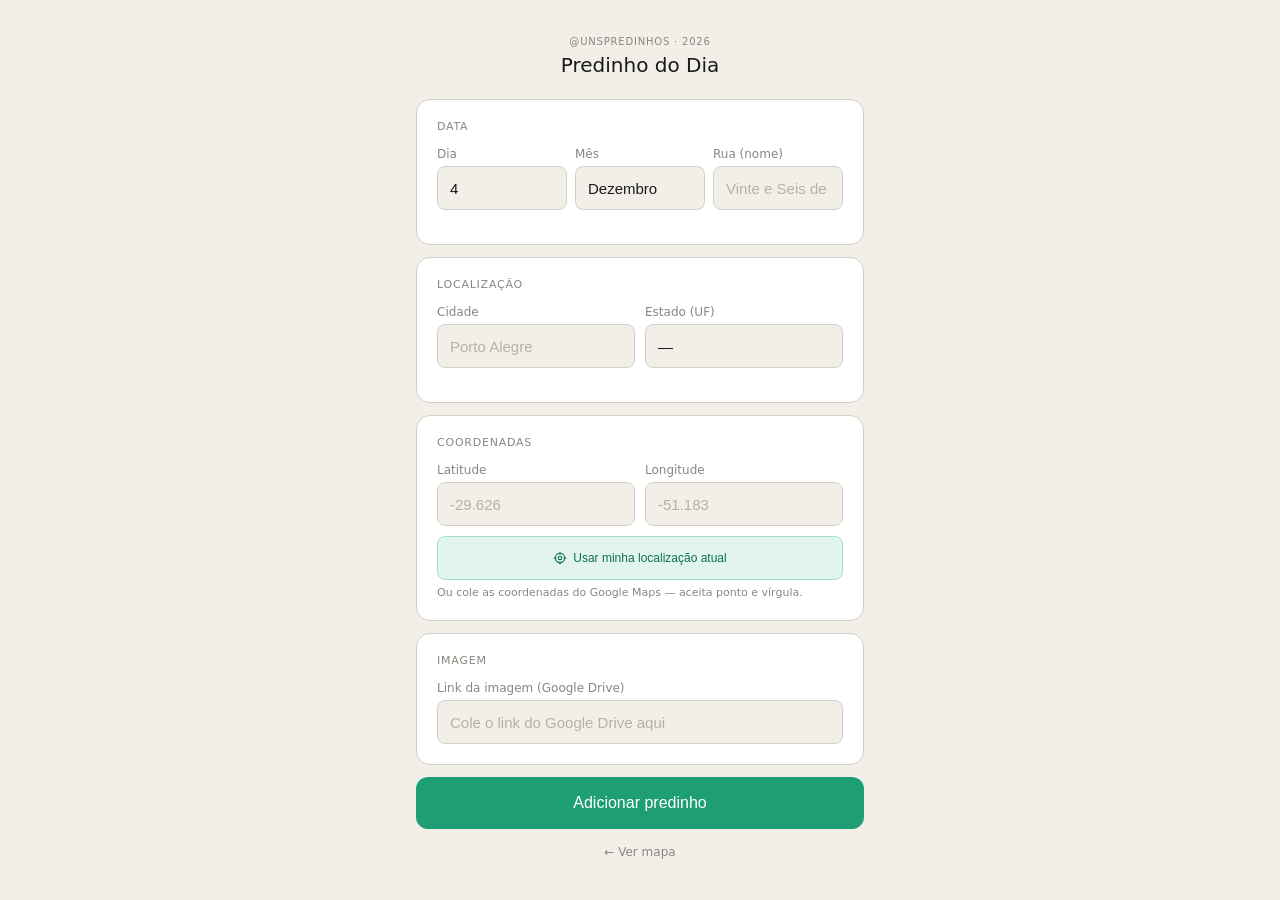
<file: adicionar/index.html>
<!DOCTYPE html>
<html lang="pt-BR">
<head>
<meta charset="UTF-8">
<meta name="viewport" content="width=device-width, initial-scale=1.0, maximum-scale=1.0">
<title>Adicionar Predinho</title>
<style>
*{box-sizing:border-box;margin:0;padding:0}
body{font-family:system-ui,sans-serif;background:#f1efe8;color:#1a1a18;min-height:100vh}
@media(prefers-color-scheme:dark){body{background:#1a1a18;color:#e8e6df}}

#wrap{max-width:480px;margin:0 auto;padding:16px}

#header{text-align:center;padding:20px 0 18px;margin-bottom:4px}
#header .tag{font-size:10px;letter-spacing:0.08em;color:#888780;text-transform:uppercase;margin-bottom:6px}
#header h1{font-size:20px;font-weight:500;color:#1a1a18}
@media(prefers-color-scheme:dark){#header h1{color:#e8e6df}}

.card{background:#fff;border-radius:14px;padding:20px;margin-bottom:12px;border:0.5px solid #d3d1c7}
@media(prefers-color-scheme:dark){.card{background:#2c2c2a;border-color:#3d3d3a}}

.card-title{font-size:11px;font-weight:500;color:#888780;letter-spacing:0.07em;text-transform:uppercase;margin-bottom:14px}

.field{margin-bottom:14px}
.field:last-child{margin-bottom:0}
label{display:block;font-size:12px;color:#888780;margin-bottom:5px}
input,select{
  width:100%;
  height:44px;
  padding:0 12px;
  font-size:15px;
  color:#1a1a18;
  background:#f1efe8;
  border:0.5px solid #d3d1c7;
  border-radius:8px;
  outline:none;
  transition:border-color .15s,background .15s;
  -webkit-appearance:none;
}
@media(prefers-color-scheme:dark){
  input,select{background:#1a1a18;color:#e8e6df;border-color:#3d3d3a}
}
input:focus,select:focus{border-color:#5DCAA5;background:#fff}
@media(prefers-color-scheme:dark){input:focus,select:focus{background:#2c2c2a}}
input::placeholder{color:#b4b2a9}

.row{display:grid;grid-template-columns:1fr 1fr;gap:10px}
.row3{display:grid;grid-template-columns:1fr 1fr 1fr;gap:8px}

.coords-wrap{display:grid;grid-template-columns:1fr 1fr;gap:10px;align-items:end}
.coords-btn{
  height:44px;
  background:#E1F5EE;
  color:#0F6E56;
  border:0.5px solid #9FE1CB;
  border-radius:8px;
  font-size:12px;
  font-weight:500;
  cursor:pointer;
  display:flex;
  align-items:center;
  justify-content:center;
  gap:6px;
  white-space:nowrap;
  transition:opacity .15s;
}
.coords-btn:active{opacity:.8}
.coords-hint{font-size:11px;color:#888780;margin-top:5px;line-height:1.4}

.region-badge{display:inline-flex;align-items:center;gap:5px;font-size:12px;font-weight:500;padding:5px 10px;border-radius:12px;margin-top:8px;transition:all .2s}

#submit-btn{
  width:100%;
  height:52px;
  background:#1D9E75;
  color:#fff;
  border:none;
  border-radius:12px;
  font-size:16px;
  font-weight:500;
  cursor:pointer;
  transition:opacity .15s,transform .1s;
  margin-top:4px;
  display:flex;
  align-items:center;
  justify-content:center;
  gap:8px;
}
#submit-btn:active{opacity:.85;transform:scale(.98)}
#submit-btn:disabled{background:#d3d1c7;cursor:default;transform:none}

#feedback{
  margin-top:12px;
  padding:14px 16px;
  border-radius:10px;
  font-size:13px;
  line-height:1.5;
  display:none;
  text-align:center;
}
#feedback.ok{background:#F0FBF6;color:#0F6E56}
#feedback.err{background:#FEF2F2;color:#A32D2D}

.back-link{display:block;text-align:center;margin-top:16px;font-size:12px;color:#888780;text-decoration:none}
.back-link:hover{color:#1a1a18}
@media(prefers-color-scheme:dark){.back-link:hover{color:#e8e6df}}

@keyframes spin{to{transform:rotate(360deg)}}
.spinner{width:18px;height:18px;border:2.5px solid rgba(255,255,255,.4);border-top-color:#fff;border-radius:50%;animation:spin .7s linear infinite;flex-shrink:0;display:none}
</style>
</head>
<body>
<div id="wrap">

<script>
const SHEET_URL='https://script.google.com/macros/s/AKfycbzTnhTf2CH2Q6nVnla3YgJC-1mx7I804AsKIhASMYsCZrgWZwfyjAnZS-oIKu4xQnbXSg/exec';
const REGIOES={
  RS:'Sul',SC:'Sul',PR:'Sul',
  SP:'Sudeste',RJ:'Sudeste',MG:'Sudeste',ES:'Sudeste',
  BA:'Nordeste',PE:'Nordeste',CE:'Nordeste',MA:'Nordeste',
  RN:'Nordeste',PB:'Nordeste',AL:'Nordeste',SE:'Nordeste',PI:'Nordeste',
  MS:'Centro Oeste',MT:'Centro Oeste',GO:'Centro Oeste',DF:'Centro Oeste',
  PA:'Norte',AM:'Norte',AC:'Norte',RO:'Norte',RR:'Norte',AP:'Norte',TO:'Norte'
};
const RC_BG  ={Sul:'#E1F5EE',Sudeste:'#E6F1FB',Nordeste:'#FAECE7','Centro Oeste':'#FAEEDA',Norte:'#EEEDFE'};
const RC_TEXT={Sul:'#0F6E56',Sudeste:'#185FA5',Nordeste:'#993C1D','Centro Oeste':'#854F0B',Norte:'#534AB7'};
const RC_BOR ={Sul:'#9FE1CB',Sudeste:'#B5D4F4',Nordeste:'#F5C4B3','Centro Oeste':'#FAC775',Norte:'#CECBF6'};
</script>

<div id="header">
  <div class="tag">@unspredinhos · 2026</div>
  <h1>Predinho do Dia</h1>
</div>

<div class="card">
  <div class="card-title">Data</div>
  <div class="row3">
    <div class="field">
      <label>Dia</label>
      <input type="number" id="f-dia" min="1" max="31" placeholder="26">
    </div>
    <div class="field">
      <label>Mês</label>
      <select id="f-mes">
        <option value="">—</option>
        <option value="1">Janeiro</option>
        <option value="2">Fevereiro</option>
        <option value="3">Março</option>
        <option value="4">Abril</option>
        <option value="5">Maio</option>
        <option value="6">Junho</option>
        <option value="7">Julho</option>
        <option value="8">Agosto</option>
        <option value="9">Setembro</option>
        <option value="10">Outubro</option>
        <option value="11">Novembro</option>
        <option value="12">Dezembro</option>
      </select>
    </div>
    <div class="field">
      <label>Rua (nome)</label>
      <input type="text" id="f-rua" placeholder="Vinte e Seis de Março">
    </div>
  </div>
</div>

<div class="card">
  <div class="card-title">Localização</div>
  <div class="row">
    <div class="field">
      <label>Cidade</label>
      <input type="text" id="f-cidade" placeholder="Porto Alegre" oninput="updateRegiao()">
    </div>
    <div class="field">
      <label>Estado (UF)</label>
      <select id="f-uf" onchange="updateRegiao()">
        <option value="">—</option>
        <option>AC</option><option>AL</option><option>AM</option><option>AP</option>
        <option>BA</option><option>CE</option><option>DF</option><option>ES</option>
        <option>GO</option><option>MA</option><option>MG</option><option>MS</option>
        <option>MT</option><option>PA</option><option>PB</option><option>PE</option>
        <option>PI</option><option>PR</option><option>RJ</option><option>RN</option>
        <option>RO</option><option>RR</option><option>RS</option><option>SC</option>
        <option>SE</option><option>SP</option><option>TO</option>
      </select>
    </div>
  </div>
  <div id="regiao-badge" style="display:none"></div>
</div>

<div class="card">
  <div class="card-title">Coordenadas</div>
  <div class="coords-wrap">
    <div>
      <div class="field" style="margin-bottom:0">
        <label>Latitude</label>
        <input type="text" id="f-lat" placeholder="-29.626" inputmode="decimal">
      </div>
    </div>
    <div>
      <div class="field" style="margin-bottom:0">
        <label>Longitude</label>
        <input type="text" id="f-lng" placeholder="-51.183" inputmode="decimal">
      </div>
    </div>
  </div>
  <button class="coords-btn" style="width:100%;margin-top:10px" onclick="pegarLocalizacao()">
    <svg width="14" height="14" viewBox="0 0 24 24" fill="none" stroke="currentColor" stroke-width="2" stroke-linecap="round" stroke-linejoin="round"><circle cx="12" cy="12" r="3"/><path d="M12 2v3M12 19v3M2 12h3M19 12h3"/><circle cx="12" cy="12" r="8"/></svg>
    Usar minha localização atual
  </button>
  <div class="coords-hint">Ou cole as coordenadas do Google Maps — aceita ponto e vírgula.</div>
</div>

<div class="card">
  <div class="card-title">Imagem</div>
  <div class="field" style="margin-bottom:0">
    <label>Link da imagem (Google Drive)</label>
    <input type="url" id="f-img" placeholder="Cole o link do Google Drive aqui" inputmode="url" oninput="previewImg(this.value)">
  </div>
</div>

<button id="submit-btn" onclick="enviar()">
  <span class="spinner" id="spinner"></span>
  <span id="submit-txt">Adicionar predinho</span>
</button>

<div id="feedback"></div>

<a class="back-link" href="/">← Ver mapa</a>

</div>

<script>
function updateRegiao(){
  const uf=document.getElementById('f-uf').value.toUpperCase();
  const reg=REGIOES[uf];
  const badge=document.getElementById('regiao-badge');
  if(reg){
    badge.style.display='block';
    badge.innerHTML=`<span class="region-badge" style="background:${RC_BG[reg]};color:${RC_TEXT[reg]};border:0.5px solid ${RC_BOR[reg]}">${reg}</span>`;
  } else {
    badge.style.display='none';
  }
}

function pegarLocalizacao(){
  if(!navigator.geolocation){alert('Geolocalização não disponível neste dispositivo.');return;}
  navigator.geolocation.getCurrentPosition(
    pos=>{
      document.getElementById('f-lat').value=pos.coords.latitude.toFixed(6);
      document.getElementById('f-lng').value=pos.coords.longitude.toFixed(6);
    },
    err=>alert('Não foi possível obter a localização: '+err.message)
  );
}

function normalizar(v){ return parseFloat(String(v).replace(',','.')); }

function normalizarImg(url){
  if(!url) return '';
  const m = url.match(/\/d\/([a-zA-Z0-9_-]{10,})/);
  if(m) return 'https://lh3.googleusercontent.com/d/' + m[1];
  return url;
}

function previewImg(url){
  const clean = normalizarImg(url.trim());
  const wrap = document.getElementById('img-preview');
  const el = document.getElementById('img-preview-el');
  if(clean){
    el.src = clean;
    wrap.style.display = 'block';
    el.onerror = () => { wrap.style.display = 'none'; };
  } else {
    wrap.style.display = 'none';
  }
}

function hoje(){
  const d=new Date();
  return {dia:d.getDate(),mes:d.getMonth()+1};
}

// Preenche data de hoje ao carregar
window.addEventListener('DOMContentLoaded',()=>{
  const h=hoje();
  document.getElementById('f-dia').value=h.dia;
  document.getElementById('f-mes').value=h.mes;
});

async function enviar(){
  const dia=parseInt(document.getElementById('f-dia').value);
  const mes=parseInt(document.getElementById('f-mes').value);
  const rua=document.getElementById('f-rua').value.trim();
  const cidade=document.getElementById('f-cidade').value.trim();
  const uf=document.getElementById('f-uf').value.toUpperCase().trim();
  const lat=normalizar(document.getElementById('f-lat').value);
  const lng=normalizar(document.getElementById('f-lng').value);
  const img=normalizarImg(document.getElementById('f-img').value.trim());

  if(!dia||!mes||!cidade||!uf||isNaN(lat)||isNaN(lng)){
    mostrar('err','Preenche pelo menos: dia, mês, cidade, estado e coordenadas.');
    return;
  }

  const btn=document.getElementById('submit-btn');
  const spinner=document.getElementById('spinner');
  const txt=document.getElementById('submit-txt');
  btn.disabled=true;
  spinner.style.display='block';
  txt.textContent='Enviando...';

  try{
    const res=await fetch(SHEET_URL,{
      method:'POST',
      body:JSON.stringify({dia,mes,rua,cidade,uf,latitude:lat,longitude:lng,img}),
    });
    const json=await res.json();
    if(json.ok){
      mostrar('ok',`Predinho de ${cidade} adicionado! O mapa atualiza na próxima vez que for aberto.`);
      limpar();
    } else {
      mostrar('err','Erro ao salvar: '+(json.error||'tente de novo'));
    }
  }catch(e){
    mostrar('err','Erro de conexão: '+e.message);
  }finally{
    btn.disabled=false;
    spinner.style.display='none';
    txt.textContent='Adicionar predinho';
  }
}

function mostrar(tipo,msg){
  const fb=document.getElementById('feedback');
  fb.className=tipo;
  fb.textContent=msg;
  fb.style.display='block';
  fb.scrollIntoView({behavior:'smooth',block:'nearest'});
}

function limpar(){
  const h=hoje();
  document.getElementById('f-dia').value=h.dia;
  document.getElementById('f-mes').value=h.mes;
  ['f-rua','f-cidade','f-lat','f-lng','f-img'].forEach(id=>document.getElementById(id).value='');
  document.getElementById('f-uf').value='';
  document.getElementById('regiao-badge').style.display='none';
}
</script>
</body>
</html>
</file>
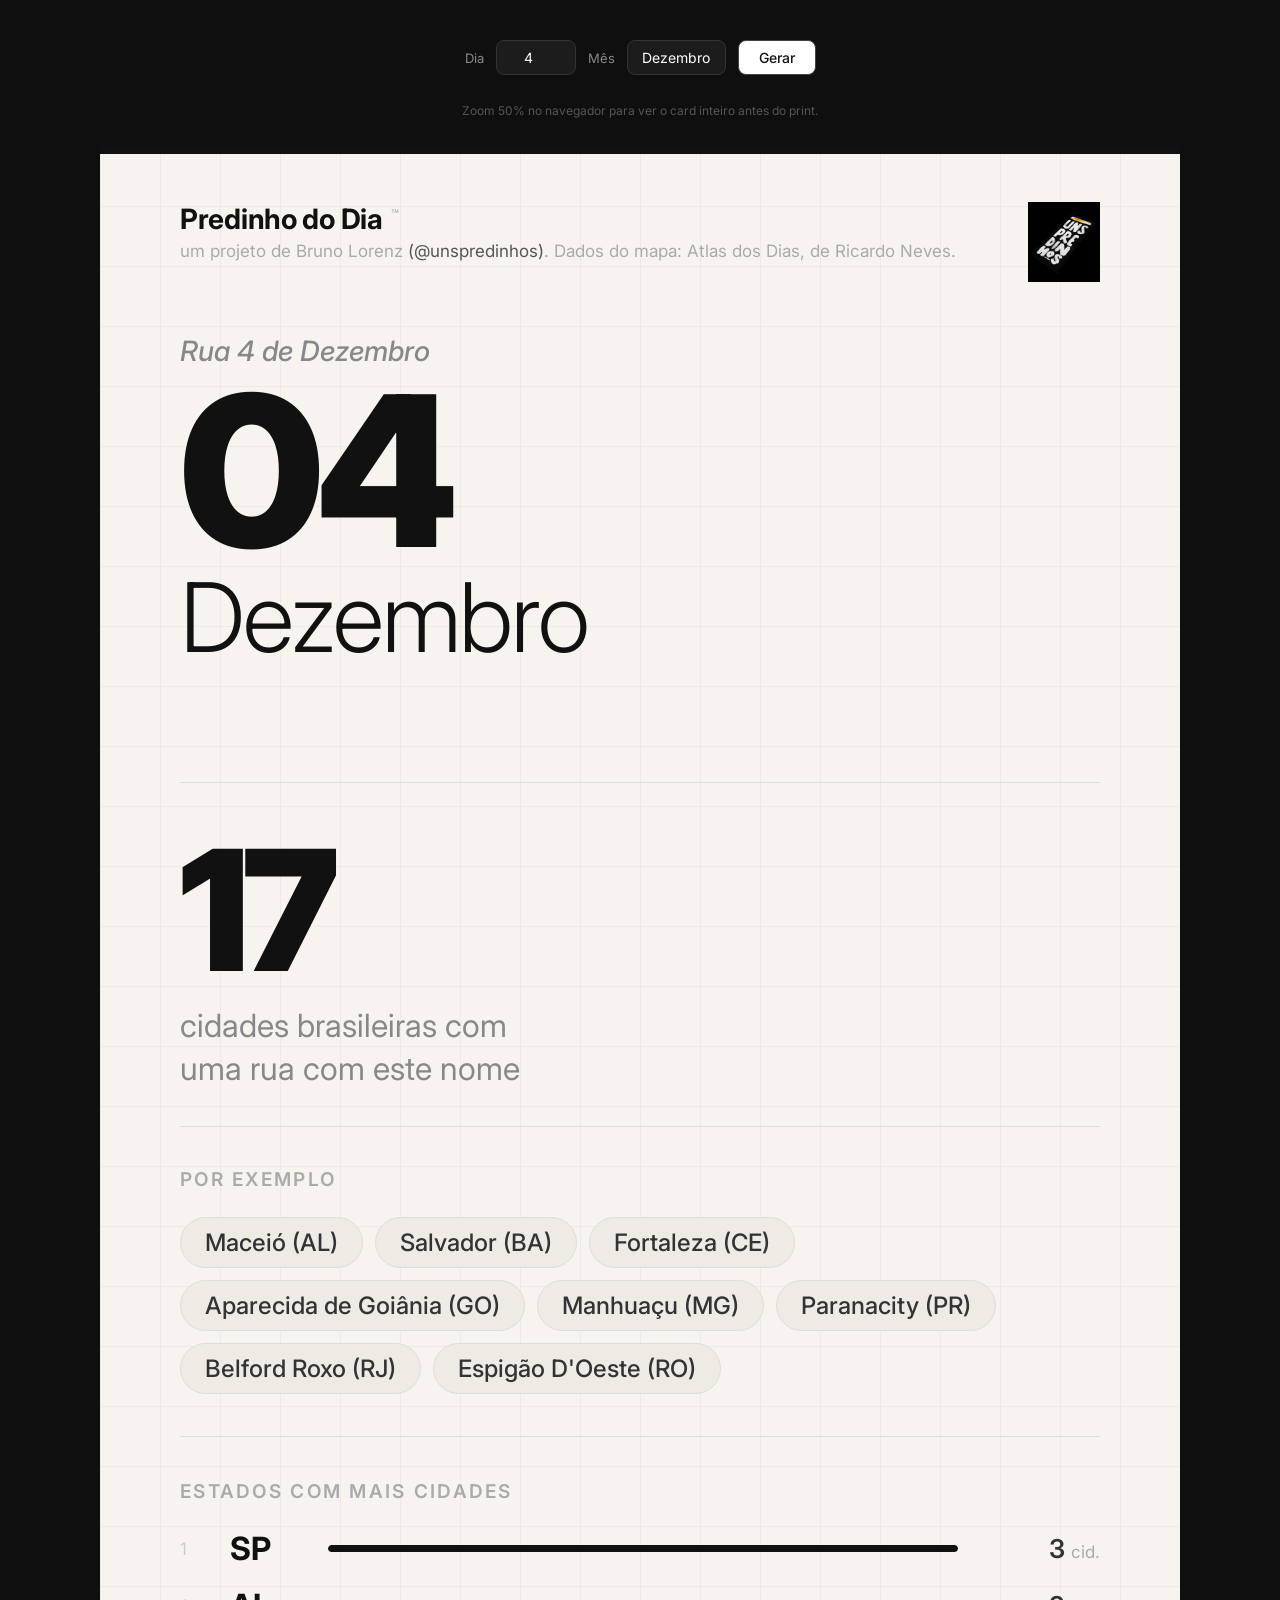
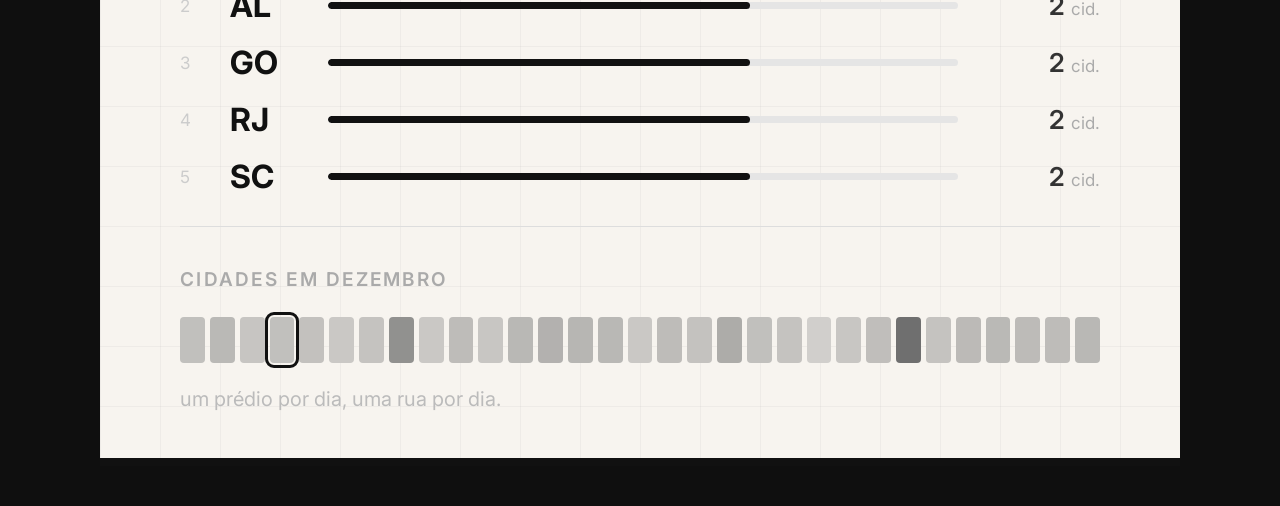
<file: card/index.html>
<!DOCTYPE html>
<html lang="pt-BR">
<head>
<meta charset="UTF-8">
<meta name="viewport" content="width=device-width, initial-scale=1.0">
<title>Predinho do Dia — Card</title>
<link href="https://fonts.googleapis.com/css2?family=Inter:wght@300;400;500;600;700;900&display=swap" rel="stylesheet">
<style>
* { margin:0; padding:0; box-sizing:border-box; }
body {
  font-family: 'Inter', sans-serif;
  background: #0f0f0f;
  display: flex; flex-direction: column; align-items: center;
  padding: 40px 20px; min-height: 100vh; gap: 28px;
}
.controls {
  display: flex; gap: 12px; align-items: center; flex-wrap: wrap; justify-content: center;
}
.controls label { color: #888; font-size: 13px; }
.controls select, .controls input[type=number] {
  background: #1c1c1c; border: 1px solid #333; color: #fff;
  padding: 8px 14px; border-radius: 8px; font-size: 14px;
  font-family: 'Inter', sans-serif; cursor: pointer; appearance: none;
}
.controls input[type=number] { width: 80px; text-align: center; }
.hint { color: #555; font-size: 12px; text-align: center; }

#card {
  width: 1080px; height: 1920px;
  background: #f7f4ef;
  position: relative; overflow: hidden;
  transform-origin: top center; flex-shrink: 0;
}
#card::before {
  content: ''; position: absolute; inset: 0;
  background-image:
    linear-gradient(rgba(0,0,0,0.035) 1px, transparent 1px),
    linear-gradient(90deg, rgba(0,0,0,0.035) 1px, transparent 1px);
  background-size: 60px 60px; pointer-events: none;
}
.accent { position: absolute; left:0; right:0; height:8px; background:#111; }
.divider { position: absolute; left:80px; right:80px; height:1px; background:#ddd; }

.card-header { position: absolute; top:56px; left:80px; right:80px; }
.card-brand {
  display: flex; align-items: flex-start;
  justify-content: space-between; margin-bottom: 52px;
}
.card-brand-title { font-size:28px; font-weight:700; color:#111; letter-spacing:-0.01em; }
.card-brand-title sup { font-size:13px; font-weight:400; color:#aaa; vertical-align:super; margin-left:2px; }
.card-brand-sub { font-size:17px; font-weight:400; color:#aaa; margin-top:5px; }
.card-brand-sub span { color:#555; }
.card-logo { width:72px; height:80px; object-fit:contain; }

.card-street-name { font-size:28px; font-weight:500; font-style:italic; color:#888; margin-bottom:14px; }
.card-date-number { font-size:210px; font-weight:900; color:#111; line-height:0.85; letter-spacing:-0.04em; }
.card-date-month { font-size:96px; font-weight:300; color:#111; letter-spacing:-0.02em; line-height:1; margin-top:8px; }

.card-hero { position:absolute; left:80px; right:80px; }
.card-hero-number { font-size:168px; font-weight:900; color:#111; line-height:1; letter-spacing:-0.04em; }
.card-hero-label { font-size:32px; font-weight:400; color:#888; margin-top:10px; line-height:1.35; }

.st { font-size:19px; font-weight:600; color:#aaa; letter-spacing:0.12em; text-transform:uppercase; margin-bottom:26px; }

.card-cities { position:absolute; left:80px; right:80px; }
.card-city-tags { display:flex; flex-wrap:wrap; gap:12px; }
.card-city-tag {
  background:#eeebe4; border:1px solid #ddd; border-radius:40px;
  padding:10px 24px; font-size:24px; font-weight:500; color:#333; white-space:nowrap;
}

.card-bars { position:absolute; left:80px; right:80px; }
.card-uf-row { display:flex; align-items:center; margin-bottom:18px; gap:22px; }
.card-uf-rank { font-size:17px; font-weight:400; color:#ccc; width:28px; flex-shrink:0; }
.card-uf-name { font-size:32px; font-weight:700; color:#111; width:76px; flex-shrink:0; }
.card-uf-bar-wrap { flex:1; height:7px; background:#e5e5e5; border-radius:4px; overflow:hidden; }
.card-uf-bar { height:100%; background:#111; border-radius:4px; }
.card-uf-count { font-size:26px; font-weight:600; color:#333; width:120px; text-align:right; flex-shrink:0; }
.card-uf-unit { font-size:17px; font-weight:400; color:#aaa; }

.card-heat { position:absolute; left:80px; right:80px; }
.card-heat-grid { display:grid; gap:5px; }
.card-heat-cell { border-radius:4px; }
.card-heat-cell.today { outline:3px solid #111; outline-offset:2px; }

.card-footer {
  position:absolute; bottom:52px; left:80px; right:80px;
  display:flex; align-items:center; justify-content:space-between;
}
.card-footer-text { font-size:20px; color:#bbb; font-weight:400; line-height:1.5; }
</style>
</head>
<body>

<div class="controls">
  <label>Dia</label>
  <input type="number" id="inputDay" min="1" max="31">
  <label>Mês</label>
  <select id="inputMonth">
    <option value="1">Janeiro</option><option value="2">Fevereiro</option>
    <option value="3">Março</option><option value="4">Abril</option>
    <option value="5">Maio</option><option value="6">Junho</option>
    <option value="7">Julho</option><option value="8">Agosto</option>
    <option value="9">Setembro</option><option value="10">Outubro</option>
    <option value="11">Novembro</option><option value="12">Dezembro</option>
  </select>
  <button onclick="updateCard()" style="background:#fff;border:1px solid #444;color:#111;padding:8px 20px;border-radius:8px;font-size:14px;font-family:Inter,sans-serif;cursor:pointer;font-weight:500;">Gerar</button>
</div>
<p class="hint">Zoom 50% no navegador para ver o card inteiro antes do print.</p>

<div id="card">
  <div class="accent" style="top:0;"></div>

  <div class="card-header">
    <div class="card-brand">
      <div>
        <div class="card-brand-title">Predinho do Dia <sup>™</sup></div>
        <div class="card-brand-sub">um projeto de Bruno Lorenz <span>(@unspredinhos)</span>. Dados do mapa: Atlas dos Dias, de Ricardo Neves.</div>
      </div>
      <img class="card-logo" src="[data-uri]" alt="logo">
    </div>
    <div class="card-street-name" id="cardStreetName"></div>
    <div class="card-date-number" id="cardDateNum">07</div>
    <div class="card-date-month" id="cardDateMonth">Setembro</div>
  </div>

  <div class="divider" style="top:636px;"></div>

  <div class="card-hero" style="top:680px;">
    <div class="card-hero-number" id="cardCities">0</div>
    <div class="card-hero-label">cidades brasileiras com<br>uma rua com este nome</div>
  </div>

  <div class="divider" style="top:980px;"></div>

  <div class="card-cities" style="top:1022px;">
    <div class="st">por exemplo</div>
    <div class="card-city-tags" id="cardCityTags"></div>
  </div>

  <div class="divider" style="top:1290px;"></div>

  <div class="card-bars" style="top:1334px;">
    <div class="st">estados com mais cidades</div>
    <div id="cardTop5"></div>
  </div>

  <div class="divider" style="top:1680px;"></div>

  <div class="card-heat" style="top:1722px;">
    <div class="st" id="cardHeatTitle"></div>
    <div class="card-heat-grid" id="cardHeat" style="grid-template-columns:repeat(31,1fr);"></div>
  </div>

  <div class="card-footer">
    <div class="card-footer-text">um prédio por dia, uma rua por dia.</div>
  </div>

  <div class="accent" style="bottom:0;"></div>
</div>

<script>
const CARD_DATA = {"days":{"01-01":{"c":162,"u":[["MG",27],["SP",17],["PA",14],["BA",12],["GO",10]],"s":["Feijó (AC)","Girau do Ponciano (AL)","Itacoatiara (AM)","Macapá (AP)","Belo Campo (BA)","Caucaia (CE)","Guarapari (ES)","Aparecida de Goiânia (GO)"]},"02-01":{"c":19,"u":[["PA",3],["PE",3],["RJ",3],["BA",2],["AL",1]],"s":["Porto de Pedras (AL)","Salvador (BA)","Serra (ES)","Aparecida de Goiânia (GO)","Aparecida do Taboado (MS)","Cuiabá (MT)","Ananindeua (PA)","Arcoverde (PE)"]},"03-01":{"c":13,"u":[["SC",3],["SP",2],["CE",1],["GO",1],["MA",1]],"s":["Jardim (CE)","Aparecida de Goiânia (GO)","São Luís (MA)","Cuiabá (MT)","Parnaíba (PI)","Santo Antônio da Platina (PR)","Rio de Janeiro (RJ)","Brusque (SC)"]},"04-01":{"c":7,"u":[["CE",1],["ES",1],["MA",1],["MT",1],["RJ",1]],"s":["Fortaleza (CE)","Vitória (ES)","São Luís (MA)","Cuiabá (MT)","Quissamã (RJ)","Santiago (RS)","Nossa Senhora do Socorro (SE)"]},"05-01":{"c":15,"u":[["RJ",3],["RS",2],["SP",2],["AM",1],["BA",1]],"s":["Manaus (AM)","Salvador (BA)","Sanclerlândia (GO)","São Luís (MA)","Belo Horizonte (MG)","Cuiabá (MT)","Arcoverde (PE)","Campos dos Goytacazes (RJ)"]},"06-01":{"c":39,"u":[["PE",5],["SC",5],["SP",5],["MG",4],["RN",4]],"s":["Arapiraca (AL)","Rio Preto da Eva (AM)","Salvador (BA)","Fortaleza (CE)","Vila Velha (ES)","Jussara (GO)","Benedito Leite (MA)","Ipatinga (MG)"]},"07-01":{"c":18,"u":[["PA",4],["SC",3],["SP",2],["BA",1],["CE",1]],"s":["Salvador (BA)","Fortaleza (CE)","Goiânia (GO)","Araxá (MG)","Barcarena (PA)","Prata (PB)","Recife (PE)","Picos (PI)"]},"08-01":{"c":11,"u":[["BA",3],["PR",2],["SC",2],["CE",1],["MT",1]],"s":["Coribe (BA)","Cruz (CE)","Cuiabá (MT)","Manoel Ribas (PR)","São Francisco de Itabapoana (RJ)","Blumenau (SC)","São Paulo (SP)"]},"09-01":{"c":21,"u":[["RJ",4],["PE",3],["BA",2],["MG",2],["PA",2]],"s":["Salvador (BA)","Guaraciaba do Norte (CE)","Vitória (ES)","São Miguel do Passa Quatro (GO)","Centralina (MG)","Cuiabá (MT)","Belém (PA)","Bezerros (PE)"]},"10-01":{"c":20,"u":[["PA",4],["BA",3],["PE",3],["SC",2],["AC",1]],"s":["Rio Branco (AC)","Buritirama (BA)","Fortaleza (CE)","Benedito Leite (MA)","São Pedro da União (MG)","Ananindeua (PA)","Conde (PB)","Jaboatão dos Guararapes (PE)"]},"11-01":{"c":7,"u":[["AM",1],["BA",1],["CE",1],["ES",1],["GO",1]],"s":["Manaus (AM)","Salvador (BA)","Santana do Cariri (CE)","Vitória (ES)","Goiânia (GO)","Várzea (PB)","São Gonçalo (RJ)"]},"12-01":{"c":17,"u":[["GO",3],["PA",2],["RJ",2],["RS",2],["SC",2]],"s":["Salvador (BA)","Aloândia (GO)","Barcarena (PA)","Recife (PE)","Japeri (RJ)","Natal (RN)","Lagoa Vermelha (RS)","Joinville (SC)"]},"13-01":{"c":9,"u":[["RS",3],["MG",2],["SP",2],["PA",1],["TO",1]],"s":["Almenara (MG)","Castanhal (PA)","Parobé (RS)","Osasco (SP)","Araguaína (TO)"]},"14-01":{"c":10,"u":[["CE",2],["AM",1],["AP",1],["BA",1],["GO",1]],"s":["Manaus (AM)","Santana (AP)","Alagoinhas (BA)","Cruz (CE)","Aparecida de Goiânia (GO)","São José da Lapa (MG)","Ananindeua (PA)","Bom Retiro (SC)"]},"15-01":{"c":22,"u":[["PE",4],["BA",3],["MG",2],["PA",2],["PB",2]],"s":["Manaus (AM)","Palmeiras (BA)","Anápolis (GO)","Lima Campos (MA)","Governador Valadares (MG)","Nova Xavantina (MT)","Belém (PA)","João Pessoa (PB)"]},"16-01":{"c":4,"u":[["BA",1],["CE",1],["GO",1],["MA",1]],"s":["Salvador (BA)","Fortaleza (CE)","Cristalina (GO)","Caxias (MA)"]},"17-01":{"c":9,"u":[["PI",2],["SC",2],["AL",1],["GO",1],["MT",1]],"s":["Maceió (AL)","Aparecida de Goiânia (GO)","Várzea Grande (MT)","Recife (PE)","Ipiranga do Piauí (PI)","Blumenau (SC)","Araguaína (TO)"]},"18-01":{"c":9,"u":[["RJ",2],["SC",2],["AM",1],["BA",1],["MA",1]],"s":["Iranduba (AM)","Salvador (BA)","São Luís (MA)","Itaguaí (RJ)","Porto Velho (RO)","Herval (RS)","Florianópolis (SC)"]},"19-01":{"c":8,"u":[["SP",2],["AM",1],["BA",1],["CE",1],["RS",1]],"s":["Manaus (AM)","Canudos (BA)","Fortaleza (CE)","Nova Roma do Sul (RS)","Criciúma (SC)","Aracaju (SE)","Praia Grande (SP)"]},"20-01":{"c":45,"u":[["SP",9],["MG",5],["PE",4],["RJ",4],["SC",4]],"s":["Rio Branco (AC)","Pindaí (BA)","Fortaleza (CE)","Vitória (ES)","Americano do Brasil (GO)","Codó (MA)","Ipatinga (MG)","Mãe do Rio (PA)"]},"21-01":{"c":7,"u":[["BA",1],["CE",1],["PE",1],["PI",1],["RN",1]],"s":["Salvador (BA)","Fortaleza (CE)","Arcoverde (PE)","Floriano (PI)","Natal (RN)","Ijuí (RS)","Pomerode (SC)"]},"22-01":{"c":7,"u":[["SP",2],["CE",1],["GO",1],["MA",1],["PA",1]],"s":["Icapuí (CE)","Quirinópolis (GO)","São Luís (MA)","Marituba (PA)","Paulo Frontin (PR)","São Paulo (SP)"]},"23-01":{"c":9,"u":[["BA",2],["AM",1],["CE",1],["GO",1],["PA",1]],"s":["Silves (AM)","Brumado (BA)","Fortaleza (CE)","Goiânia (GO)","Paragominas (PA)","Magé (RJ)","Formigueiro (RS)","Guaratinguetá (SP)"]},"24-01":{"c":18,"u":[["PI",3],["AC",2],["AM",2],["CE",2],["PA",2]],"s":["Rio Branco (AC)","Parintins (AM)","Salvador (BA)","Caucaia (CE)","Pacajá (PA)","Altos (PI)","Campos dos Goytacazes (RJ)","Porto Velho (RO)"]},"25-01":{"c":44,"u":[["SP",23],["CE",3],["SC",3],["PR",2],["RJ",2]],"s":["Rio Branco (AC)","Apuiarés (CE)","Colatina (ES)","Goiânia (GO)","Paraisópolis (MG)","Campo Grande (MS)","Belém (PA)","Cuité (PB)"]},"26-01":{"c":16,"u":[["PI",4],["PE",3],["RJ",3],["CE",1],["GO",1]],"s":["Santana do Acaraú (CE)","Aparecida de Goiânia (GO)","Altamira (PA)","Cabo de Santo Agostinho (PE)","Barra D'Alcântara (PI)","Campos dos Goytacazes (RJ)","Lajeado (RS)","Faxinal dos Guedes (SC)"]},"27-01":{"c":13,"u":[["PE",3],["RS",3],["BA",1],["CE",1],["GO",1]],"s":["Salvador (BA)","Fortaleza (CE)","Goiânia (GO)","Pedro Leopoldo (MG)","Caruaru (PE)","Valença (RJ)","Jaguarão (RS)","Blumenau (SC)"]},"28-01":{"c":10,"u":[["RS",2],["BA",1],["MG",1],["PA",1],["PB",1]],"s":["Salvador (BA)","Divinópolis (MG)","Castanhal (PA)","Puxinanã (PB)","Recife (PE)","Apucarana (PR)","São Gonçalo (RJ)","Giruá (RS)"]},"29-01":{"c":10,"u":[["SP",4],["PE",2],["BA",1],["ES",1],["PR",1]],"s":["Feira de Santana (BA)","Apiacá (ES)","Arcoverde (PE)","Piraquara (PR)","Rio de Janeiro (RJ)","Campinas (SP)"]},"30-01":{"c":2,"u":[["MG",1],["PR",1]],"s":["Governador Valadares (MG)","União da Vitória (PR)"]},"31-01":{"c":15,"u":[["RS",3],["PA",2],["PI",2],["RJ",2],["CE",1]],"s":["Fortaleza (CE)","Ivolândia (GO)","São Domingos do Maranhão (MA)","Santa Luzia (MG)","Belém (PA)","Sirinhaém (PE)","Arraial (PI)","Nova Iguaçu (RJ)"]},"01-02":{"c":9,"u":[["SE",2],["AM",1],["GO",1],["MG",1],["PE",1]],"s":["Tabatinga (AM)","Goiﾃ｢nia (GO)","Sﾃ｣o Francisco do Glﾃｳria (MG)","Arcoverde (PE)","Nova Santa Rosa (PR)","Maricﾃ｡ (RJ)","Gracho Cardoso (SE)","Assis (SP)"]},"02-02":{"c":36,"u":[["BA",5],["PA",4],["PI",4],["RJ",4],["SP",4]],"s":["Arapiraca (AL)","Candeias (BA)","Itapajﾃｩ (CE)","Vila Velha (ES)","Goiﾃ｢nia (GO)","Caxias (MA)","Governador Valadares (MG)","Ananindeua (PA)"]},"03-02":{"c":4,"u":[["AM",1],["MG",1],["PA",1],["RJ",1]],"s":["Iranduba (AM)","Guapﾃｩ (MG)","Benevides (PA)","Sﾃ｣o Pedro da Aldeia (RJ)"]},"04-02":{"c":16,"u":[["PE",5],["RJ",3],["SC",3],["SP",2],["ES",1]],"s":["Serra (ES)","Aparecida de Goiania (GO)","Arcoverde (PE)","Itaborai (RJ)","Natal (RN)","Blumenau (SC)","Dois Corregos (SP)"]},"05-02":{"c":11,"u":[["CE",2],["PE",2],["PR",2],["AM",1],["BA",1]],"s":["Manaus (AM)","Salvador (BA)","Forquilha (CE)","Alvinﾃｳpolis (MG)","Arcoverde (PE)","Clevelﾃ｢ndia (PR)","Belford Roxo (RJ)","Campinas (SP)"]},"06-02":{"c":10,"u":[["ES",2],["PE",2],["RJ",2],["RS",2],["AL",1]],"s":["Olho d'ﾃ“ua das Flores (AL)","Cariacica (ES)","Aparecida de Goiania (GO)","Arcoverde (PE)","Japeri (RJ)","Sapiranga (RS)"]},"07-02":{"c":8,"u":[["SP",4],["ES",1],["GO",1],["PE",1],["SC",1]],"s":["Cariacica (ES)","Aparecida de Goiania (GO)","Rio Formoso (PE)","Rio do Campo (SC)","Assis (SP)"]},"08-02":{"c":4,"u":[["BA",1],["MS",1],["PE",1],["SP",1]],"s":["Salvador (BA)","ﾃ“ua Clara (MS)","Recife (PE)","Santo Andrﾃｩ (SP)"]},"09-02":{"c":9,"u":[["PA",2],["RS",2],["GO",1],["PB",1],["PR",1]],"s":["Ipora (GO)","Rondon do Parﾃ｡ (PA)","Piancﾃｳ (PB)","Clevelandia (PR)","Natal (RN)","Igrejinha (RS)","Hortolandia (SP)"]},"10-02":{"c":11,"u":[["RJ",3],["SC",2],["CE",1],["GO",1],["PA",1]],"s":["Fortaleza (CE)","Niquelandia (GO)","Belem (PA)","Rio de Janeiro (RJ)","Viamao (RS)","Jose Boiteux (SC)","Cubatﾃ｣o (SP)","Sﾃ｣o Bento do Tocantins (TO)"]},"11-02":{"c":17,"u":[["PA",3],["SC",3],["PR",2],["RJ",2],["AC",1]],"s":["Rio Branco (AC)","Salvador (BA)","Campo Grande (MS)","Belem (PA)","Recife (PE)","Amarante (PI)","Araucﾃ｡ria (PR)","Rio de Janeiro (RJ)"]},"12-02":{"c":10,"u":[["PA",2],["SP",2],["AL",1],["BA",1],["RJ",1]],"s":["Olho dagua das Flores (AL)","Salvador (BA)","Belem (PA)","Rio de Janeiro (RJ)","Chapada (RS)","Taiﾃｳ (SC)","Nossa Senhora do Socorro (SE)","Campinas (SP)"]},"13-02":{"c":14,"u":[["SP",3],["BA",2],["MG",2],["RO",2],["AM",1]],"s":["Manaus (AM)","Irecﾃｪ (BA)","Vitoria (ES)","Betim (MG)","Naviraﾃｭ (MS)","Candeias do Jamari (RO)","Nossa Senhora do Socorro (SE)","Guaratingueta (SP)"]},"14-02":{"c":8,"u":[["SC",2],["AL",1],["PA",1],["RJ",1],["SE",1]],"s":["Delmiro Gouveia (AL)","Ananindeua (PA)","Niteroi (RJ)","Itapiranga (SC)","Nossa Senhora do Socorro (SE)","Torre de Pedra (SP)","Paraiso do Tocantins (TO)"]},"15-02":{"c":10,"u":[["PE",3],["SC",2],["AM",1],["BA",1],["MG",1]],"s":["Itamarati (AM)","Salvador (BA)","Santos Dumont (MG)","Alianca (PE)","Cornelio Procopio (PR)","Porto Alegre (RS)","Criciuma (SC)"]},"16-02":{"c":3,"u":[["BA",1],["MA",1],["RS",1]],"s":["Salvador (BA)","Caxias (MA)","Cachoeirinha (RS)"]},"17-02":{"c":10,"u":[["RJ",3],["SC",3],["BA",1],["ES",1],["RS",1]],"s":["Salvador (BA)","Itaguacu (ES)","Duque de Caxias (RJ)","Viamao (RS)","Iﾃｧara (SC)","Sao Bernardo do Campo (SP)"]},"18-02":{"c":13,"u":[["SP",5],["BA",2],["AC",1],["AM",1],["MA",1]],"s":["Rio Branco (AC)","Ipixuna (AM)","Boa Vista do Tupim (BA)","Codﾃｳ (MA)","Olinda (PE)","Rio de Janeiro (RJ)","Piratuba (SC)","Guarulhos (SP)"]},"19-02":{"c":13,"u":[["SP",4],["RJ",3],["RS",3],["PA",2],["BA",1]],"s":["Salvador (BA)","Belem (PA)","Belford Roxo (RJ)","Chapada (RS)","Osasco (SP)"]},"20-02":{"c":12,"u":[["PA",4],["BA",1],["GO",1],["MA",1],["PE",1]],"s":["Salvador (BA)","Itumbiara (GO)","Barreirinhas (MA)","Barcarena (PA)","Recife (PE)","Fenix (PR)","Duque de Caxias (RJ)","Dom Pedrito (RS)"]},"21-02":{"c":12,"u":[["SP",3],["PE",2],["RJ",2],["SC",2],["BA",1]],"s":["Salvador (BA)","Betim (MG)","Campina Grande (PB)","Jaboatao dos Guararapes (PE)","Nova Iguaﾃｧu (RJ)","Blumenau (SC)","Hortolﾃ｢ndia (SP)"]},"22-02":{"c":9,"u":[["SP",3],["CE",2],["AM",1],["BA",1],["MG",1]],"s":["Manaus (AM)","Salvador (BA)","Campos Sales (CE)","Andradas (MG)","Japeri (RJ)","Santa Maria da Serra (SP)"]},"23-02":{"c":2,"u":[["AM",1],["BA",1]],"s":["Manaus (AM)","Salvador (BA)"]},"24-02":{"c":31,"u":[["SP",12],["RS",6],["BA",4],["RJ",3],["MG",2]],"s":["Caraibas (BA)","Cassia (MG)","Bonito (MS)","Jaboatao dos Guararapes (PE)","Campos dos Goytacazes (RJ)","Arroio do Sal (RS)","Barretos (SP)"]},"25-02":{"c":13,"u":[["BA",4],["RS",3],["MA",2],["AC",1],["RJ",1]],"s":["Rio Branco (AC)","Dias d'avila (BA)","Pindare-Mirim (MA)","Campos dos Goytacazes (RJ)","Gravataﾃｭ (RS)","Ascurra (SC)","Sﾃ｣o Paulo (SP)"]},"26-02":{"c":4,"u":[["BA",1],["MG",1],["RJ",1],["RN",1]],"s":["Salvador (BA)","Piedade do Rio Grande (MG)","Rio de Janeiro (RJ)","Natal (RN)"]},"27-02":{"c":2,"u":[["PI",1],["SC",1]],"s":["Aroazes (PI)","Xanxerﾃｪ (SC)"]},"28-02":{"c":17,"u":[["RS",7],["SP",6],["MG",1],["PE",1],["PI",1]],"s":["Dionisio (MG)","Arcoverde (PE)","Elesbﾃ｣o Veloso (PI)","Rio de Janeiro (RJ)","Cerro Largo (RS)","Campinas (SP)"]},"29-02":{"c":3,"u":[["PI",1],["RN",1],["SC",1]],"s":["Teresina (PI)","Macaiba (RN)","Icara (SC)"]},"01-03":{"c":91,"u":[["MG",35],["RS",9],["PE",7],["RJ",7],["SP",6]],"s":["Rio Branco (AC)","Coruripe (AL)","Anori (AM)","Itabuna (BA)","Fortaleza (CE)","Vitória (ES)","Goiânia (GO)","Santa Inês (MA)"]},"02-03":{"c":14,"u":[["BA",2],["MG",2],["SC",2],["SP",2],["MA",1]],"s":["Cairu (BA)","Boa Vista do Gurupi (MA)","Betim (MG)","Campo Grande (MS)","Ananindeua (PA)","Olinda (PE)","Miguel Alves (PI)","Rio de Janeiro (RJ)"]},"03-03":{"c":17,"u":[["SP",3],["CE",2],["MG",2],["PA",2],["PE",2]],"s":["Autazes (AM)","Campos Sales (CE)","São Mateus (ES)","Carbonita (MG)","Campo Grande (MS)","Canaã dos Carajás (PA)","Goiana (PE)","Magé (RJ)"]},"04-03":{"c":11,"u":[["SP",4],["RS",2],["AC",1],["BA",1],["MG",1]],"s":["Brasiléia (AC)","Salvador (BA)","Santa Luzia (MG)","Recife (PE)","Nova Iguaçu (RJ)","Nova Hartz (RS)","Guarulhos (SP)"]},"05-03":{"c":22,"u":[["GO",5],["RJ",4],["ES",3],["RS",2],["SP",2]],"s":["Rio do Pires (BA)","Anchieta (ES)","Caiapônia (GO)","Timóteo (MG)","Canaã dos Carajás (PA)","Água Branca (PI)","Piraí do Sul (PR)","Bom Jardim (RJ)"]},"06-03":{"c":17,"u":[["CE",3],["PE",3],["MG",2],["PA",2],["SP",2]],"s":["Horizonte (CE)","Guarapari (ES)","Aparecida de Goiânia (GO)","Cruzília (MG)","Igarapé-Miri (PA)","Gameleira (PE)","Missal (PR)","Piratini (RS)"]},"07-03":{"c":14,"u":[["RS",3],["AM",2],["MG",2],["SP",2],["BA",1]],"s":["Manaus (AM)","Salvador (BA)","Caucaia (CE)","Ouro Fino (MG)","Morretes (PR)","Rio de Janeiro (RJ)","Arroio do Sal (RS)","Nossa Senhora do Socorro (SE)"]},"08-03":{"c":71,"u":[["RS",15],["SP",14],["MG",10],["SC",9],["PA",4]],"s":["Rio Branco (AC)","Arapiraca (AL)","Pintadas (BA)","Fortaleza (CE)","Cariacica (ES)","Goiânia (GO)","Bandeira do Sul (MG)","Naviraí (MS)"]},"09-03":{"c":16,"u":[["MG",3],["MA",2],["RJ",2],["RS",2],["SP",2]],"s":["Salvador (BA)","Paulino Neves (MA)","Campanha (MG)","Barcarena (PA)","Recife (PE)","Duque de Caxias (RJ)","Morro Reuter (RS)","Joinville (SC)"]},"10-03":{"c":15,"u":[["SP",4],["RJ",2],["CE",1],["GO",1],["MA",1]],"s":["Fortaleza (CE)","Anápolis (GO)","São Luís (MA)","Ouro Preto (MG)","Cuiabá (MT)","Cortês (PE)","Capitão de Campos (PI)","Morretes (PR)"]},"11-03":{"c":8,"u":[["AC",1],["MG",1],["PA",1],["PE",1],["PR",1]],"s":["Rio Branco (AC)","Januária (MG)","Canaã dos Carajás (PA)","Jupi (PE)","Maringá (PR)","Goianinha (RN)","Ibirama (SC)","Bebedouro (SP)"]},"12-03":{"c":15,"u":[["SP",4],["MG",2],["PE",2],["AM",1],["BA",1]],"s":["Manaus (AM)","Salvador (BA)","Fortaleza (CE)","Fortaleza de Minas (MG)","Olinda (PE)","Parnaíba (PI)","Natal (RN)","Rosário do Catete (SE)"]},"13-03":{"c":32,"u":[["PI",4],["SP",4],["BA",2],["MA",2],["MG",2]],"s":["Nova Olinda do Norte (AM)","Cachoeira (BA)","Vitória (ES)","Iporá (GO)","Imperatriz (MA)","Betim (MG)","Ananindeua (PA)","Recife (PE)"]},"14-03":{"c":20,"u":[["PA",9],["MA",2],["SP",2],["BA",1],["GO",1]],"s":["Salvador (BA)","Niquelândia (GO)","Santa Inês (MA)","Ladário (MS)","Primavera do Leste (MT)","Ananindeua (PA)","Recife (PE)","Foz do Iguaçu (PR)"]},"15-03":{"c":26,"u":[["PA",4],["RJ",4],["AM",2],["BA",2],["MG",2]],"s":["Coari (AM)","Paulo Afonso (BA)","Aparecida de Goiânia (GO)","São Luís (MA)","Betim (MG)","Belém (PA)","Recife (PE)","Cristalândia do Piauí (PI)"]},"16-03":{"c":14,"u":[["GO",3],["MG",3],["BA",1],["PA",1],["PE",1]],"s":["Salvador (BA)","Iporá (GO)","Betim (MG)","Bragança (PA)","Jaboatão dos Guararapes (PE)","Betânia do Piauí (PI)","Campo Mourão (PR)","Petrópolis (RJ)"]},"17-03":{"c":12,"u":[["SP",2],["AC",1],["AM",1],["GO",1],["MG",1]],"s":["Rio Branco (AC)","Manaus (AM)","Goiânia (GO)","Timóteo (MG)","Ladário (MS)","Almeirim (PA)","Arcoverde (PE)","Natal (RN)"]},"18-03":{"c":14,"u":[["PA",3],["SC",2],["SP",2],["AM",1],["BA",1]],"s":["Manaus (AM)","Salvador (BA)","Várzea Grande (MT)","Barcarena (PA)","Picuí (PB)","Recife (PE)","Tibagi (PR)","Campo Alegre (SC)"]},"19-03":{"c":49,"u":[["SP",8],["MG",7],["PA",4],["RS",4],["CE",3]],"s":["Macapá (AP)","Capela do Alto Alegre (BA)","Crateús (CE)","Alto Parnaíba (MA)","Alto Rio Doce (MG)","Confresa (MT)","Acará (PA)","Camalaú (PB)"]},"20-03":{"c":49,"u":[["RS",32],["RJ",3],["SC",3],["PA",2],["PI",2]],"s":["Rio Branco (AC)","Salvador (BA)","Goiânia (GO)","Sorriso (MT)","Belém (PA)","Miguel Alves (PI)","Congonhinhas (PR)","Campos dos Goytacazes (RJ)"]},"21-03":{"c":30,"u":[["SP",20],["BA",2],["GO",1],["MA",1],["MS",1]],"s":["Lapão (BA)","Goiânia (GO)","Alto Alegre do Pindaré (MA)","Campo Grande (MS)","Telêmaco Borba (PR)","Japeri (RJ)","Ipueira (RN)","Canoas (RS)"]},"22-03":{"c":17,"u":[["SP",4],["PA",3],["BA",2],["PE",2],["RS",2]],"s":["Manaus (AM)","Botuporã (BA)","Sooretama (ES)","Belém (PA)","Arcoverde (PE)","Campina Grande do Sul (PR)","Duque de Caxias (RJ)","Paraí (RS)"]},"23-03":{"c":10,"u":[["SC",3],["BA",1],["CE",1],["GO",1],["MA",1]],"s":["Salvador (BA)","Fortaleza (CE)","Aparecida de Goiânia (GO)","São Luís (MA)","Recife (PE)","Natal (RN)","Florianópolis (SC)","Araçatuba (SP)"]},"24-03":{"c":17,"u":[["RS",5],["CE",3],["BA",2],["SP",2],["GO",1]],"s":["Paratinga (BA)","Caucaia (CE)","Goiânia (GO)","Caxias (MA)","Além Paraíba (MG)","Parauapebas (PA)","Duque de Caxias (RJ)","Arroio Grande (RS)"]},"25-03":{"c":65,"u":[["SP",14],["CE",7],["PA",7],["RS",7],["GO",4]],"s":["Rio Branco (AC)","Campo Alegre (AL)","Manaus (AM)","Alagoinhas (BA)","Fortaleza (CE)","Cachoeiro de Itapemirim (ES)","Aparecida de Goiânia (GO)","Iturama (MG)"]},"26-03":{"c":18,"u":[["SP",7],["PE",2],["RJ",2],["RS",2],["AM",1]],"s":["Manaus (AM)","Salvador (BA)","Fortaleza (CE)","Canaã dos Carajás (PA)","Arcoverde (PE)","Nova Santa Rosa (PR)","Nova Friburgo (RJ)","Lindolfo Collor (RS)"]},"27-03":{"c":15,"u":[["SP",5],["PA",2],["CE",1],["MA",1],["MG",1]],"s":["Fortaleza (CE)","Poção de Pedras (MA)","Estrela do Indaiá (MG)","Ananindeua (PA)","Olinda (PE)","Rio de Janeiro (RJ)","Touros (RN)","Canoas (RS)"]},"28-03":{"c":14,"u":[["RS",3],["SP",3],["PA",2],["RJ",2],["BA",1]],"s":["Salvador (BA)","Fortaleza (CE)","Tangará da Serra (MT)","Belém (PA)","Barras (PI)","Campos dos Goytacazes (RJ)","Canoas (RS)","Dobrada (SP)"]},"29-03":{"c":15,"u":[["SP",3],["GO",2],["SC",2],["AL",1],["AM",1]],"s":["Maceió (AL)","Manaus (AM)","Salvador (BA)","Fortaleza (CE)","Aparecida de Goiânia (GO)","Monte Sião (MG)","Curitiba (PR)","São João de Meriti (RJ)"]},"30-03":{"c":18,"u":[["BA",3],["GO",2],["MG",2],["SC",2],["SP",2]],"s":["Luís Eduardo Magalhães (BA)","Fortaleza (CE)","Aparecida de Goiânia (GO)","Pinheiro (MA)","Januária (MG)","Benevides (PA)","Catende (PE)","Marechal Cândido Rondon (PR)"]},"31-03":{"c":256,"u":[["SP",43],["MG",25],["SC",19],["BA",18],["PA",18]],"s":["Rio Branco (AC)","Arapiraca (AL)","Barreirinha (AM)","Macapá (AP)","Alcobaça (BA)","Alto Santo (CE)","Cariacica (ES)","Bela Vista de Goiás (GO)"]},"01-04":{"c":57,"u":[["MG",6],["PA",6],["RJ",5],["RS",5],["BA",4]],"s":["Rio Branco (AC)","Manaus (AM)","Barreiras (BA)","Fortaleza (CE)","Vila Velha (ES)","Aragoiânia (GO)","São Luís (MA)","Bambuí (MG)"]},"02-04":{"c":31,"u":[["MG",4],["SP",4],["PR",3],["CE",2],["GO",2]],"s":["Rio Branco (AC)","Fortaleza (CE)","Brasília (DF)","Anápolis (GO)","Bom Jesus das Selvas (MA)","Betim (MG)","Campo Grande (MS)","Ananindeua (PA)"]},"03-04":{"c":17,"u":[["SP",4],["RS",3],["GO",2],["MG",2],["SC",2]],"s":["Macapá (AP)","Salvador (BA)","Fortaleza (CE)","Vitória (ES)","Aurilândia (GO)","Araguari (MG)","Arroio Grande (RS)","Araranguá (SC)"]},"04-04":{"c":21,"u":[["SP",4],["PA",3],["GO",2],["RS",2],["AM",1]],"s":["Manaus (AM)","Pindaí (BA)","Maracanaú (CE)","Presidente Kennedy (ES)","Aparecida de Goiânia (GO)","Inocência (MS)","Novo Progresso (PA)","Coremas (PB)"]},"05-04":{"c":19,"u":[["PA",4],["SC",3],["BA",2],["RS",2],["TO",2]],"s":["Manaus (AM)","Anagé (BA)","Santa Inês (MA)","Contagem (MG)","Belém (PA)","Dom Expedito Lopes (PI)","Campo Magro (PR)","Porto Velho (RO)"]},"06-04":{"c":11,"u":[["ES",2],["MG",2],["BA",1],["CE",1],["MA",1]],"s":["Boquira (BA)","Cruz (CE)","Linhares (ES)","São Luís (MA)","Ibiraci (MG)","Santarém (PA)","Nova Iguaçu (RJ)","Indaial (SC)"]},"07-04":{"c":62,"u":[["SP",17],["SC",8],["BA",7],["MG",7],["RS",6]],"s":["Manaus (AM)","Canudos (BA)","Fortaleza (CE)","Vitória (ES)","Luziânia (GO)","Belo Horizonte (MG)","Bonito (MS)","Brasil Novo (PA)"]},"08-04":{"c":19,"u":[["SP",4],["RS",3],["BA",2],["MS",2],["RJ",2]],"s":["Maceió (AL)","Caém (BA)","Fortaleza (CE)","Corguinho (MS)","Cuiabá (MT)","Belém (PA)","Caaporã (PB)","Marechal Cândido Rondon (PR)"]},"09-04":{"c":25,"u":[["SC",5],["MG",3],["SP",3],["ES",2],["PE",2]],"s":["Manaus (AM)","Ecoporanga (ES)","Paulino Neves (MA)","Carrancas (MG)","Várzea Grande (MT)","Castanhal (PA)","João Pessoa (PB)","Arcoverde (PE)"]},"10-04":{"c":30,"u":[["RS",8],["SP",5],["BA",2],["ES",2],["GO",2]],"s":["Palmeira dos Índios (AL)","Camaçari (BA)","Fortaleza (CE)","Baixo Guandu (ES)","Aparecida de Goiânia (GO)","Betim (MG)","Marechal Cândido Rondon (PR)","Angra dos Reis (RJ)"]},"11-04":{"c":19,"u":[["RS",5],["CE",2],["MG",2],["PE",2],["SC",2]],"s":["Manaus (AM)","Campos Sales (CE)","Belo Horizonte (MG)","Coxim (MS)","Sirinhaém (PE)","São João da Canabrava (PI)","Ampére (PR)","Nova Iguaçu (RJ)"]},"12-04":{"c":18,"u":[["RS",6],["BA",2],["MG",2],["RJ",2],["AC",1]],"s":["Rio Branco (AC)","Santana (AP)","Mundo Novo (BA)","Fortaleza (CE)","Aparecida de Goiânia (GO)","Juatuba (MG)","Bonito (PE)","Quatis (RJ)"]},"13-04":{"c":17,"u":[["SP",3],["CE",2],["ES",2],["RJ",2],["RS",2]],"s":["Salvador (BA)","Caucaia (CE)","Conceição da Barra (ES)","Goiânia (GO)","Campo Grande (MS)","Pacajá (PA)","Toledo (PR)","Belford Roxo (RJ)"]},"14-04":{"c":25,"u":[["SP",6],["MA",3],["RJ",3],["MG",2],["PA",2]],"s":["Baturité (CE)","Linhares (ES)","Inhumas (GO)","Codó (MA)","Divinópolis (MG)","Belém (PA)","Floriano (PI)","Mangaratiba (RJ)"]},"15-04":{"c":12,"u":[["RS",3],["SC",2],["BA",1],["CE",1],["MG",1]],"s":["Salvador (BA)","Fortaleza (CE)","Belo Horizonte (MG)","Itupiranga (PA)","Recife (PE)","Volta Redonda (RJ)","Rodeio Bonito (RS)","Indaial (SC)"]},"16-04":{"c":16,"u":[["RS",5],["SP",3],["PA",2],["BA",1],["ES",1]],"s":["Salvador (BA)","Cariacica (ES)","Barcarena (PA)","Ipojuca (PE)","Maringá (PR)","Itaguaí (RJ)","Boa Vista do Cadeado (RS)","Itaiópolis (SC)"]},"17-04":{"c":15,"u":[["RS",4],["SP",3],["PA",2],["ES",1],["MA",1]],"s":["Conceição da Barra (ES)","Imperatriz (MA)","Belém (PA)","Cabedelo (PB)","Nova Iguaçu (RJ)","Porto Velho (RO)","Arroio do Padre (RS)","Joinville (SC)"]},"18-04":{"c":15,"u":[["SP",5],["BA",2],["MG",2],["SC",2],["AM",1]],"s":["Rio Preto da Eva (AM)","Antônio Cardoso (BA)","Vitória (ES)","Santa Luzia (MG)","Castanhal (PA)","Jaboatão dos Guararapes (PE)","Indaial (SC)","Bilac (SP)"]},"19-04":{"c":57,"u":[["PA",6],["RS",6],["SP",6],["AM",4],["ES",4]],"s":["Benjamin Constant (AM)","Luís Eduardo Magalhães (BA)","Fortaleza (CE)","Cariacica (ES)","Carutapera (MA)","Ipatinga (MG)","Angélica (MS)","Várzea Grande (MT)"]},"20-04":{"c":20,"u":[["MG",5],["PA",4],["SP",3],["PB",2],["CE",1]],"s":["Fortaleza (CE)","Goiânia (GO)","Lagoa Santa (MG)","Ananindeua (PA)","Campina Grande (PB)","Angelim (PE)","Santo Antônio da Platina (PR)","Rio de Janeiro (RJ)"]},"21-04":{"c":494,"u":[["SP",87],["MG",73],["RS",56],["GO",35],["PR",35]],"s":["Mâncio Lima (AC)","Arapiraca (AL)","Autazes (AM)","Santana (AP)","Alagoinhas (BA)","Bela Cruz (CE)","Alegre (ES)","Anápolis (GO)"]},"22-04":{"c":71,"u":[["SP",12],["BA",7],["SC",6],["GO",5],["PA",5]],"s":["Coari (AM)","Eunápolis (BA)","Barbalha (CE)","Linhares (ES)","Anápolis (GO)","Formosa da Serra Negra (MA)","Campo Belo (MG)","Campo Grande (MS)"]},"23-04":{"c":22,"u":[["RJ",4],["BA",3],["PA",3],["RS",2],["SP",2]],"s":["Floresta Azul (BA)","Fortaleza (CE)","Vitória (ES)","Goiânia (GO)","São Luís (MA)","Governador Valadares (MG)","Ponta Porã (MS)","Ananindeua (PA)"]},"24-04":{"c":16,"u":[["SP",5],["SC",4],["AL",3],["PI",1],["PR",1]],"s":["Coité do Nóia (AL)","Teresina (PI)","Querência do Norte (PR)","São João de Meriti (RJ)","Novo Cabrais (RS)","Indaial (SC)","Bragança Paulista (SP)"]},"25-04":{"c":22,"u":[["RS",4],["SP",4],["CE",2],["GO",2],["PA",2]],"s":["Pindaí (BA)","Fortaleza (CE)","Vitória (ES)","Aparecida de Goiânia (GO)","Imperatriz (MA)","Várzea Grande (MT)","Curuá (PA)","Ipubi (PE)"]},"26-04":{"c":19,"u":[["SC",5],["SP",4],["MG",2],["RS",2],["BA",1]],"s":["Salvador (BA)","Vitória (ES)","Betim (MG)","Várzea Grande (MT)","Francisco Macedo (PI)","Cruzeiro do Iguaçu (PR)","Magé (RJ)","Igrejinha (RS)"]},"27-04":{"c":10,"u":[["MG",2],["RS",2],["SP",2],["GO",1],["PA",1]],"s":["Santa Tereza de Goiás (GO)","Alfredo Vasconcelos (MG)","Belém (PA)","Olinda (PE)","Nova Iguaçu (RJ)","Palmares do Sul (RS)","São Bernardo do Campo (SP)"]},"28-04":{"c":17,"u":[["MG",4],["SP",3],["AC",2],["MA",2],["SC",2]],"s":["Capixaba (AC)","Salvador (BA)","Morros (MA)","Caratinga (MG)","Brasil Novo (PA)","Recife (PE)","Petrópolis (RJ)","Imbituba (SC)"]},"29-04":{"c":33,"u":[["PI",7],["RS",7],["GO",5],["SP",4],["PB",3]],"s":["Alcobaça (BA)","Aparecida de Goiânia (GO)","Bela Vista de Minas (MG)","Belém (PA)","Baraúna (PB)","Baixa Grande do Ribeiro (PI)","Guaratuba (PR)","Rio de Janeiro (RJ)"]},"30-04":{"c":15,"u":[["BA",2],["AM",1],["CE",1],["GO",1],["MA",1]],"s":["Manaus (AM)","Salvador (BA)","Fortaleza (CE)","Aparecida de Goiânia (GO)","São Luís (MA)","Cuiabá (MT)","Ponta de Pedras (PA)","Arcoverde (PE)"]},"01-05":{"c":622,"u":[["SP",95],["MG",89],["RS",59],["PR",53],["SC",43]],"s":["Rio Branco (AC)","Coruripe (AL)","Autazes (AM)","Macapá (AP)","América Dourada (BA)","Aiuaba (CE)","Apiacá (ES)","Abadiânia (GO)"]},"02-05":{"c":31,"u":[["RS",4],["BA",3],["RJ",3],["MA",2],["MS",2]],"s":["Rio Branco (AC)","Maceió (AL)","Manaus (AM)","Camaçari (BA)","Fortaleza (CE)","Uruaçu (GO)","São Bento (MA)","Betim (MG)"]},"03-05":{"c":133,"u":[["RS",30],["SP",18],["MG",12],["SC",11],["PA",7]],"s":["Rio Branco (AC)","Maceió (AL)","Manaus (AM)","Barra (BA)","Croatá (CE)","Brejetuba (ES)","Aparecida de Goiânia (GO)","Araioses (MA)"]},"04-05":{"c":16,"u":[["RJ",4],["RS",3],["MG",2],["PR",2],["SC",2]],"s":["Porto Seguro (BA)","Fortaleza (CE)","Belo Horizonte (MG)","Belterra (PA)","Chopinzinho (PR)","Campos dos Goytacazes (RJ)","General Câmara (RS)","Araranguá (SC)"]},"05-05":{"c":32,"u":[["SP",5],["MG",3],["PE",3],["RS",3],["BA",2]],"s":["Rio Branco (AC)","Feira de Santana (BA)","Fortaleza (CE)","Cariacica (ES)","Aparecida de Goiânia (GO)","São Luís (MA)","Araguari (MG)","Coxim (MS)"]},"06-05":{"c":19,"u":[["RS",5],["PA",2],["SC",2],["SP",2],["AC",1]],"s":["Rio Branco (AC)","Manaus (AM)","Serrolândia (BA)","Itapuranga (GO)","Barreirinhas (MA)","Estrela do Indaiá (MG)","Belém (PA)","Japeri (RJ)"]},"07-05":{"c":24,"u":[["RJ",6],["SC",5],["SP",3],["MG",2],["AL",1]],"s":["Pilar (AL)","Manaus (AM)","Salvador (BA)","Fortaleza (CE)","Serra (ES)","Goiânia (GO)","Monte Belo (MG)","Terra Santa (PA)"]},"08-05":{"c":51,"u":[["SP",11],["RJ",8],["MG",5],["PA",4],["PE",4]],"s":["Rio Branco (AC)","Barreiras (BA)","Fortaleza (CE)","Goiânia (GO)","Araguari (MG)","Iguatemi (MS)","Cuiabá (MT)","Belterra (PA)"]},"09-05":{"c":24,"u":[["RS",10],["BA",3],["MS",3],["SC",3],["MA",1]],"s":["Capim Grosso (BA)","João Lisboa (MA)","Belo Horizonte (MG)","Campo Grande (MS)","Sorriso (MT)","Curionópolis (PA)","Jaboatão dos Guararapes (PE)","Candelária (RS)"]},"10-05":{"c":46,"u":[["PA",10],["SP",7],["CE",4],["MG",4],["SC",4]],"s":["Tefé (AM)","João Dourado (BA)","Crato (CE)","Aracruz (ES)","Contagem (MG)","Campo Grande (MS)","Luciara (MT)","Ananindeua (PA)"]},"11-05":{"c":26,"u":[["RS",4],["GO",3],["SP",3],["BA",2],["ES",2]],"s":["Manaus (AM)","Feira de Santana (BA)","Barroquinha (CE)","Serra (ES)","Aparecida de Goiânia (GO)","Carutapera (MA)","Bandeirantes (MS)","Cuiabá (MT)"]},"12-05":{"c":40,"u":[["RS",11],["BA",4],["MG",4],["SC",4],["CE",3]],"s":["Ibipeba (BA)","Fortaleza (CE)","Catalão (GO)","Sucupira do Norte (MA)","Bela Vista de Minas (MG)","Campo Grande (MS)","Primavera do Leste (MT)","Curuá (PA)"]},"13-05":{"c":851,"u":[["SP",174],["MG",121],["RS",86],["PR",50],["BA",49]],"s":["Brasiléia (AC)","Arapiraca (AL)","Benjamin Constant (AM)","Alagoinhas (BA)","Aracati (CE)","Brasília (DF)","Aracruz (ES)","Abadiânia (GO)"]},"14-05":{"c":25,"u":[["BA",4],["PA",3],["ES",2],["GO",2],["MS",2]],"s":["Parintins (AM)","Condeúba (BA)","Fortaleza (CE)","São Gabriel da Palha (ES)","Goiânia (GO)","São Luís (MA)","Governador Valadares (MG)","Glória de Dourados (MS)"]},"15-05":{"c":29,"u":[["RS",5],["MG",4],["PA",4],["AM",2],["PR",2]],"s":["Atalaia do Norte (AM)","Salvador (BA)","Aparecida de Goiânia (GO)","Berilo (MG)","Água Clara (MS)","Várzea Grande (MT)","Barcarena (PA)","Bertolínia (PI)"]},"16-05":{"c":14,"u":[["RJ",3],["AL",2],["GO",2],["SC",2],["AM",1]],"s":["Coruripe (AL)","Manaus (AM)","Goiânia (GO)","São João Nepomuceno (MG)","João Pessoa (PB)","Rio de Janeiro (RJ)","Parnamirim (RN)","Campo Erê (SC)"]},"17-05":{"c":12,"u":[["BA",2],["GO",2],["SP",2],["MT",1],["PA",1]],"s":["Salvador (BA)","Goiânia (GO)","Nova Xavantina (MT)","Santarém (PA)","Castro (PR)","Japeri (RJ)","Santa Maria (RS)","Biguaçu (SC)"]},"18-05":{"c":10,"u":[["SP",2],["BA",1],["MG",1],["MS",1],["PB",1]],"s":["Salvador (BA)","Betim (MG)","Ponta Porã (MS)","João Pessoa (PB)","Arcoverde (PE)","Rio de Janeiro (RJ)","Bagé (RS)","Aracaju (SE)"]},"19-05":{"c":29,"u":[["SP",10],["BA",3],["MG",3],["RJ",3],["AP",1]],"s":["Santana (AP)","Barreiras (BA)","Vitória (ES)","Alto Parnaíba (MA)","Itamonte (MG)","Belém (PA)","João Pessoa (PB)","Lajedo (PE)"]},"20-05":{"c":21,"u":[["SP",5],["RJ",4],["RS",4],["CE",2],["SC",2]],"s":["Salvador (BA)","Fortaleza (CE)","Venda Nova do Imigrante (ES)","Campo Alegre de Goiás (GO)","Betim (MG)","Campos dos Goytacazes (RJ)","Estrela (RS)","Morro da Fumaça (SC)"]},"21-05":{"c":12,"u":[["RS",2],["SP",2],["AL",1],["AM",1],["BA",1]],"s":["Arapiraca (AL)","Manaus (AM)","Salvador (BA)","Francisco Badaró (MG)","Itabaiana (PB)","Recife (PE)","Porto Velho (RO)","Marau (RS)"]},"22-05":{"c":28,"u":[["MG",6],["BA",2],["CE",2],["PA",2],["PB",2]],"s":["Rio Branco (AC)","Cajueiro (AL)","Manaus (AM)","Salvador (BA)","Pires Ferreira (CE)","Iconha (ES)","Extrema (MG)","Concórdia do Pará (PA)"]},"23-05":{"c":47,"u":[["SP",21],["ES",8],["BA",4],["RJ",3],["RS",3]],"s":["Belmonte (BA)","Caucaia (CE)","Aracruz (ES)","Belo Horizonte (MG)","Trairão (PA)","Arcoverde (PE)","Rio das Ostras (RJ)","Nova Bassano (RS)"]},"24-05":{"c":88,"u":[["RS",19],["SP",19],["CE",6],["PR",6],["RJ",6]],"s":["Matriz de Camaragibe (AL)","Manaus (AM)","Alagoinhas (BA)","Camocim (CE)","Cariacica (ES)","Amorinópolis (GO)","Duque Bacelar (MA)","Brazópolis (MG)"]},"25-05":{"c":24,"u":[["BA",4],["SC",4],["RS",3],["SP",3],["PE",2]],"s":["Canavieiras (BA)","Fortaleza (CE)","Vitória (ES)","Goiânia (GO)","São Luís (MA)","Teófilo Otoni (MG)","Belém (PA)","Arcoverde (PE)"]},"26-05":{"c":14,"u":[["SC",3],["CE",2],["PE",2],["RS",2],["BA",1]],"s":["Barreiras (BA)","Horizonte (CE)","Conceição da Barra (ES)","Camaragibe (PE)","Campos dos Goytacazes (RJ)","Arroio do Sal (RS)","Agronômica (SC)","São Bernardo do Campo (SP)"]},"27-05":{"c":14,"u":[["BA",2],["RJ",2],["RS",2],["SC",2],["CE",1]],"s":["Feira de Santana (BA)","Fortim (CE)","Vitória (ES)","São José da Lapa (MG)","Novo Progresso (PA)","Tabira (PE)","Nova Iguaçu (RJ)","Guarani das Missões (RS)"]},"28-05":{"c":11,"u":[["MA",2],["RS",2],["SP",2],["BA",1],["CE",1]],"s":["Salvador (BA)","Orós (CE)","Amapá do Maranhão (MA)","Barcarena (PA)","Irati (PR)","Volta Redonda (RJ)","Passo Fundo (RS)","Guarulhos (SP)"]},"29-05":{"c":13,"u":[["RS",3],["BA",2],["PA",2],["SP",2],["CE",1]],"s":["Salvador (BA)","Fortaleza (CE)","Bonito (MS)","Cuiabá (MT)","Ananindeua (PA)","Teresina (PI)","Ajuricaba (RS)","Avaré (SP)"]},"30-05":{"c":15,"u":[["GO",4],["RJ",3],["RS",2],["SC",2],["CE",1]],"s":["Fortaleza (CE)","Aparecida de Goiânia (GO)","Cataguases (MG)","Conceição do Araguaia (PA)","Nova Iguaçu (RJ)","Caxias do Sul (RS)","Blumenau (SC)","Palestina (SP)"]},"31-05":{"c":29,"u":[["PA",5],["SP",3],["AL",2],["BA",2],["CE",2]],"s":["Mâncio Lima (AC)","Campo Grande (AL)","Atalaia do Norte (AM)","Crisópolis (BA)","Itaiçaba (CE)","Catalão (GO)","Buritis (MG)","Confresa (MT)"]},"01-06":{"c":36,"u":[["MG",12],["GO",3],["PA",3],["RS",3],["SP",3]],"s":["Salvador (BA)","Fortaleza (CE)","Brasília (DF)","Adelândia (GO)","Balsas (MA)","Bom Despacho (MG)","Ananindeua (PA)","Arcoverde (PE)"]},"02-06":{"c":24,"u":[["PA",9],["BA",4],["MA",2],["RJ",2],["AC",1]],"s":["Rio Branco (AC)","Feira de Santana (BA)","Fortaleza (CE)","Minaçu (GO)","Balsas (MA)","Campo Grande (MS)","Alenquer (PA)","Recife (PE)"]},"03-06":{"c":17,"u":[["RS",4],["MA",3],["BA",2],["PA",2],["AC",1]],"s":["Rio Branco (AC)","Novo Horizonte (BA)","Fortaleza (CE)","Aparecida de Goiânia (GO)","Carutapera (MA)","Sonora (MS)","Cuiabá (MT)","Belém (PA)"]},"04-06":{"c":12,"u":[["SP",3],["PB",2],["AM",1],["ES",1],["GO",1]],"s":["Tabatinga (AM)","Vitória (ES)","Itapuranga (GO)","São Luís (MA)","Nova Nazaré (MT)","Belém (PA)","Cabaceiras (PB)","Seberi (RS)"]},"05-06":{"c":22,"u":[["SP",4],["MG",3],["PA",2],["PR",2],["RJ",2]],"s":["Rio Branco (AC)","Manaus (AM)","Fortaleza (CE)","Bela Vista de Goiás (GO)","Betim (MG)","Cáceres (MT)","Brasil Novo (PA)","Arcoverde (PE)"]},"06-06":{"c":22,"u":[["SP",4],["MG",3],["CE",2],["PA",2],["PB",2]],"s":["Caucaia (CE)","Vitória (ES)","Formiga (MG)","Cuiabá (MT)","Abaetetuba (PA)","Bayeux (PB)","Angelim (PE)","Sertanópolis (PR)"]},"07-06":{"c":15,"u":[["PA",3],["ES",2],["MG",2],["RJ",2],["BA",1]],"s":["Salvador (BA)","Vila Velha (ES)","Teófilo Otoni (MG)","Ananindeua (PA)","Arcoverde (PE)","Magé (RJ)","Piratini (RS)","São Bonifácio (SC)"]},"08-06":{"c":10,"u":[["ES",2],["RS",2],["AL",1],["CE",1],["PB",1]],"s":["Campo Alegre (AL)","Fortaleza (CE)","Serra (ES)","São Sebastião do Umbuzeiro (PB)","Santa Maria Madalena (RJ)","Porto Velho (RO)","Eldorado do Sul (RS)","Mogi das Cruzes (SP)"]},"09-06":{"c":17,"u":[["SC",3],["BA",2],["PA",2],["RJ",2],["AC",1]],"s":["Rio Branco (AC)","Porto de Pedras (AL)","Salvador (BA)","Fortaleza (CE)","Ananindeua (PA)","João Pessoa (PB)","Fronteiras (PI)","Magé (RJ)"]},"10-06":{"c":22,"u":[["RJ",3],["BA",2],["GO",2],["PA",2],["PI",2]],"s":["Rio Branco (AC)","Manaus (AM)","Feira de Santana (BA)","Fortaleza (CE)","Americano do Brasil (GO)","São Luís (MA)","Naviraí (MS)","Ananindeua (PA)"]},"11-06":{"c":56,"u":[["SP",15],["RS",10],["RJ",5],["SC",5],["PR",4]],"s":["Atalaia (AL)","Humaitá (AM)","Salvador (BA)","Goiânia (GO)","Pindaré-Mirim (MA)","Abaeté (MG)","Maracaju (MS)","Belém (PA)"]},"12-06":{"c":32,"u":[["SP",7],["SC",5],["RJ",3],["AM",2],["GO",2]],"s":["Rio Branco (AC)","Itacoatiara (AM)","Feira de Santana (BA)","Fortaleza (CE)","Aparecida de Goiânia (GO)","Turiaçu (MA)","São Gonçalo do Abaeté (MG)","Naviraí (MS)"]},"13-06":{"c":69,"u":[["MG",8],["SP",8],["BA",7],["MS",6],["PR",6]],"s":["Rio Branco (AC)","Arapiraca (AL)","Manaus (AM)","Alagoinhas (BA)","Serra (ES)","Nova Crixás (GO)","Bicas (MG)","Aquidauana (MS)"]},"14-06":{"c":6,"u":[["PA",2],["MG",1],["MS",1],["RJ",1],["SP",1]],"s":["Belo Horizonte (MG)","Campo Grande (MS)","Ananindeua (PA)","Rio de Janeiro (RJ)","Santo André (SP)"]},"15-06":{"c":13,"u":[["AC",2],["SC",2],["AM",1],["BA",1],["GO",1]],"s":["Rio Branco (AC)","Tefé (AM)","Salvador (BA)","Aparecida de Goiânia (GO)","São Luís (MA)","Belo Horizonte (MG)","Três Lagoas (MS)","Recife (PE)"]},"16-06":{"c":10,"u":[["SC",2],["CE",1],["MA",1],["MG",1],["MS",1]],"s":["Fortaleza (CE)","Davinópolis (MA)","Contagem (MG)","Rio Brilhante (MS)","Arcoverde (PE)","Miguel Alves (PI)","São Miguel do Guaporé (RO)","José Boiteux (SC)"]},"17-06":{"c":13,"u":[["RS",5],["PE",2],["AP",1],["BA",1],["CE",1]],"s":["Macapá (AP)","Salvador (BA)","Fortaleza (CE)","Costa Rica (MS)","Paragominas (PA)","Arcoverde (PE)","Angra dos Reis (RJ)","Porto Alegre (RS)"]},"18-06":{"c":6,"u":[["SP",4],["PI",1],["RS",1]],"s":["União (PI)","Gravataí (RS)","Bastos (SP)"]},"19-06":{"c":11,"u":[["PA",3],["RJ",3],["GO",1],["MA",1],["MT",1]],"s":["Inhumas (GO)","São Luís (MA)","Sorriso (MT)","Belém (PA)","Castelo do Piauí (PI)","Duque de Caxias (RJ)","Ribeirão Preto (SP)"]},"20-06":{"c":13,"u":[["GO",2],["SC",2],["SP",2],["BA",1],["CE",1]],"s":["Salvador (BA)","Boa Viagem (CE)","Aparecida de Goiânia (GO)","Arcoverde (PE)","Nova Santa Rosa (PR)","Japeri (RJ)","Goianinha (RN)","Palhoça (SC)"]},"21-06":{"c":19,"u":[["SC",4],["CE",3],["RJ",2],["RS",2],["AM",1]],"s":["Amaturá (AM)","Salvador (BA)","Campos Sales (CE)","Catalão (GO)","São Luís (MA)","Belo Horizonte (MG)","Recife (PE)","Curitiba (PR)"]},"22-06":{"c":6,"u":[["PA",2],["RJ",1],["RN",1],["RO",1],["SP",1]],"s":["Ananindeua (PA)","Belford Roxo (RJ)","Macaíba (RN)","Porto Velho (RO)","Carapicuíba (SP)"]},"23-06":{"c":16,"u":[["BA",3],["CE",3],["PA",3],["SP",2],["AM",1]],"s":["Manaus (AM)","Salvador (BA)","Caucaia (CE)","Campo Grande (MS)","Belém (PA)","Baraúna (PB)","Macaíba (RN)","Içara (SC)"]},"24-06":{"c":47,"u":[["SP",11],["RS",5],["GO",4],["PA",4],["RJ",4]],"s":["Arapiraca (AL)","Alagoinhas (BA)","Fortaleza (CE)","Cariacica (ES)","Aloândia (GO)","Betim (MG)","Castanhal (PA)","Cabedelo (PB)"]},"25-06":{"c":14,"u":[["RS",3],["BA",2],["PA",2],["SC",2],["GO",1]],"s":["Cachoeira (BA)","Aparecida de Goiânia (GO)","Cachoeira Dourada (MG)","Belém (PA)","Porto (PI)","Natal (RN)","Gravataí (RS)","Fraiburgo (SC)"]},"26-06":{"c":9,"u":[["BA",3],["AC",1],["MG",1],["PA",1],["PR",1]],"s":["Rio Branco (AC)","Cachoeira (BA)","Itaúna (MG)","Marabá (PA)","Umuarama (PR)","Videira (SC)","Osasco (SP)"]},"27-06":{"c":6,"u":[["SP",2],["BA",1],["MT",1],["RJ",1],["RS",1]],"s":["Camamu (BA)","Várzea Grande (MT)","São Gonçalo (RJ)","Sarandi (RS)","Atibaia (SP)"]},"28-06":{"c":12,"u":[["PR",2],["RS",2],["SP",2],["AM",1],["BA",1]],"s":["Manaus (AM)","Ilhéus (BA)","Aparecida de Goiânia (GO)","Itamonte (MG)","Clevelândia (PR)","Macaíba (RN)","Canoas (RS)","Aracaju (SE)"]},"29-06":{"c":30,"u":[["SC",5],["SP",5],["BA",3],["CE",3],["PA",2]],"s":["Arapiraca (AL)","Rio Preto da Eva (AM)","Belmonte (BA)","Croatá (CE)","Pirenópolis (GO)","João Monlevade (MG)","Sorriso (MT)","Belém (PA)"]},"30-06":{"c":9,"u":[["PA",2],["BA",1],["CE",1],["MG",1],["PI",1]],"s":["Várzea do Poço (BA)","Fortaleza (CE)","Belo Horizonte (MG)","Belém (PA)","Monte Alegre do Piauí (PI)","Presidente Médici (RO)","Sapiranga (RS)","São Paulo (SP)"]},"01-07":{"c":21,"u":[["MG",4],["PA",3],["MA",2],["PR",2],["AM",1]],"s":["Manaus (AM)","Salvador (BA)","Fortaleza (CE)","Serra (ES)","São Luís (MA)","Belo Horizonte (MG)","Campo Grande (MS)","Ananindeua (PA)"]},"02-07":{"c":150,"u":[["BA",114],["SP",9],["RJ",4],["GO",3],["MG",3]],"s":["Alagoinhas (BA)","Cariacica (ES)","Aparecida de Goiânia (GO)","Governador Valadares (MG)","Santo Antônio do Leste (MT)","Belém (PA)","Arcoverde (PE)","Canto do Buriti (PI)"]},"03-07":{"c":18,"u":[["GO",3],["AC",2],["BA",2],["MG",2],["RJ",2]],"s":["Epitaciolândia (AC)","Ibirapitanga (BA)","Caucaia (CE)","Cariacica (ES)","Aparecida de Goiânia (GO)","Barão de Grajaú (MA)","Montes Claros (MG)","Belém (PA)"]},"04-07":{"c":28,"u":[["MG",4],["PA",4],["BA",2],["CE",2],["MS",2]],"s":["Rio Branco (AC)","Manaus (AM)","Catu (BA)","Fortaleza (CE)","Aldeias Altas (MA)","Alto Caparaó (MG)","Fátima do Sul (MS)","Barcarena (PA)"]},"05-07":{"c":42,"u":[["RJ",10],["SP",8],["PR",5],["MG",4],["BA",3]],"s":["Mata Grande (AL)","Cândido Sales (BA)","Vitória (ES)","Goiânia (GO)","Belo Horizonte (MG)","Itabaiana (PB)","Arcoverde (PE)","Água Branca (PI)"]},"06-07":{"c":22,"u":[["GO",3],["BA",2],["MG",2],["RJ",2],["RN",2]],"s":["Manaus (AM)","Macaúbas (BA)","Crateús (CE)","Vitória (ES)","Goiânia (GO)","Governador Valadares (MG)","Bandeirantes (MS)","Faro (PA)"]},"07-07":{"c":27,"u":[["CE",3],["PE",3],["RS",3],["MG",2],["PA",2]],"s":["Rio Branco (AC)","Porto Real do Colégio (AL)","Salvador (BA)","Caucaia (CE)","Vitória (ES)","Anicuns (GO)","São Luís (MA)","Camanducaia (MG)"]},"08-07":{"c":23,"u":[["MG",4],["RS",3],["SP",3],["BA",2],["ES",2]],"s":["Campo Alegre (AL)","Cícero Dantas (BA)","Fortaleza (CE)","Baixo Guandu (ES)","Luz (MG)","Cubati (PB)","Camaragibe (PE)","Floriano (PI)"]},"09-07":{"c":256,"u":[["SP",185],["GO",10],["MG",8],["RS",8],["PR",6]],"s":["Junqueiro (AL)","Barro Alto (BA)","Cedro (CE)","Cariacica (ES)","Anápolis (GO)","Imperatriz (MA)","Belo Horizonte (MG)","Aparecida do Taboado (MS)"]},"10-07":{"c":26,"u":[["SP",5],["MG",3],["SC",3],["AM",2],["BA",2]],"s":["Rio Branco (AC)","Manacapuru (AM)","Juazeiro (BA)","São Luís (MA)","Divinópolis (MG)","Guiratinga (MT)","Ananindeua (PA)","Sousa (PB)"]},"11-07":{"c":20,"u":[["RJ",5],["PA",3],["PI",3],["CE",2],["BA",1]],"s":["Salvador (BA)","Bela Cruz (CE)","Ituiutaba (MG)","Ananindeua (PA)","Campo Maior (PI)","Santa Maria do Oeste (PR)","Duque de Caxias (RJ)","Santa Maria (RS)"]},"12-07":{"c":30,"u":[["RJ",6],["SC",3],["BA",2],["MG",2],["PA",2]],"s":["Rio Branco (AC)","Viçosa (AL)","Pedrão (BA)","Fortaleza (CE)","Guarapari (ES)","Goiânia (GO)","São Luís (MA)","Nova Resende (MG)"]},"13-07":{"c":22,"u":[["MT",3],["PE",3],["BA",2],["GO",2],["PA",2]],"s":["Quebrangulo (AL)","Macapá (AP)","Salvador (BA)","Ouro Verde de Goiás (GO)","Fátima do Sul (MS)","Barra do Garças (MT)","Belém (PA)","Igarassu (PE)"]},"14-07":{"c":92,"u":[["RS",33],["SP",19],["GO",8],["RJ",5],["PE",4]],"s":["União dos Palmares (AL)","Manaus (AM)","Macapá (AP)","Salvador (BA)","Granja (CE)","Alexânia (GO)","Imperatriz (MA)","Araxá (MG)"]},"15-07":{"c":18,"u":[["PR",3],["GO",2],["MG",2],["RS",2],["SP",2]],"s":["Rio Branco (AC)","Macapá (AP)","Vitória (ES)","Luziânia (GO)","São Luís (MA)","Contagem (MG)","Irati (PR)","Queimados (RJ)"]},"16-07":{"c":42,"u":[["MG",5],["BA",4],["RS",4],["SP",4],["GO",3]],"s":["Rio Branco (AC)","Colônia Leopoldina (AL)","Manacapuru (AM)","Macapá (AP)","Canarana (BA)","Fortaleza (CE)","Porangatu (GO)","Imperatriz (MA)"]},"17-07":{"c":12,"u":[["RS",3],["AM",2],["AP",1],["BA",1],["CE",1]],"s":["Itacoatiara (AM)","Macapá (AP)","Salvador (BA)","Fortaleza (CE)","Cuité (PB)","Guarapuava (PR)","Volta Redonda (RJ)","Bagé (RS)"]},"18-07":{"c":19,"u":[["MG",3],["BA",2],["GO",2],["RS",2],["SP",2]],"s":["Macapá (AP)","Itamari (BA)","Fortaleza (CE)","Goiânia (GO)","Além Paraíba (MG)","Ponta Porã (MS)","João Pessoa (PB)","Santa Rosa do Piauí (PI)"]},"19-07":{"c":18,"u":[["PA",3],["SP",3],["BA",2],["RS",2],["SC",2]],"s":["Manaus (AM)","Macapá (AP)","Itaju do Colônia (BA)","Vitória (ES)","Posse (GO)","Ananindeua (PA)","Santo Antônio de Lisboa (PI)","Porto Velho (RO)"]},"20-07":{"c":23,"u":[["SC",4],["MG",3],["ES",2],["RJ",2],["SP",2]],"s":["Macapá (AP)","Salvador (BA)","Cariacica (ES)","Iporá (GO)","Governador Valadares (MG)","Belém (PA)","Recife (PE)","Parnaíba (PI)"]},"21-07":{"c":14,"u":[["CE",2],["SC",2],["AM",1],["AP",1],["BA",1]],"s":["Manaus (AM)","Macapá (AP)","Salvador (BA)","Fortaleza (CE)","Itarumã (GO)","Recife (PE)","Curitiba (PR)","Duque de Caxias (RJ)"]},"22-07":{"c":22,"u":[["SC",4],["BA",3],["CE",3],["MG",2],["RS",2]],"s":["Manaus (AM)","Macapá (AP)","América Dourada (BA)","Carnaubal (CE)","São Luís (MA)","Extrema (MG)","Redenção (PA)","Araçagi (PB)"]},"23-07":{"c":8,"u":[["AM",1],["AP",1],["BA",1],["MA",1],["RN",1]],"s":["Manaus (AM)","Macapá (AP)","Vitória da Conquista (BA)","São Luís (MA)","Natal (RN)","Gravataí (RS)","Pouso Redondo (SC)","Diadema (SP)"]},"24-07":{"c":24,"u":[["PR",3],["RJ",3],["SP",3],["MG",2],["PI",2]],"s":["Macapá (AP)","Vila Velha (ES)","Goiânia (GO)","Santa Inês (MA)","Ouro Preto (MG)","Selvíria (MS)","Recife (PE)","José de Freitas (PI)"]},"25-07":{"c":130,"u":[["RS",63],["SC",33],["PR",14],["SP",7],["PA",3]],"s":["Manaus (AM)","Macapá (AP)","Luís Eduardo Magalhães (BA)","Goiás (GO)","Ouro Preto (MG)","Angélica (MS)","Altamira (PA)","Altos (PI)"]},"26-07":{"c":23,"u":[["BA",2],["CE",2],["MG",2],["PI",2],["PR",2]],"s":["Santana do Ipanema (AL)","Manaus (AM)","Macapá (AP)","Jequié (BA)","Iguatu (CE)","Apiacá (ES)","Altamira do Maranhão (MA)","Brasília de Minas (MG)"]},"27-07":{"c":17,"u":[["BA",4],["SP",3],["SC",2],["AC",1],["AL",1]],"s":["Rio Branco (AC)","Palmeira dos Índios (AL)","Envira (AM)","Macapá (AP)","Candiba (BA)","Fortaleza (CE)","Campina Grande (PB)","União da Vitória (PR)"]},"28-07":{"c":23,"u":[["MA",9],["SP",3],["SC",2],["AM",1],["AP",1]],"s":["Atalaia do Norte (AM)","Macapá (AP)","Itabuna (BA)","Fortaleza (CE)","Jataí (GO)","Carutapera (MA)","Santarém (PA)","Garanhuns (PE)"]},"29-07":{"c":28,"u":[["ES",4],["BA",3],["RJ",3],["CE",2],["MA",2]],"s":["Manaus (AM)","Macapá (AP)","Itambé (BA)","Campos Sales (CE)","Cachoeiro de Itapemirim (ES)","Santa Inês (MA)","Rubim (MG)","Confresa (MT)"]},"30-07":{"c":13,"u":[["SP",4],["AM",1],["AP",1],["BA",1],["CE",1]],"s":["Manacapuru (AM)","Macapá (AP)","Manoel Vitorino (BA)","Marco (CE)","São José da Barra (MG)","Recife (PE)","Barras (PI)","Nova Iguaçu (RJ)"]},"31-07":{"c":14,"u":[["SC",3],["CE",2],["GO",2],["AM",1],["AP",1]],"s":["Manaus (AM)","Macapá (AP)","Acaraú (CE)","Anápolis (GO)","Buriticupu (MA)","Monte Alegre do Piauí (PI)","Rio de Janeiro (RJ)","Blumenau (SC)"]},"01-08":{"c":26,"u":[["SP",6],["MA",5],["RJ",4],["PA",3],["RS",2]],"s":["Rio Branco (AC)","Salvador (BA)","Fortaleza (CE)","Carutapera (MA)","Belo Horizonte (MG)","Belém (PA)","Arcoverde (PE)","Maricá (RJ)"]},"02-08":{"c":15,"u":[["AM",3],["BA",2],["PA",2],["AL",1],["CE",1]],"s":["Barra de São Miguel (AL)","Coari (AM)","Feira de Santana (BA)","Tauá (CE)","Vila Velha (ES)","Cururupu (MA)","Itambacuri (MG)","Ananindeua (PA)"]},"03-08":{"c":19,"u":[["SP",4],["CE",3],["PE",3],["ES",2],["AC",1]],"s":["Rio Branco (AC)","Maceió (AL)","Manaus (AM)","São Félix do Coribe (BA)","Araripe (CE)","Colatina (ES)","Esperantinópolis (MA)","Pesqueira (PE)"]},"04-08":{"c":11,"u":[["PA",2],["SC",2],["SP",2],["CE",1],["MG",1]],"s":["Fortaleza (CE)","Santo Antônio do Aventureiro (MG)","Belém (PA)","Bayeux (PB)","Arcoverde (PE)","São Francisco de Assis (RS)","Blumenau (SC)","São Bernardo do Campo (SP)"]},"05-08":{"c":18,"u":[["PB",7],["MG",2],["BA",1],["CE",1],["GO",1]],"s":["Salvador (BA)","Fortaleza (CE)","Rio Verde (GO)","São Luís (MA)","Juiz de Fora (MG)","Vigia (PA)","Bayeux (PB)","Lajedo (PE)"]},"06-08":{"c":23,"u":[["SP",5],["AC",3],["BA",3],["SC",3],["GO",2]],"s":["Feijó (AC)","Boa Vista do Tupim (BA)","Maracanaú (CE)","Rio Verde (GO)","Santa Inês (MA)","Conceição dos Ouros (MG)","Quitandinha (PR)","Campo Bom (RS)"]},"07-08":{"c":8,"u":[["PE",2],["RS",2],["BA",1],["PA",1],["PR",1]],"s":["Salvador (BA)","Castanhal (PA)","Arcoverde (PE)","São José dos Pinhais (PR)","Passo Fundo (RS)","Ribeirão Preto (SP)"]},"08-08":{"c":20,"u":[["PA",4],["SP",4],["BA",2],["PI",2],["AM",1]],"s":["Manaus (AM)","Porto Grande (AP)","Camacan (BA)","Fortaleza (CE)","Serra (ES)","São Luís (MA)","Madre de Deus de Minas (MG)","Belém (PA)"]},"09-08":{"c":12,"u":[["ES",2],["PE",2],["PR",2],["SC",2],["AM",1]],"s":["Canutama (AM)","Jaguaré (ES)","São Luís (MA)","Arcoverde (PE)","Marechal Cândido Rondon (PR)","Tapejara (RS)","Blumenau (SC)","São Bernardo do Campo (SP)"]},"10-08":{"c":13,"u":[["PA",3],["SP",3],["ES",2],["RS",2],["BA",1]],"s":["Salvador (BA)","Serra (ES)","Iporá (GO)","Alenquer (PA)","Rio de Janeiro (RJ)","Porto Alegre (RS)","Piracicaba (SP)"]},"11-08":{"c":46,"u":[["SP",20],["PE",5],["RS",4],["BA",2],["PA",2]],"s":["Rio Branco (AC)","Manaus (AM)","Cícero Dantas (BA)","Fortaleza (CE)","Cariacica (ES)","Belo Horizonte (MG)","Várzea Grande (MT)","Ananindeua (PA)"]},"12-08":{"c":13,"u":[["BA",2],["CE",2],["SC",2],["GO",1],["MA",1]],"s":["Cansanção (BA)","Jaguaribe (CE)","Anápolis (GO)","Amapá do Maranhão (MA)","Campo Grande (MS)","Belém (PA)","João Pessoa (PB)","Prudentópolis (PR)"]},"13-08":{"c":16,"u":[["GO",3],["BA",2],["SC",2],["SP",2],["CE",1]],"s":["Riacho de Santana (BA)","Fortaleza (CE)","Aparecida de Goiânia (GO)","Belém (PA)","Recife (PE)","Teresina (PI)","Umuarama (PR)","São Francisco de Itabapoana (RJ)"]},"14-08":{"c":20,"u":[["BA",6],["MG",4],["PA",3],["SP",2],["AM",1]],"s":["Itacoatiara (AM)","Barra do Mendes (BA)","Barbacena (MG)","Barcarena (PA)","Tenório (PB)","Miguel Alves (PI)","São Gonçalo (RJ)","Indaial (SC)"]},"15-08":{"c":88,"u":[["PA",15],["SP",13],["MG",11],["BA",6],["GO",6]],"s":["Cruzeiro do Sul (AC)","Arapiraca (AL)","Manaus (AM)","Oiapoque (AP)","Boquira (BA)","Barroquinha (CE)","Cariacica (ES)","Aparecida de Goiânia (GO)"]},"16-08":{"c":18,"u":[["CE",3],["PA",3],["PB",2],["RS",2],["SC",2]],"s":["Salvador (BA)","Croatá (CE)","Bom Jardim de Goiás (GO)","Várzea Grande (MT)","Belém (PA)","Bayeux (PB)","Teresina (PI)","Jaguari (RS)"]},"17-08":{"c":11,"u":[["PA",3],["PE",2],["SP",2],["AM",1],["CE",1]],"s":["Manacapuru (AM)","Barbalha (CE)","São Luís (MA)","Ananindeua (PA)","Arcoverde (PE)","Itaguaí (RJ)","Barretos (SP)"]},"18-08":{"c":10,"u":[["SP",3],["PE",2],["BA",1],["GO",1],["MG",1]],"s":["Salvador (BA)","Aparecida de Goiânia (GO)","Porto Firme (MG)","Belém (PA)","Arcoverde (PE)","Cruz Alta (RS)","Charqueada (SP)"]},"19-08":{"c":8,"u":[["GO",2],["PE",2],["DF",1],["PA",1],["RS",1]],"s":["Brasília (DF)","Moiporá (GO)","Belém (PA)","Escada (PE)","Cruzeiro do Sul (RS)","Barra do Turvo (SP)"]},"20-08":{"c":16,"u":[["BA",3],["SP",3],["GO",2],["AL",1],["MG",1]],"s":["Palmeira dos Índios (AL)","Alcobaça (BA)","Caldas Novas (GO)","Varginha (MG)","Campo Grande (MS)","Belém (PA)","Santo Antônio da Platina (PR)","Natal (RN)"]},"21-08":{"c":21,"u":[["GO",3],["RJ",3],["SC",3],["AM",2],["PA",2]],"s":["Humaitá (AM)","Salvador (BA)","Aparecida de Goiânia (GO)","Amapá do Maranhão (MA)","Poté (MG)","Cuiabá (MT)","Belém (PA)","Campos dos Goytacazes (RJ)"]},"22-08":{"c":14,"u":[["PA",3],["SP",3],["ES",2],["PE",2],["CE",1]],"s":["Horizonte (CE)","Colatina (ES)","Belém (PA)","Belém do Brejo do Cruz (PB)","Jaboatão dos Guararapes (PE)","Rio de Janeiro (RJ)","Palhoça (SC)","Araraquara (SP)"]},"23-08":{"c":15,"u":[["PR",3],["AL",2],["ES",2],["PA",2],["RJ",2]],"s":["Coqueiro Seco (AL)","Senador Sá (CE)","Cariacica (ES)","Itapuranga (GO)","Barcarena (PA)","João Pessoa (PB)","Recife (PE)","Cascavel (PR)"]},"24-08":{"c":45,"u":[["RS",15],["RJ",5],["SP",4],["MA",3],["PE",3]],"s":["Taquarana (AL)","Itacoatiara (AM)","Salvador (BA)","Sobral (CE)","Itapuranga (GO)","Codó (MA)","Belo Horizonte (MG)","Ladário (MS)"]},"25-08":{"c":67,"u":[["PR",8],["RS",8],["PA",7],["SC",7],["SP",7]],"s":["Cruzeiro do Sul (AC)","Joaquim Gomes (AL)","Itacoatiara (AM)","Teixeira de Freitas (BA)","Fortaleza (CE)","Catalão (GO)","Caxias (MA)","Belo Horizonte (MG)"]},"26-08":{"c":13,"u":[["PA",2],["RS",2],["AL",1],["CE",1],["GO",1]],"s":["Olho d'Água das Flores (AL)","Brejo Santo (CE)","Indiara (GO)","Ouro Preto (MG)","Campo Grande (MS)","Belém (PA)","Irati (PR)","Duque de Caxias (RJ)"]},"27-08":{"c":13,"u":[["SP",4],["PA",2],["RJ",2],["BA",1],["MA",1]],"s":["Salvador (BA)","Imperatriz (MA)","Divinópolis (MG)","Ananindeua (PA)","Candói (PR)","Campos dos Goytacazes (RJ)","Porto Alegre (RS)","Mineiros do Tietê (SP)"]},"28-08":{"c":15,"u":[["SP",3],["CE",2],["PA",2],["SC",2],["AM",1]],"s":["Rio Preto da Eva (AM)","Fortaleza (CE)","Serra (ES)","Pindaré-Mirim (MA)","Araguari (MG)","Ananindeua (PA)","Belo Jardim (PE)","Guaramirim (SC)"]},"29-08":{"c":11,"u":[["PA",2],["SP",2],["AM",1],["BA",1],["ES",1]],"s":["Humaitá (AM)","Salvador (BA)","Vitória (ES)","São Luís (MA)","Belém (PA)","Recife (PE)","Magé (RJ)","Lauro Müller (SC)"]},"30-08":{"c":8,"u":[["MG",4],["BA",1],["PA",1],["RJ",1],["SC",1]],"s":["Salvador (BA)","Alto Rio Doce (MG)","Belém (PA)","Magé (RJ)","Blumenau (SC)"]},"31-08":{"c":18,"u":[["RS",3],["SP",3],["MG",2],["PA",2],["AM",1]],"s":["Manacapuru (AM)","Salvador (BA)","Várzea Alegre (CE)","Vitória (ES)","Trindade (GO)","Betim (MG)","Belém (PA)","Santana dos Garrotes (PB)"]},"01-09":{"c":27,"u":[["MG",4],["PA",4],["BA",3],["MA",2],["RJ",2]],"s":["Manaus (AM)","Macapá (AP)","Barreiras (BA)","Orós (CE)","Santa Inês (MA)","Além Paraíba (MG)","Belém (PA)","Arcoverde (PE)"]},"02-09":{"c":11,"u":[["PA",2],["AP",1],["BA",1],["MS",1],["PB",1]],"s":["Macapá (AP)","Salvador (BA)","Campo Grande (MS)","Ananindeua (PA)","João Pessoa (PB)","Recife (PE)","Luís Correia (PI)","Nova Santa Rosa (PR)"]},"03-09":{"c":10,"u":[["SP",2],["AC",1],["AM",1],["BA",1],["PA",1]],"s":["Rio Branco (AC)","Manaus (AM)","Salvador (BA)","Belém (PA)","Recife (PE)","Nova Friburgo (RJ)","Viamão (RS)","Joinville (SC)"]},"04-09":{"c":14,"u":[["SP",3],["PE",2],["PI",2],["RS",2],["BA",1]],"s":["Salvador (BA)","Potengi (CE)","Vitória (ES)","Timon (MA)","Paulista (PE)","Elesbão Veloso (PI)","Entre-Ijuís (RS)","São José (SC)"]},"05-09":{"c":24,"u":[["AM",10],["PA",3],["PE",3],["ES",2],["MS",2]],"s":["Barcelos (AM)","Linhares (ES)","Bataguassu (MS)","Ananindeua (PA)","Olinda (PE)","Independência (RS)","Lauro Müller (SC)","Pilar do Sul (SP)"]},"06-09":{"c":9,"u":[["AM",1],["AP",1],["BA",1],["CE",1],["MA",1]],"s":["Manaus (AM)","Macapá (AP)","Salvador (BA)","Morrinhos (CE)","São Luís (MA)","Belém (PA)","Rio de Janeiro (RJ)","Palmitos (SC)"]},"07-09":{"c":1576,"u":[["SP",281],["RS",184],["MG",181],["PR",132],["SC",119]],"s":["Brasiléia (AC)","Arapiraca (AL)","Autazes (AM)","Macapá (AP)","Alagoinhas (BA)","Aiuaba (CE)","Afonso Cláudio (ES)","Abadia de Goiás (GO)"]},"08-09":{"c":35,"u":[["ES",6],["SP",5],["CE",3],["MG",3],["RJ",3]],"s":["Manaus (AM)","Antas (BA)","Carnaubal (CE)","Conceição da Barra (ES)","Jaraguá (GO)","São Luís (MA)","Bom Sucesso (MG)","Belém (PA)"]},"09-09":{"c":9,"u":[["SP",5],["BA",1],["MG",1],["PA",1],["PR",1]],"s":["Salvador (BA)","Janaúba (MG)","Bragança (PA)","Apucarana (PR)","Guarulhos (SP)"]},"10-09":{"c":11,"u":[["PR",3],["RS",2],["SP",2],["BA",1],["CE",1]],"s":["Salvador (BA)","Fortaleza (CE)","Guarapuava (PR)","Maricá (RJ)","Dois Irmãos (RS)","Videira (SC)","Campinas (SP)"]},"11-09":{"c":30,"u":[["PE",10],["MS",3],["PA",3],["RS",3],["RJ",2]],"s":["Manaus (AM)","Salvador (BA)","Jaguaruana (CE)","Serra (ES)","Belo Horizonte (MG)","Bataguassu (MS)","Belém (PA)","Agrestina (PE)"]},"12-09":{"c":10,"u":[["SC",2],["SP",2],["BA",1],["MG",1],["PE",1]],"s":["Salvador (BA)","Patrocínio (MG)","Bom Jardim (PE)","Altônia (PR)","Quissamã (RJ)","Morro Reuter (RS)","Blumenau (SC)","Itapevi (SP)"]},"13-09":{"c":23,"u":[["RS",5],["RO",3],["SC",3],["CE",2],["PA",2]],"s":["Macapá (AP)","Aquiraz (CE)","Belo Horizonte (MG)","Ponta Porã (MS)","Jacundá (PA)","Marechal Cândido Rondon (PR)","São Pedro da Aldeia (RJ)","Guajará-Mirim (RO)"]},"14-09":{"c":12,"u":[["BA",2],["SP",2],["AL",1],["ES",1],["MG",1]],"s":["Olho d'Água Grande (AL)","Feira de Santana (BA)","Rio Bananal (ES)","Pedra do Indaiá (MG)","Sinop (MT)","Bragança (PA)","Terra Boa (PR)","Quissamã (RJ)"]},"15-09":{"c":24,"u":[["SP",7],["AL",2],["MT",2],["PA",2],["RS",2]],"s":["Cruzeiro do Sul (AC)","Maceió (AL)","Nilo Peçanha (BA)","Abadiânia (GO)","Comercinho (MG)","Barra do Garças (MT)","Igarapé-Miri (PA)","Ponta Grossa (PR)"]},"16-09":{"c":15,"u":[["AL",5],["MG",4],["BA",1],["CE",1],["MA",1]],"s":["Arapiraca (AL)","Salvador (BA)","Fortaleza (CE)","São Luís (MA)","Campos Gerais (MG)","Arcoverde (PE)","Upanema (RN)","Marília (SP)"]},"17-09":{"c":13,"u":[["BA",2],["PA",2],["RS",2],["AL",1],["CE",1]],"s":["Maceió (AL)","Juazeiro (BA)","Fortaleza (CE)","Vitória (ES)","Itaúna (MG)","Belém (PA)","Tanque do Piauí (PI)","Paula Freitas (PR)"]},"18-09":{"c":15,"u":[["BA",2],["MG",2],["PI",2],["RJ",2],["RS",2]],"s":["Feira de Santana (BA)","Anápolis (GO)","Passos (MG)","Campo Grande (MS)","Miguel Alves (PI)","Ponta Grossa (PR)","Magé (RJ)","Porto Alegre (RS)"]},"19-09":{"c":9,"u":[["PI",2],["SP",2],["AC",1],["AL",1],["BA",1]],"s":["Rio Branco (AC)","Paripueira (AL)","Salvador (BA)","Sapezal (MT)","Cocal (PI)","Videira (SC)","Assis (SP)"]},"20-09":{"c":120,"u":[["RS",98],["SC",4],["SP",4],["MG",2],["MS",2]],"s":["Manaus (AM)","Oiapoque (AP)","Salvador (BA)","Ibatiba (ES)","Goiânia (GO)","Japaraíba (MG)","Bonito (MS)","Abaetetuba (PA)"]},"21-09":{"c":50,"u":[["SP",12],["BA",6],["SC",5],["GO",4],["MG",4]],"s":["Coité do Nóia (AL)","Eirunepé (AM)","Alagoinhas (BA)","Bela Vista de Goiás (GO)","Santa Inês (MA)","Carmópolis de Minas (MG)","Campo Grande (MS)","Indiavaí (MT)"]},"22-09":{"c":15,"u":[["BA",3],["PE",3],["RS",2],["CE",1],["MA",1]],"s":["Salvador (BA)","Pacujá (CE)","São Luís (MA)","Portel (PA)","Arcoverde (PE)","São Gonçalo (RJ)","Candeias do Jamari (RO)","Santa Maria do Herval (RS)"]},"23-09":{"c":14,"u":[["SP",4],["PR",2],["SC",2],["BA",1],["CE",1]],"s":["Salvador (BA)","Sobral (CE)","Várzea Grande (MT)","Recife (PE)","Irati (PR)","Nova Iguaçu (RJ)","São Pedro das Missões (RS)","São Bento do Sul (SC)"]},"24-09":{"c":8,"u":[["GO",3],["SC",2],["BA",1],["RS",1],["SP",1]],"s":["Salvador (BA)","Aparecida de Goiânia (GO)","Tramandaí (RS)","Abelardo Luz (SC)","Osasco (SP)"]},"25-09":{"c":15,"u":[["PA",4],["SP",3],["CE",2],["RS",2],["BA",1]],"s":["Salvador (BA)","Graça (CE)","Goiânia (GO)","São Luís (MA)","Belém (PA)","Porto Velho (RO)","Carlos Barbosa (RS)","Assis (SP)"]},"26-09":{"c":10,"u":[["SC",2],["AC",1],["BA",1],["GO",1],["MG",1]],"s":["Rio Branco (AC)","Itaeté (BA)","Goiânia (GO)","Belo Horizonte (MG)","Várzea Grande (MT)","Belém (PA)","Braço do Trombudo (SC)","Nossa Senhora da Glória (SE)"]},"27-09":{"c":22,"u":[["SP",4],["BA",2],["GO",2],["PA",2],["PE",2]],"s":["Rio Branco (AC)","Manaus (AM)","Salvador (BA)","Fortaleza (CE)","Cariacica (ES)","Goiânia (GO)","Belém (PA)","Igarassu (PE)"]},"28-09":{"c":38,"u":[["SP",9],["RJ",8],["MG",5],["RS",4],["BA",2]],"s":["Cruzeiro do Sul (AC)","Maceió (AL)","Itapebi (BA)","Caldas Novas (GO)","São Luís (MA)","Além Paraíba (MG)","Corumbá (MS)","Belém (PA)"]},"29-09":{"c":18,"u":[["RS",5],["SC",4],["PI",2],["AL",1],["BA",1]],"s":["São Miguel dos Campos (AL)","Salvador (BA)","Santa Inês (MA)","Rio Piracicaba (MG)","Belém (PA)","Miguel Alves (PI)","Resende (RJ)","Cachoeirinha (RS)"]},"30-09":{"c":11,"u":[["MG",2],["PA",2],["BA",1],["MA",1],["MS",1]],"s":["Salvador (BA)","Imperatriz (MA)","Fortaleza de Minas (MG)","Camapuã (MS)","Brasil Novo (PA)","João Pessoa (PB)","Mossoró (RN)","São Jerônimo (RS)"]},"01-10":{"c":19,"u":[["PA",4],["PI",4],["SP",3],["BA",1],["CE",1]],"s":["Salvador (BA)","Itapipoca (CE)","Aparecida de Goiânia (GO)","Vitória do Mearim (MA)","Belo Horizonte (MG)","Barcarena (PA)","Baixa Grande do Ribeiro (PI)","Toledo (PR)"]},"02-10":{"c":22,"u":[["MG",4],["PA",4],["BA",3],["GO",2],["MS",2]],"s":["Manaus (AM)","Cotegipe (BA)","Fortaleza (CE)","Vitória (ES)","Aragarças (GO)","Campanha (MG)","Bonito (MS)","Rondonópolis (MT)"]},"03-10":{"c":91,"u":[["RS",30],["PA",12],["SP",7],["MG",6],["RJ",6]],"s":["Tefé (AM)","Bom Jesus da Lapa (BA)","Barbalha (CE)","Aracruz (ES)","Formosa (GO)","Amapá do Maranhão (MA)","Belo Horizonte (MG)","Rio Verde de Mato Grosso (MS)"]},"04-10":{"c":56,"u":[["PE",17],["PB",6],["RJ",4],["BA",3],["PI",3]],"s":["Rio Branco (AC)","Igaci (AL)","Manaus (AM)","Luís Eduardo Magalhães (BA)","Fortaleza (CE)","Goiânia (GO)","São Luís (MA)","Frutal (MG)"]},"05-10":{"c":24,"u":[["MS",3],["PA",3],["SC",3],["SP",3],["PE",2]],"s":["Olho d'Água Grande (AL)","Tabatinga (AM)","Macapá (AP)","Salvador (BA)","São Luís (MA)","Campo Grande (MS)","Canaã dos Carajás (PA)","Bonito (PE)"]},"06-10":{"c":9,"u":[["MG",2],["AM",1],["GO",1],["MS",1],["MT",1]],"s":["Manaus (AM)","Goiânia (GO)","Mariana (MG)","Campo Grande (MS)","Cáceres (MT)","Santarém (PA)","Porto Alegre (RS)","Florianópolis (SC)"]},"07-10":{"c":16,"u":[["CE",3],["BA",2],["GO",2],["MG",2],["PI",2]],"s":["Itaberaba (BA)","Campos Sales (CE)","Aparecida de Goiânia (GO)","Belo Horizonte (MG)","Itaporã (MS)","Benevides (PA)","Arcoverde (PE)","Rio Grande do Piauí (PI)"]},"08-10":{"c":19,"u":[["MG",4],["PA",3],["GO",2],["RS",2],["SC",2]],"s":["Cruzeiro do Sul (AC)","Vitória (ES)","Anápolis (GO)","Cataguases (MG)","Ananindeua (PA)","Jaboatão dos Guararapes (PE)","Teresina (PI)","Tupãssi (PR)"]},"09-10":{"c":12,"u":[["RS",6],["SP",2],["BA",1],["GO",1],["MG",1]],"s":["Salvador (BA)","Goiânia (GO)","Itabira (MG)","Porto Velho (RO)","Butiá (RS)","Bernardino de Campos (SP)"]},"10-10":{"c":18,"u":[["SP",3],["PA",2],["RJ",2],["SC",2],["BA",1]],"s":["Salvador (BA)","Maracanaú (CE)","Imperatriz (MA)","Divinópolis (MG)","Rondonópolis (MT)","Alenquer (PA)","Arcoverde (PE)","Francisco Beltrão (PR)"]},"11-10":{"c":15,"u":[["MS",8],["PR",2],["BA",1],["MA",1],["MG",1]],"s":["Salvador (BA)","São Luís (MA)","Poços de Caldas (MG)","Aquidauana (MS)","Cambé (PR)","São Gonçalo do Amarante (RN)","Porto Velho (RO)"]},"12-10":{"c":295,"u":[["SP",56],["RS",37],["MG",36],["SC",36],["PR",17]],"s":["Brasiléia (AC)","Arapiraca (AL)","Benjamin Constant (AM)","Barreiras (BA)","Crato (CE)","Cariacica (ES)","Americano do Brasil (GO)","Davinópolis (MA)"]},"13-10":{"c":27,"u":[["PA",4],["RS",4],["MG",3],["SC",3],["MS",2]],"s":["União dos Palmares (AL)","Manaus (AM)","Caucaia (CE)","Paraúna (GO)","São Luís (MA)","Galiléia (MG)","Bataguassu (MS)","Belém (PA)"]},"14-10":{"c":16,"u":[["RJ",3],["PR",2],["SP",2],["BA",1],["GO",1]],"s":["Salvador (BA)","Goiânia (GO)","São Luís (MA)","Belém (PA)","Areial (PB)","Arcoverde (PE)","Novo Oriente do Piauí (PI)","Nova Esperança (PR)"]},"15-10":{"c":42,"u":[["SP",8],["SC",6],["PR",4],["GO",3],["RS",3]],"s":["Rio Largo (AL)","Manaus (AM)","Santana (AP)","Caucaia (CE)","Cariacica (ES)","Catalão (GO)","São Luís (MA)","Ipatinga (MG)"]},"16-10":{"c":17,"u":[["MA",2],["MG",2],["PE",2],["SE",2],["AC",1]],"s":["Rio Branco (AC)","Capela (AL)","Manaus (AM)","Bom Jardim de Goiás (GO)","Primeira Cruz (MA)","Betim (MG)","Sorriso (MT)","Terra Alta (PA)"]},"17-10":{"c":13,"u":[["RJ",4],["CE",2],["SP",2],["AM",1],["PA",1]],"s":["Manaus (AM)","Crato (CE)","Monte Alegre (PA)","Arcoverde (PE)","Piraí (RJ)","Parobé (RS)","Imbituba (SC)","Cubatão (SP)"]},"18-10":{"c":11,"u":[["RJ",2],["SP",2],["BA",1],["ES",1],["GO",1]],"s":["Salvador (BA)","Vitória (ES)","Goiânia (GO)","Santa Luzia (MG)","Castanhal (PA)","Nova Iguaçu (RJ)","Natal (RN)","São João do Oeste (SC)"]},"19-10":{"c":16,"u":[["RS",4],["MG",3],["PI",2],["AC",1],["BA",1]],"s":["Rio Branco (AC)","Salvador (BA)","Araguari (MG)","Parnaíba (PI)","Rio de Janeiro (RJ)","Porto Velho (RO)","Ajuricaba (RS)","Blumenau (SC)"]},"20-10":{"c":11,"u":[["RJ",2],["SP",2],["BA",1],["ES",1],["GO",1]],"s":["Salvador (BA)","Serra (ES)","Caçu (GO)","Várzea Grande (MT)","Ananindeua (PA)","Santo Antônio da Platina (PR)","Nova Iguaçu (RJ)","Três Palmeiras (RS)"]},"21-10":{"c":10,"u":[["MG",4],["CE",1],["PA",1],["PE",1],["PR",1]],"s":["Cedro (CE)","Andrelândia (MG)","São Francisco do Pará (PA)","Carpina (PE)","Cambará (PR)","Torrinha (SP)","Gurupi (TO)"]},"22-10":{"c":17,"u":[["RS",9],["SC",3],["MG",1],["PE",1],["PR",1]],"s":["Veredinha (MG)","Recife (PE)","Santana do Itararé (PR)","Niterói (RJ)","Boa Vista do Sul (RS)","Braço do Norte (SC)","Mogi Mirim (SP)"]},"23-10":{"c":35,"u":[["SP",7],["GO",3],["MG",3],["AM",2],["BA",2]],"s":["Cruzeiro do Sul (AC)","Humaitá (AM)","Luís Eduardo Magalhães (BA)","Fortaleza (CE)","Vitória (ES)","Aparecida de Goiânia (GO)","Córrego Fundo (MG)","Campo Grande (MS)"]},"24-10":{"c":79,"u":[["SP",16],["GO",10],["RS",10],["PE",6],["PA",5]],"s":["Maceió (AL)","Manaus (AM)","Barreiras (BA)","Campos Sales (CE)","Ibatiba (ES)","Anicuns (GO)","Caxias (MA)","Joaíma (MG)"]},"25-10":{"c":20,"u":[["RS",6],["BA",3],["SP",3],["GO",2],["CE",1]],"s":["Itaparica (BA)","Ipueiras (CE)","Goiânia (GO)","São Sebastião do Paraíso (MG)","Belém (PA)","São Francisco de Assis do Piauí (PI)","Miguel Pereira (RJ)","Natal (RN)"]},"26-10":{"c":8,"u":[["MG",3],["PA",1],["PB",1],["RJ",1],["SC",1]],"s":["Ipatinga (MG)","Igarapé-Açu (PA)","Patos (PB)","São Gonçalo (RJ)","José Boiteux (SC)","São Paulo (SP)"]},"27-10":{"c":17,"u":[["SP",7],["AM",2],["RJ",2],["BA",1],["CE",1]],"s":["Manaus (AM)","Feira de Santana (BA)","Fortaleza (CE)","Santa Maria do Salto (MG)","Nova Alvorada do Sul (MS)","Ananindeua (PA)","Magé (RJ)","Macaíba (RN)"]},"28-10":{"c":38,"u":[["SP",9],["RS",5],["MG",3],["PE",3],["RJ",3]],"s":["Marechal Deodoro (AL)","Nova Viçosa (BA)","Aracruz (ES)","Goiânia (GO)","Imperatriz (MA)","Belo Horizonte (MG)","Indiavaí (MT)","Capanema (PA)"]},"29-10":{"c":19,"u":[["MG",4],["RJ",3],["PI",2],["SC",2],["SP",2]],"s":["Salvador (BA)","Goiânia (GO)","Belo Horizonte (MG)","Belém (PA)","Itaueira (PI)","Campo do Tenente (PR)","Campos dos Goytacazes (RJ)","João Câmara (RN)"]},"30-10":{"c":12,"u":[["RJ",2],["SC",2],["SP",2],["AL",1],["CE",1]],"s":["Arapiraca (AL)","Fortaleza (CE)","Belém (PA)","Recife (PE)","Miguel Alves (PI)","Duque de Caxias (RJ)","São Vicente (RN)","Blumenau (SC)"]},"31-10":{"c":20,"u":[["RS",7],["SC",3],["CE",2],["SP",2],["ES",1]],"s":["Fortaleza (CE)","Cariacica (ES)","Ipameri (GO)","Timóteo (MG)","Cabo de Santo Agostinho (PE)","Nova Santa Rosa (PR)","Rio de Janeiro (RJ)","Arroio do Padre (RS)"]},"01-11":{"c":24,"u":[["PA",5],["SP",4],["BA",3],["MA",2],["MG",2]],"s":["Bom Jesus da Lapa (BA)","Goiânia (GO)","Sucupira do Norte (MA)","Belo Horizonte (MG)","Ananindeua (PA)","Maraial (PE)","Teresina (PI)","Sengés (PR)"]},"02-11":{"c":57,"u":[["MG",10],["RS",8],["SP",6],["PA",4],["RJ",4]],"s":["Brasiléia (AC)","Coari (AM)","Jacobina (BA)","Aracati (CE)","Cariacica (ES)","Aparecida de Goiânia (GO)","Sucupira do Norte (MA)","Araxá (MG)"]},"03-11":{"c":9,"u":[["PA",3],["MG",2],["RS",2],["BA",1],["CE",1]],"s":["Salvador (BA)","Santana do Acaraú (CE)","Betim (MG)","Belém (PA)","Gravataí (RS)"]},"04-11":{"c":11,"u":[["GO",2],["SP",2],["TO",2],["CE",1],["PB",1]],"s":["Fortaleza (CE)","Goiânia (GO)","São Miguel de Taipu (PB)","Arcoverde (PE)","Campina da Lagoa (PR)","Progresso (RS)","Campo Limpo Paulista (SP)","Lagoa da Confusão (TO)"]},"05-11":{"c":25,"u":[["BA",4],["SP",4],["SC",3],["AC",2],["GO",2]],"s":["Cruzeiro do Sul (AC)","Alagoinhas (BA)","Anápolis (GO)","São Luís (MA)","Centralina (MG)","Capanema (PA)","Bom Jesus (PB)","Recife (PE)"]},"06-11":{"c":13,"u":[["RS",3],["MG",2],["RJ",2],["SC",2],["SP",2]],"s":["Aparecida de Goiânia (GO)","Limeira do Oeste (MG)","Altamira (PA)","Itaguaí (RJ)","Capitão (RS)","Antônio Carlos (SC)","Irapuru (SP)"]},"07-11":{"c":10,"u":[["BA",2],["PB",2],["SP",2],["CE",1],["GO",1]],"s":["Rio do Pires (BA)","Fortaleza (CE)","Bom Jesus de Goiás (GO)","Belém (PA)","Bayeux (PB)","Blumenau (SC)","Campinas (SP)"]},"08-11":{"c":12,"u":[["SC",3],["MG",2],["RJ",2],["AM",1],["BA",1]],"s":["Manaus (AM)","Salvador (BA)","Jaguaribe (CE)","Ipatinga (MG)","Magé (RJ)","Parelhas (RN)","Brusque (SC)","São Paulo (SP)"]},"09-11":{"c":21,"u":[["RS",3],["SP",3],["BA",2],["MA",2],["PI",2]],"s":["Manaus (AM)","Macapá (AP)","Salvador (BA)","Iguatu (CE)","Caxias (MA)","Aral Moreira (MS)","Castanhal (PA)","Bayeux (PB)"]},"10-11":{"c":77,"u":[["RS",21],["SP",8],["MG",7],["BA",6],["PE",6]],"s":["Rio Branco (AC)","Maceió (AL)","Alagoinhas (BA)","Fortaleza (CE)","Baixo Guandu (ES)","Sucupira do Riachão (MA)","Bambuí (MG)","Afuá (PA)"]},"11-11":{"c":24,"u":[["GO",4],["MG",4],["SC",4],["PA",2],["RJ",2]],"s":["Boca da Mata (AL)","Salvador (BA)","Aloândia (GO)","Belo Horizonte (MG)","Ponta Porã (MS)","Ananindeua (PA)","Recife (PE)","Japeri (RJ)"]},"12-11":{"c":12,"u":[["RS",3],["RJ",2],["AM",1],["BA",1],["CE",1]],"s":["Manaus (AM)","Alcobaça (BA)","Guaraciaba do Norte (CE)","Mairipotaba (GO)","Belém (PA)","Paraty (RJ)","Esteio (RS)","Campo Erê (SC)"]},"13-11":{"c":13,"u":[["ES",2],["RJ",2],["SC",2],["AL",1],["AM",1]],"s":["Maceió (AL)","Apuí (AM)","Feira de Santana (BA)","Serra (ES)","Campo Grande (MS)","Assis Chateaubriand (PR)","Cabo Frio (RJ)","Gaspar (SC)"]},"14-11":{"c":29,"u":[["GO",8],["PR",6],["SP",5],["PA",2],["PE",2]],"s":["Salvador (BA)","Fortaleza (CE)","Aparecida de Goiânia (GO)","Barcarena (PA)","Caruaru (PE)","Cascavel (PR)","Três Rios (RJ)","Porto Alegre (RS)"]},"15-11":{"c":967,"u":[["SP",206],["RS",134],["PR",79],["MG",77],["BA",62]],"s":["Cruzeiro do Sul (AC)","Arapiraca (AL)","Benjamin Constant (AM)","Macapá (AP)","Alagoinhas (BA)","Acopiara (CE)","Brasília (DF)","Afonso Cláudio (ES)"]},"16-11":{"c":20,"u":[["PA",7],["BA",3],["PR",2],["CE",1],["GO",1]],"s":["Ibiassucê (BA)","Fortaleza (CE)","São Luís de Montes Belos (GO)","Imperatriz (MA)","Governador Valadares (MG)","Santo Antônio do Leverger (MT)","Belém (PA)","Jaboatão dos Guararapes (PE)"]},"17-11":{"c":14,"u":[["RJ",3],["AC",2],["RS",2],["BA",1],["MA",1]],"s":["Cruzeiro do Sul (AC)","Salvador (BA)","São José de Ribamar (MA)","Itaobim (MG)","Paranhos (MS)","Jaboatão dos Guararapes (PE)","Califórnia (PR)","Magé (RJ)"]},"18-11":{"c":16,"u":[["RS",4],["SP",3],["MA",2],["BA",1],["CE",1]],"s":["Jussiape (BA)","Crato (CE)","Goiânia (GO)","Carutapera (MA)","Extrema (MG)","São Sebastião da Boa Vista (PA)","Princesa Isabel (PB)","Jaboatão dos Guararapes (PE)"]},"19-11":{"c":87,"u":[["SP",15],["RS",11],["PR",8],["RJ",6],["PA",5]],"s":["Rio Branco (AC)","Barra de São Miguel (AL)","Humaitá (AM)","Porto Seguro (BA)","Bela Cruz (CE)","Cariacica (ES)","Catalão (GO)","Amapá do Maranhão (MA)"]},"20-11":{"c":26,"u":[["SP",9],["BA",2],["CE",2],["MG",2],["PI",2]],"s":["Rio Branco (AC)","Macapá (AP)","Feira de Santana (BA)","Aracati (CE)","Cariacica (ES)","Caxias (MA)","Lavras (MG)","Recife (PE)"]},"21-11":{"c":15,"u":[["SC",3],["CE",2],["MG",2],["SP",2],["ES",1]],"s":["Boa Viagem (CE)","Vitória (ES)","Heitoraí (GO)","Barreirinhas (MA)","Itajubá (MG)","São Francisco do Pará (PA)","Cachoeirinha (PE)","Natal (RN)"]},"22-11":{"c":18,"u":[["SP",4],["CE",2],["PA",2],["RO",2],["AP",1]],"s":["Macapá (AP)","Marco (CE)","Conceição da Barra (ES)","Campo Grande (MS)","Cuiabá (MT)","Belém (PA)","Iguaraçu (PR)","Niterói (RJ)"]},"23-11":{"c":10,"u":[["RJ",2],["SP",2],["CE",1],["MA",1],["MG",1]],"s":["Iguatu (CE)","São Luís (MA)","Divinópolis (MG)","Cametá (PA)","Olinda (PE)","Niterói (RJ)","Encruzilhada do Sul (RS)","São Paulo (SP)"]},"24-11":{"c":6,"u":[["CE",1],["GO",1],["MT",1],["PB",1],["RJ",1]],"s":["Fortaleza (CE)","Niquelândia (GO)","Várzea Grande (MT)","Picuí (PB)","Campos dos Goytacazes (RJ)","Sapiranga (RS)"]},"25-11":{"c":23,"u":[["SC",8],["GO",4],["PA",3],["MG",2],["RJ",2]],"s":["Salvador (BA)","Alexânia (GO)","Caeté (MG)","Anajás (PA)","Guapimirim (RJ)","Taquara (RS)","Blumenau (SC)","Barra dos Coqueiros (SE)"]},"26-11":{"c":8,"u":[["SP",2],["GO",1],["MG",1],["PB",1],["PR",1]],"s":["Aparecida de Goiânia (GO)","Ribeirão Vermelho (MG)","Solânea (PB)","Wenceslau Braz (PR)","Cacoal (RO)","São Miguel do Aleixo (SE)","São Bernardo do Campo (SP)"]},"27-11":{"c":10,"u":[["RJ",3],["CE",2],["AC",1],["BA",1],["MG",1]],"s":["Porto Acre (AC)","Matina (BA)","Iguatu (CE)","Teófilo Otoni (MG)","Recife (PE)","Duque de Caxias (RJ)","São Paulo (SP)"]},"28-11":{"c":11,"u":[["PR",3],["SP",2],["AM",1],["MA",1],["PB",1]],"s":["Manaus (AM)","Santa Inês (MA)","João Pessoa (PB)","Ampére (PR)","Duque de Caxias (RJ)","Mirante da Serra (RO)","Arroio do Meio (RS)","São Bernardo do Campo (SP)"]},"29-11":{"c":7,"u":[["SP",2],["CE",1],["GO",1],["PA",1],["PR",1]],"s":["Fortaleza (CE)","Aparecida de Goiânia (GO)","Belém (PA)","Araruna (PR)","Chapadão do Lageado (SC)","Diadema (SP)"]},"30-11":{"c":18,"u":[["SP",5],["RS",4],["BA",2],["AP",1],["MG",1]],"s":["Santana (AP)","Mortugaba (BA)","Betim (MG)","Sorriso (MT)","Breves (PA)","Dirceu Arcoverde (PI)","Castro (PR)","Faxinal do Soturno (RS)"]},"01-12":{"c":17,"u":[["PA",4],["SP",4],["BA",2],["PE",2],["CE",1]],"s":["Itabuna (BA)","Fortaleza (CE)","Cariacica (ES)","Imperatriz (MA)","Ananindeua (PA)","Arcoverde (PE)","Nova Iguaçu (RJ)","Montanhas (RN)"]},"02-12":{"c":23,"u":[["ES",3],["SP",3],["AL",2],["PA",2],["PB",2]],"s":["Rio Branco (AC)","Maceió (AL)","Coari (AM)","Salvador (BA)","Cariacica (ES)","Aparecida de Goiânia (GO)","Coração de Jesus (MG)","Ananindeua (PA)"]},"03-12":{"c":13,"u":[["SP",6],["PA",2],["BA",1],["GO",1],["PR",1]],"s":["Salvador (BA)","Anápolis (GO)","Barcarena (PA)","Londrina (PR)","Magé (RJ)","Campo Belo do Sul (SC)","Diadema (SP)"]},"04-12":{"c":17,"u":[["SP",3],["AL",2],["GO",2],["RJ",2],["SC",2]],"s":["Maceió (AL)","Salvador (BA)","Fortaleza (CE)","Aparecida de Goiânia (GO)","Manhuaçu (MG)","Paranacity (PR)","Belford Roxo (RJ)","Espigão D'Oeste (RO)"]},"05-12":{"c":16,"u":[["MG",4],["BA",2],["ES",2],["GO",2],["MA",2]],"s":["Brasiléia (AC)","Candeias (BA)","Cariacica (ES)","Edéia (GO)","São José de Ribamar (MA)","Belo Horizonte (MG)","Teresina (PI)","Videira (SC)"]},"06-12":{"c":11,"u":[["MA",2],["RJ",2],["CE",1],["GO",1],["MG",1]],"s":["Salitre (CE)","Itaberaí (GO)","Imperatriz (MA)","Conceição da Aparecida (MG)","João Pessoa (PB)","Belford Roxo (RJ)","Lauro Müller (SC)","São Paulo (SP)"]},"07-12":{"c":14,"u":[["SP",3],["PA",2],["AC",1],["BA",1],["GO",1]],"s":["Rio Branco (AC)","Lajedinho (BA)","Aparecida de Goiânia (GO)","Cururupu (MA)","Marcelândia (MT)","Ananindeua (PA)","Ipiranga do Piauí (PI)","Ipiranga (PR)"]},"08-12":{"c":84,"u":[["SP",17],["BA",10],["MG",10],["RJ",7],["PA",5]],"s":["Rio Branco (AC)","Água Branca (AL)","Anori (AM)","Macapá (AP)","Alagoinhas (BA)","Fortaleza (CE)","Linhares (ES)","São Luís (MA)"]},"09-12":{"c":11,"u":[["GO",2],["AM",1],["BA",1],["PE",1],["PI",1]],"s":["Manaus (AM)","Salvador (BA)","Inhumas (GO)","Venturosa (PE)","Arraial (PI)","Guarapuava (PR)","Rolim de Moura (RO)","Nova Santa Rita (RS)"]},"10-12":{"c":20,"u":[["SP",4],["MS",2],["MT",2],["PE",2],["PR",2]],"s":["Manaus (AM)","Salvador (BA)","Coxim (MS)","Rondonópolis (MT)","Portel (PA)","Arcoverde (PE)","Londrina (PR)","Maricá (RJ)"]},"11-12":{"c":12,"u":[["MG",2],["RS",2],["AC",1],["CE",1],["GO",1]],"s":["Rio Branco (AC)","Fortaleza (CE)","Goiânia (GO)","Belo Horizonte (MG)","Jardim (MS)","João Pessoa (PB)","Prudentópolis (PR)","Nova Iguaçu (RJ)"]},"12-12":{"c":24,"u":[["MG",9],["PI",2],["RJ",2],["AM",1],["AP",1]],"s":["Manaus (AM)","Macapá (AP)","Salvador (BA)","Mucambo (CE)","Alto Paraíso de Goiás (GO)","Belo Horizonte (MG)","Cabedelo (PB)","Olinda (PE)"]},"13-12":{"c":31,"u":[["SP",5],["AM",3],["PA",3],["CE",2],["ES",2]],"s":["Santa Luzia do Norte (AL)","Itacoatiara (AM)","Santa Luzia (BA)","Crato (CE)","Cariacica (ES)","Goiânia (GO)","Imperatriz (MA)","Arcos (MG)"]},"14-12":{"c":26,"u":[["PR",9],["SP",4],["PI",3],["RJ",3],["SC",2]],"s":["Ipaumirim (CE)","Serra (ES)","Goiânia (GO)","Arcoverde (PE)","Campo Alegre do Fidalgo (PI)","Chopinzinho (PR)","Nova Iguaçu (RJ)","Balneário Piçarras (SC)"]},"15-12":{"c":24,"u":[["RS",7],["BA",2],["ES",2],["GO",2],["MS",2]],"s":["Rio Branco (AC)","Maceió (AL)","Porto Seguro (BA)","Brejetuba (ES)","Anápolis (GO)","Coroaci (MG)","Campo Grande (MS)","Tucuruí (PA)"]},"16-12":{"c":11,"u":[["SP",4],["PR",2],["RS",2],["ES",1],["GO",1]],"s":["Aracruz (ES)","Aparecida de Goiânia (GO)","Iguaraçu (PR)","Esteio (RS)","Descanso (SC)","Santa Adélia (SP)"]},"17-12":{"c":20,"u":[["MG",5],["RS",4],["CE",2],["PE",2],["RJ",2]],"s":["Fortaleza (CE)","Vitória (ES)","Bom Jardim de Minas (MG)","Itatuba (PB)","Cachoeirinha (PE)","São Gonçalo (RJ)","Parnamirim (RN)","Canguçu (RS)"]},"18-12":{"c":15,"u":[["GO",2],["MG",2],["AL",1],["BA",1],["MA",1]],"s":["Traipu (AL)","Salvador (BA)","Goiânia (GO)","Imperatriz (MA)","Alterosa (MG)","Campo Grande (MS)","Belém (PA)","João Pessoa (PB)"]},"19-12":{"c":38,"u":[["PR",27],["MA",2],["MG",2],["RS",2],["SP",2]],"s":["Manaus (AM)","Ilhéus (BA)","Sítio Novo (MA)","Araxá (MG)","Campo Grande (MS)","Abatiá (PR)","Alvorada (RS)","Apiaí (SP)"]},"20-12":{"c":17,"u":[["PE",3],["RS",3],["BA",2],["MS",2],["PR",2]],"s":["Autazes (AM)","Serrinha (BA)","Fortaleza (CE)","Codó (MA)","Campo Grande (MS)","Chã Grande (PE)","Clevelândia (PR)","Cerro Grande (RS)"]},"21-12":{"c":14,"u":[["CE",2],["GO",2],["PA",2],["PE",2],["PR",2]],"s":["Brejo Santo (CE)","Aurilândia (GO)","São Francisco do Pará (PA)","Arcoverde (PE)","Diamante D'Oeste (PR)","Magé (RJ)","Tupanciretã (RS)","Osasco (SP)"]},"22-12":{"c":7,"u":[["BA",1],["ES",1],["MG",1],["MS",1],["RN",1]],"s":["Formosa do Rio Preto (BA)","Vitória (ES)","Setubinha (MG)","Naviraí (MS)","Tibau (RN)","Arroio Grande (RS)","Campinas (SP)"]},"23-12":{"c":12,"u":[["ES",2],["MS",2],["SP",2],["BA",1],["MG",1]],"s":["Salvador (BA)","Cariacica (ES)","Teófilo Otoni (MG)","Bonito (MS)","Capitão Poço (PA)","São Francisco do Piauí (PI)","Rio de Janeiro (RJ)","Alvorada (RS)"]},"24-12":{"c":18,"u":[["PA",4],["SP",4],["GO",2],["AC",1],["MA",1]],"s":["Rio Branco (AC)","Aparecida de Goiânia (GO)","Caxias (MA)","Cataguases (MG)","Altamira (PA)","João Pessoa (PB)","Francisco Santos (PI)","Pirapó (RS)"]},"25-12":{"c":174,"u":[["MG",20],["SP",17],["PA",16],["SC",15],["BA",14]],"s":["Epitaciolândia (AC)","Arapiraca (AL)","Itacoatiara (AM)","Santana (AP)","Barreiras (BA)","Crato (CE)","Afonso Cláudio (ES)","Alexânia (GO)"]},"26-12":{"c":14,"u":[["RS",4],["SP",2],["BA",1],["ES",1],["GO",1]],"s":["Salvador (BA)","Vitória (ES)","Crixás (GO)","Coxim (MS)","Várzea Grande (MT)","Rondon do Pará (PA)","Gravatá (PE)","Cocal de Telha (PI)"]},"27-12":{"c":22,"u":[["MG",5],["PA",4],["CE",2],["PI",2],["PR",2]],"s":["Manaus (AM)","Catunda (CE)","Carrancas (MG)","Cuiabá (MT)","Afuá (PA)","Caraúbas do Piauí (PI)","Campo Mourão (PR)","Volta Redonda (RJ)"]},"28-12":{"c":23,"u":[["RS",8],["BA",3],["MG",2],["PA",2],["SP",2]],"s":["Camaçari (BA)","Crato (CE)","Vitória (ES)","Goiânia (GO)","Olímpio Noronha (MG)","Nova Nazaré (MT)","Cachoeira do Piriá (PA)","Riacho dos Cavalos (PB)"]},"29-12":{"c":21,"u":[["PA",4],["PE",4],["SC",4],["GO",2],["AM",1]],"s":["Manaus (AM)","Vitória (ES)","Anápolis (GO)","Betim (MG)","Belém (PA)","Camocim de São Félix (PE)","Barreiras do Piauí (PI)","Maringá (PR)"]},"30-12":{"c":20,"u":[["SP",7],["SC",6],["CE",1],["GO",1],["MG",1]],"s":["Fortaleza (CE)","Matrinchã (GO)","Olímpio Noronha (MG)","Bujaru (PA)","Serra Redonda (PB)","Rio de Janeiro (RJ)","Candelária (RS)","Garopaba (SC)"]},"31-12":{"c":24,"u":[["MG",7],["BA",3],["CE",3],["MA",2],["PA",2]],"s":["Barreiras (BA)","Fortaleza (CE)","Vitória (ES)","Goiânia (GO)","Cururupu (MA)","Belo Horizonte (MG)","Rondonópolis (MT)","Belém (PA)"]}},"heat":{"1":{"1":162,"2":19,"3":13,"4":7,"5":15,"6":39,"7":18,"8":11,"9":21,"10":20,"11":7,"12":17,"13":9,"14":10,"15":22,"16":4,"17":9,"18":9,"19":8,"20":45,"21":7,"22":7,"23":9,"24":18,"25":44,"26":16,"27":13,"28":10,"29":10,"30":2,"31":15},"2":{"1":9,"2":36,"3":4,"4":16,"5":11,"6":10,"7":8,"8":4,"9":9,"10":11,"11":17,"12":10,"13":14,"14":8,"15":10,"16":3,"17":10,"18":13,"19":13,"20":12,"21":12,"22":9,"23":2,"24":31,"25":13,"26":4,"27":2,"28":17,"29":3},"3":{"1":91,"2":14,"3":17,"4":11,"5":22,"6":17,"7":14,"8":71,"9":16,"10":15,"11":8,"12":15,"13":32,"14":20,"15":26,"16":14,"17":12,"18":14,"19":49,"20":49,"21":30,"22":17,"23":10,"24":17,"25":65,"26":18,"27":15,"28":14,"29":15,"30":18,"31":256},"4":{"1":57,"2":31,"3":17,"4":21,"5":19,"6":11,"7":62,"8":19,"9":25,"10":30,"11":19,"12":18,"13":17,"14":25,"15":12,"16":16,"17":15,"18":15,"19":57,"20":20,"21":494,"22":71,"23":22,"24":16,"25":22,"26":19,"27":10,"28":17,"29":33,"30":15},"5":{"1":622,"2":31,"3":133,"4":16,"5":32,"6":19,"7":24,"8":51,"9":24,"10":46,"11":26,"12":40,"13":851,"14":25,"15":29,"16":14,"17":12,"18":10,"19":29,"20":21,"21":12,"22":28,"23":47,"24":88,"25":24,"26":14,"27":14,"28":11,"29":13,"30":15,"31":29},"6":{"1":36,"2":24,"3":17,"4":12,"5":22,"6":22,"7":15,"8":10,"9":17,"10":22,"11":56,"12":32,"13":69,"14":6,"15":13,"16":10,"17":13,"18":6,"19":11,"20":13,"21":19,"22":6,"23":16,"24":47,"25":14,"26":9,"27":6,"28":12,"29":30,"30":9},"7":{"1":21,"2":150,"3":18,"4":28,"5":42,"6":22,"7":27,"8":23,"9":256,"10":26,"11":20,"12":30,"13":22,"14":92,"15":18,"16":42,"17":12,"18":19,"19":18,"20":23,"21":14,"22":22,"23":8,"24":24,"25":130,"26":23,"27":17,"28":23,"29":28,"30":13,"31":14},"8":{"1":26,"2":15,"3":19,"4":11,"5":18,"6":23,"7":8,"8":20,"9":12,"10":13,"11":46,"12":13,"13":16,"14":20,"15":88,"16":18,"17":11,"18":10,"19":8,"20":16,"21":21,"22":14,"23":15,"24":45,"25":67,"26":13,"27":13,"28":15,"29":11,"30":8,"31":18},"9":{"1":27,"2":11,"3":10,"4":14,"5":24,"6":9,"7":1576,"8":35,"9":9,"10":11,"11":30,"12":10,"13":23,"14":12,"15":24,"16":15,"17":13,"18":15,"19":9,"20":120,"21":50,"22":15,"23":14,"24":8,"25":15,"26":10,"27":22,"28":38,"29":18,"30":11},"10":{"1":19,"2":22,"3":91,"4":56,"5":24,"6":9,"7":16,"8":19,"9":12,"10":18,"11":15,"12":295,"13":27,"14":16,"15":42,"16":17,"17":13,"18":11,"19":16,"20":11,"21":10,"22":17,"23":35,"24":79,"25":20,"26":8,"27":17,"28":38,"29":19,"30":12,"31":20},"11":{"1":24,"2":57,"3":9,"4":11,"5":25,"6":13,"7":10,"8":12,"9":21,"10":77,"11":24,"12":12,"13":13,"14":29,"15":967,"16":20,"17":14,"18":16,"19":87,"20":26,"21":15,"22":18,"23":10,"24":6,"25":23,"26":8,"27":10,"28":11,"29":7,"30":18},"12":{"1":17,"2":23,"3":13,"4":17,"5":16,"6":11,"7":14,"8":84,"9":11,"10":20,"11":12,"12":24,"13":31,"14":26,"15":24,"16":11,"17":20,"18":15,"19":38,"20":17,"21":14,"22":7,"23":12,"24":18,"25":174,"26":14,"27":22,"28":23,"29":21,"30":20,"31":24}}};
const MONTHS = ['','Janeiro','Fevereiro','Março','Abril','Maio','Junho','Julho','Agosto','Setembro','Outubro','Novembro','Dezembro'];
const MONTH_DAYS = [0,31,29,31,30,31,30,31,31,30,31,30,31];
const ORD = ['','1º','2º','3º','4','5','6','7','8','9','10','11','12','13','14','15','16','17','18','19','20','21','22','23','24','25','26','27','28','29','30','31'];

function updateCard() {
  const day   = parseInt(document.getElementById('inputDay').value);
  const month = parseInt(document.getElementById('inputMonth').value);
  const key   = String(day).padStart(2,'0') + '-' + String(month).padStart(2,'0');
  const d     = CARD_DATA.days[key] || {c:0, u:[], s:[]};
  const heat  = CARD_DATA.heat[month] || {};

  document.getElementById('cardStreetName').textContent = 'Rua ' + ORD[day] + ' de ' + MONTHS[month];
  document.getElementById('cardDateNum').textContent    = String(day).padStart(2,'0');
  document.getElementById('cardDateMonth').textContent  = MONTHS[month];
  document.getElementById('cardCities').textContent     = d.c.toLocaleString('pt-BR');

  document.getElementById('cardCityTags').innerHTML = (d.s||[]).map(n =>
    `<span class="card-city-tag">${n}</span>`).join('');

  const maxUF = d.u.length > 0 ? d.u[0][1] : 1;
  document.getElementById('cardTop5').innerHTML = (d.u||[]).map(([uf, count], i) => {
    const pct = Math.round((count / maxUF) * 100);
    return `<div class="card-uf-row">
      <span class="card-uf-rank">${i+1}</span>
      <span class="card-uf-name">${uf}</span>
      <div class="card-uf-bar-wrap"><div class="card-uf-bar" style="width:${pct}%"></div></div>
      <span class="card-uf-count">${count} <span class="card-uf-unit">cid.</span></span>
    </div>`;
  }).join('');

  document.getElementById('cardHeatTitle').textContent = 'cidades em ' + MONTHS[month].toLowerCase();
  const totalDays = MONTH_DAYS[month];
  const maxHeat   = Math.max(...Object.values(heat), 1);
  document.getElementById('cardHeat').innerHTML = Array.from({length: totalDays}, (_, i) => {
    const dd = i + 1;
    const v  = heat[dd] || 0;
    const t  = Math.pow(v / maxHeat, 0.4);
    const r  = Math.round(247 - t * 136);
    const g  = Math.round(244 - t * 133);
    const b  = Math.round(239 - t * 128);
    const cl = dd === day ? ' today' : '';
    return `<div class="card-heat-cell${cl}" style="background:rgb(${r},${g},${b});height:46px;"></div>`;
  }).join('');
}

function scaleCard() {
  const card  = document.getElementById('card');
  const scale = Math.min(1, (window.innerWidth - 40) / 1080);
  card.style.transform    = `scale(${scale})`;
  card.style.marginBottom = (1920 * scale - 1920) + 'px';
}
window.addEventListener('resize', scaleCard);
scaleCard();

// Inicializa com o dia e mês de hoje
const _hoje = new Date();
document.getElementById('inputDay').value  = _hoje.getDate();
document.getElementById('inputMonth').value = _hoje.getMonth() + 1;

updateCard();
</script>
</body>
</html>
</file>
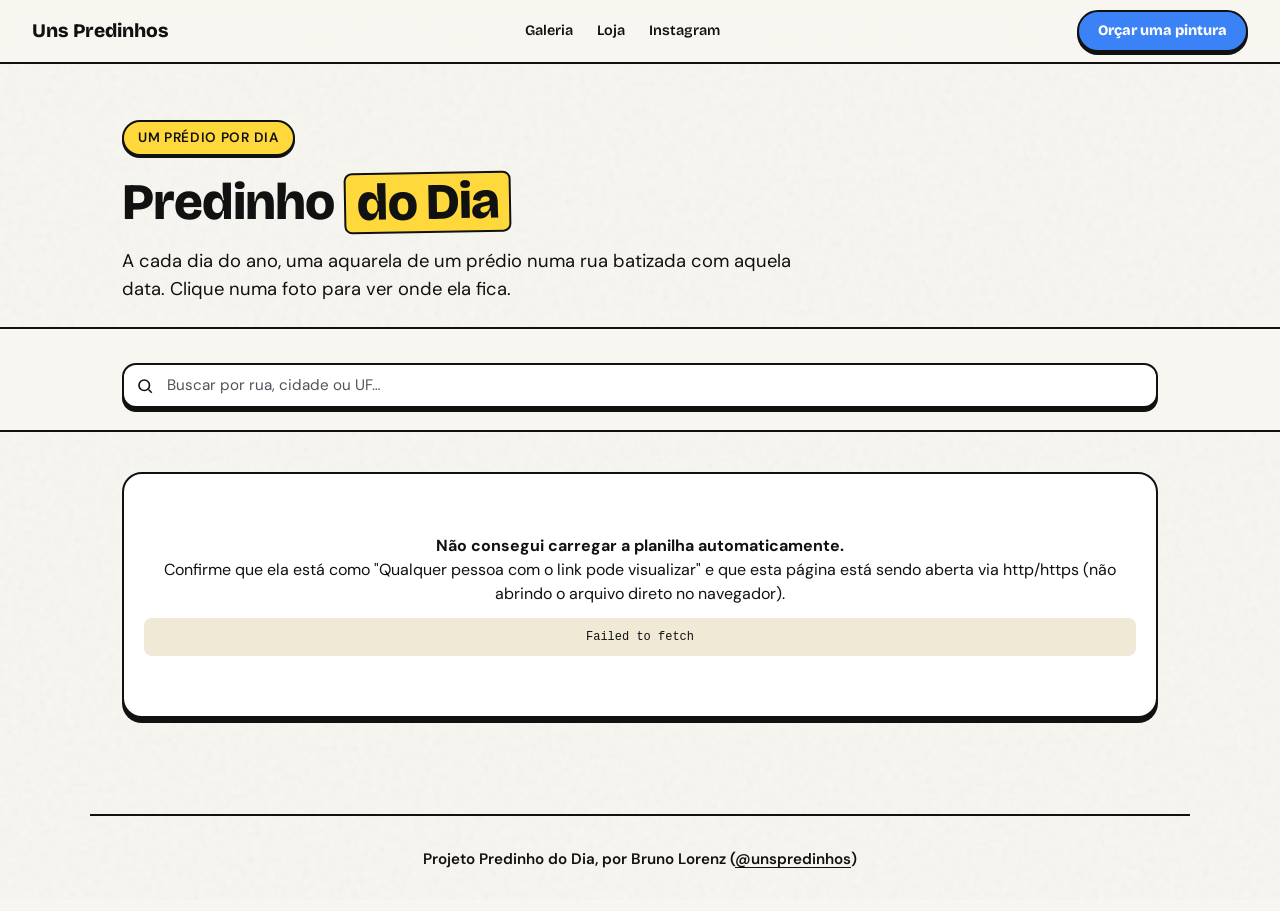
<file: galeria/index.html>
<!DOCTYPE html>
<html lang="pt-BR">
<head>
<meta charset="UTF-8">
<meta name="viewport" content="width=device-width, initial-scale=1.0">
<title>Predinho do Dia — Galeria</title>
<meta name="description" content="Um predinho em aquarela por dia, sempre numa rua com o nome daquela data. A galeria completa do projeto Predinho do Dia, por Bruno Lorenz.">
<meta property="og:title" content="Predinho do Dia — Galeria">
<meta property="og:type" content="website">
<link rel="preconnect" href="https://fonts.googleapis.com">
<link rel="preconnect" href="https://fonts.gstatic.com" crossorigin>
<link href="https://fonts.googleapis.com/css2?family=Bricolage+Grotesque:opsz,wght@12..96,600;12..96,800&family=DM+Sans:wght@400;500;600&family=Lora:ital,wght@1,400&display=swap" rel="stylesheet">
<style>
  /* ═════════ Uns Predinhos · sistema visual compartilhado (igual em todas as páginas) ═════════ */
  :root{
    --fundo:#F8F6F0;
    --papel:#FFFFFF;
    --tinta:#111111;
    --azul:#3B82F6;
    --sol:#FFD93B;
    --mudo:#52525B;
    --tom:#EFE9D6;
    --coral:#FF7A59;
    --menta:#34D399;
    --lilas:#A78BFA;
    --wrap:1100px;
    --nav-h:64px;
  }
  *{margin:0;padding:0;box-sizing:border-box}
  html{scroll-behavior:smooth;-webkit-font-smoothing:antialiased;scroll-padding-top:5rem}
  body{
    background-color:var(--fundo);
    color:var(--tinta);
    font-family:'DM Sans', system-ui, sans-serif;
    font-weight:400;
    line-height:1.5;
    overflow-x:hidden;
    padding-top:var(--nav-h);
  }
  body::before{
    content:''; position:fixed; inset:0; z-index:-1; pointer-events:none; opacity:.07;
    background-image: url("data:image/svg+xml,%3Csvg viewBox='0 0 200 200' xmlns='http://www.w3.org/2000/svg'%3E%3Cfilter id='n'%3E%3CfeTurbulence type='fractalNoise' baseFrequency='0.65' numOctaves='3' stitchTiles='stitch'/%3E%3CfeColorMatrix type='saturate' values='0'/%3E%3C/filter%3E%3Crect width='100%25' height='100%25' filter='url(%23n)'/%3E%3C/svg%3E");
  }
  ::selection{background:var(--sol);color:var(--tinta)}
  a:focus-visible, button:focus-visible, input:focus-visible, select:focus-visible, summary:focus-visible{outline:3px solid var(--azul);outline-offset:3px}

  .wrap{max-width:var(--wrap);margin:0 auto;padding:0 clamp(1.25rem,4vw,2rem)}

  .sticker{
    display:inline-block; padding:6px 14px; background:var(--sol);
    border:2px solid var(--tinta); border-radius:999px; font-weight:600;
    font-size:.85rem; text-transform:uppercase; letter-spacing:.05em;
    box-shadow:0 2px 0 var(--tinta);
  }

  /* Nav */
  .nav{
    position:fixed; top:0; left:0; right:0; z-index:100; height:var(--nav-h);
    display:flex; align-items:center; justify-content:space-between; gap:1rem;
    padding:0 clamp(1.25rem,4vw,2rem);
    background:rgba(248,246,240,.95); backdrop-filter:blur(8px);
    border-bottom:2.5px solid var(--tinta);
  }
  .nav__mark{font-family:'Bricolage Grotesque',sans-serif; font-weight:800; font-size:1.2rem; color:var(--tinta); text-decoration:none}
  .nav__links{display:none; gap:1.5rem}
  @media (min-width:768px){ .nav__links{display:flex} }
  .nav__links a{font-family:'Bricolage Grotesque',sans-serif; font-weight:600; font-size:.9rem; color:var(--tinta); text-decoration:none; transition:color .2s}
  .nav__links a:hover{color:var(--azul)}
  .nav__cta{
    font-family:'Bricolage Grotesque',sans-serif; font-weight:800; font-size:.9rem;
    color:#fff; text-decoration:none; background:var(--azul);
    border:2px solid var(--tinta); border-radius:100px; padding:.5rem 1.2rem;
    box-shadow:0 3px 0 var(--tinta); transition:all .1s; white-space:nowrap;
  }
  .nav__cta:hover{transform:translateY(2px); box-shadow:0 1px 0 var(--tinta)}

  /* Cabeçalho de página */
  .page-hero{padding-top:clamp(2.2rem,5vw,3.5rem); padding-bottom:1.5rem}
  h1{
    font-family:'Bricolage Grotesque',sans-serif; font-weight:800;
    font-size:clamp(2rem,4.4vw,3.2rem); line-height:1.12; letter-spacing:-.02em; margin:1rem 0 .9rem;
  }
  h1 span{white-space:nowrap; background:var(--sol); padding:0 .2em; border-radius:8px; display:inline-block; transform:rotate(-1deg); border:2px solid var(--tinta)}
  .lead{font-size:1.15rem; line-height:1.5; max-width:52ch; color:var(--tinta)}
  .lead--mudo{color:var(--mudo); font-size:1.05rem}
  h2{font-family:'Bricolage Grotesque',sans-serif; font-weight:800; font-size:clamp(1.6rem,3.2vw,2.3rem); line-height:1.1; margin:.9rem 0 1.2rem}
  h2 em{font-style:normal; background:var(--sol); padding:0 .2em; border-radius:8px; border:2px solid var(--tinta)}

  /* Cards e botões */
  .card{background:var(--papel); border:2.5px solid var(--tinta); border-radius:20px; box-shadow:0 5px 0 var(--tinta)}
  .btn{
    display:inline-flex; align-items:center; justify-content:space-between; gap:.8rem;
    font-family:'Bricolage Grotesque',sans-serif; font-weight:800; font-size:1.05rem;
    color:#fff; background:var(--azul); text-decoration:none;
    padding:.7rem .7rem .7rem 1.4rem; border-radius:99px; border:2.5px solid var(--tinta);
    box-shadow:0 6px 0 var(--tinta); transition:all .15s ease; cursor:pointer;
  }
  .btn svg{width:36px; height:36px; padding:7px; background:var(--tinta); border-radius:50%; transition:transform .2s; flex:none}
  .btn:hover{transform:translateY(3px); box-shadow:0 3px 0 var(--tinta)}
  .btn:hover svg{transform:translateX(4px)}
  .btn:active{transform:translateY(6px); box-shadow:0 0 0 var(--tinta)}
  .btn:disabled{opacity:.5; cursor:default; transform:none; box-shadow:0 6px 0 var(--tinta)}
  .btn--escuro{background:var(--tinta); box-shadow:0 6px 0 var(--azul)}
  .btn--escuro svg{background:var(--sol)}
  .btn--escuro svg path{stroke:var(--tinta)}
  .btn--sm{
    display:inline-flex; align-items:center; gap:.5rem;
    font-family:'Bricolage Grotesque',sans-serif; font-weight:800; font-size:.85rem; line-height:1.1;
    color:#fff; background:var(--azul); text-decoration:none;
    padding:.6rem 1rem; border:2.5px solid var(--tinta); border-radius:99px;
    box-shadow:0 4px 0 var(--tinta); transition:all .12s; cursor:pointer;
  }
  .btn--sm:hover{transform:translateY(2px); box-shadow:0 2px 0 var(--tinta)}
  .btn--sm svg{width:15px; height:15px; flex:none}
  .btn--claro{background:#fff; color:var(--tinta)}
  .btn--sol{background:var(--sol); color:var(--tinta)}

  /* Chips (filtros, meses) */
  .chip{
    flex:0 0 auto; font-family:'Bricolage Grotesque',sans-serif; font-weight:800; font-size:.85rem;
    padding:.45rem 1rem; border:2px solid var(--tinta); border-radius:99px; background:#fff; color:var(--tinta);
    box-shadow:0 3px 0 var(--tinta); cursor:pointer; transition:all .12s; white-space:nowrap;
  }
  .chip:hover{transform:translateY(1px); box-shadow:0 2px 0 var(--tinta)}
  .chip.active{background:var(--sol)}

  /* Campo de busca */
  .busca{position:relative}
  .busca input{
    width:100%; font:inherit; font-size:1rem; color:var(--tinta);
    padding:.7rem 1rem .7rem 2.7rem; background:#fff;
    border:2.5px solid var(--tinta); border-radius:14px; box-shadow:0 4px 0 var(--tinta); outline:none;
  }
  .busca input::placeholder{color:var(--mudo)}
  .busca input:focus{outline:3px solid var(--azul); outline-offset:2px}
  .busca svg{position:absolute; left:14px; top:50%; transform:translateY(-50%); width:18px; height:18px; pointer-events:none; color:var(--tinta)}

  /* Estados de carregamento */
  .spin{width:26px; height:26px; margin:0 auto 14px; border:3px solid rgba(17,17,17,.15); border-top-color:var(--tinta); border-radius:50%; animation:spin .8s linear infinite}
  @keyframes spin{to{transform:rotate(360deg)}}

  /* Rodapé */
  .rodape{text-align:center; padding:2rem 0 2.5rem; font-weight:600; border-top:2.5px solid var(--tinta); margin-top:3rem}
  .rodape p{font-size:.95rem}
  .rodape a{color:var(--tinta); text-underline-offset:3px}
  .rodape__links{display:flex; gap:.8rem; justify-content:center; flex-wrap:wrap; margin-bottom:1rem}

  @media (prefers-reduced-motion:reduce){
    *{animation-duration:.01ms !important; animation-iteration-count:1 !important; transition-duration:.01ms !important; scroll-behavior:auto !important}
  }


  /* ───────── Galeria ───────── */
  :root{ --ctrl-h:150px; }

  /* Barra de controles (meses + busca), fixa logo abaixo do menu */
  .controls{
    position:sticky; top:var(--nav-h); z-index:30;
    background:rgba(248,246,240,.96); backdrop-filter:blur(8px);
    border-top:2.5px solid var(--tinta); border-bottom:2.5px solid var(--tinta);
    padding:.8rem 0 .7rem;
  }
  .controls-inner{max-width:var(--wrap); margin:0 auto; padding:0 clamp(1.25rem,4vw,2rem); display:flex; flex-direction:column; gap:.7rem}
  .months{display:flex; gap:.5rem; overflow-x:auto; padding:2px 2px 8px; scrollbar-width:thin}
  .months::-webkit-scrollbar{height:5px}
  .months::-webkit-scrollbar-thumb{background:rgba(17,17,17,.25); border-radius:4px}
  .toolbar{display:flex; gap:.7rem; flex-wrap:wrap; align-items:center}
  .toolbar .busca{flex:1 1 260px; min-width:200px}
  .toolbar .busca input{padding-top:.55rem; padding-bottom:.55rem; font-size:.95rem}
  .status-line{font-size:.85rem; font-weight:600; color:var(--mudo)}

  main{max-width:1100px; margin:0 auto; padding:.5rem clamp(1.25rem,4vw,2rem) 3rem}

  .month-section{padding-top:2.2rem; scroll-margin-top:calc(var(--nav-h) + var(--ctrl-h) + 8px)}
  .month-title{
    font-family:'Bricolage Grotesque',sans-serif; font-weight:800;
    font-size:clamp(1.6rem,3.2vw,2.3rem); line-height:1.1; margin:0 0 1.1rem;
    display:flex; align-items:center; gap:.7rem 1rem; flex-wrap:wrap;
  }
  .month-title small{
    font-family:'DM Sans',sans-serif; font-weight:600; font-size:.8rem; letter-spacing:.05em; text-transform:uppercase;
    background:var(--sol); border:2px solid var(--tinta); border-radius:99px; padding:3px 12px; box-shadow:0 2px 0 var(--tinta);
  }
  .poster-link{margin-left:auto}
  .poster-link svg{width:16px; height:16px}

  /* Calendário alinhado ao dia da semana real */
  .weekday-row{display:grid; grid-template-columns:repeat(7,minmax(0,1fr)); gap:12px; margin:0 0 .6rem}
  .weekday-row span{font-family:'Bricolage Grotesque',sans-serif; font-weight:800; font-size:.78rem; text-transform:uppercase; letter-spacing:.06em; color:var(--mudo); text-align:center}
  .calendar{display:grid; grid-template-columns:repeat(7,minmax(0,1fr)); gap:12px}
  .cal-empty{visibility:hidden}
  .search-hide{display:none !important}
  .cal-blank{
    aspect-ratio:39/40; border-radius:12px; border:2px dashed rgba(17,17,17,.25);
    display:flex; align-items:flex-start; justify-content:flex-end; padding:6px 8px;
    font-family:'Bricolage Grotesque',sans-serif; font-weight:800; font-size:.8rem; color:var(--mudo); opacity:.55;
  }

  .leaf{aspect-ratio:39/40; position:relative; cursor:pointer; transition:transform .15s}
  .leaf:hover{transform:translateY(-3px)}
  .leaf-card{
    position:absolute; inset:0; border-radius:12px; overflow:hidden;
    border:2.5px solid var(--tinta); box-shadow:0 4px 0 var(--tinta); background:#F4EEE0;
    transition:box-shadow .15s;
  }
  .leaf:hover .leaf-card{box-shadow:0 7px 0 var(--tinta)}
  .leaf-card img{width:100%; height:130%; object-fit:cover; object-position:top; display:block; transition:transform .5s ease}
  .leaf:hover .leaf-card img{transform:scale(1.04)}
  .leaf-card .imgfallback{width:100%; height:100%; display:flex; align-items:center; justify-content:center; color:var(--mudo); font-size:.8rem; text-align:center; padding:10px}
  .stamp{
    position:absolute; top:7px; right:7px; width:32px; height:32px; border-radius:50%;
    background:var(--sol); color:var(--tinta); border:2px solid var(--tinta);
    display:flex; align-items:center; justify-content:center;
    font-family:'Bricolage Grotesque',sans-serif; font-weight:800; font-size:.85rem;
    transform:rotate(-6deg); box-shadow:0 2px 0 var(--tinta);
  }
  .leaf.is-today .leaf-card{box-shadow:0 4px 0 var(--azul), 0 0 0 0 var(--tinta); border-color:var(--tinta); outline:3px solid var(--azul); outline-offset:2px}
  .leaf.is-today .stamp{background:var(--azul); color:#fff}
  .today-flag{
    position:absolute; top:7px; left:7px; background:var(--azul); color:#fff; border:2px solid var(--tinta);
    font-family:'Bricolage Grotesque',sans-serif; font-size:.65rem; font-weight:800; letter-spacing:.05em; text-transform:uppercase;
    padding:2px 7px; border-radius:99px; transform:rotate(-4deg);
  }

  .region-Sul{background:var(--azul)}
  .region-Sudeste{background:var(--sol)}
  .region-Nordeste{background:var(--coral)}
  .region-Norte{background:var(--lilas)}
  .region-CentroOeste{background:var(--menta)}

  .empty-state, .load-state, .error-state{text-align:center; padding:60px 20px; color:var(--mudo)}
  .error-state{background:#fff; border:2.5px solid var(--tinta); border-radius:20px; box-shadow:0 5px 0 var(--tinta); margin-top:2rem; color:var(--tinta)}
  .error-state code{display:block; margin-top:12px; font-size:.75rem; background:var(--tom); padding:10px; border-radius:8px; word-break:break-all}

  @media (max-width:640px){
    .calendar, .weekday-row{gap:8px}
    .stamp{width:26px; height:26px; font-size:.72rem; top:5px; right:5px}
  }
  /* Mobile: sem o calendário alinhado por dia da semana, só a grade de fotos */
  @media (max-width:720px){
    .weekday-row{display:none}
    .cal-empty, .cal-blank{display:none}
    .calendar{grid-template-columns:repeat(auto-fill,minmax(108px,1fr)); gap:10px}
    .month-title{font-size:1.5rem}
    .poster-link{margin-left:0}
  }

  /* Lightbox */
  .lightbox{position:fixed; inset:0; z-index:200; background:rgba(17,17,17,.75); display:none; align-items:center; justify-content:center; padding:24px}
  .lightbox.open{display:flex}
  .lightbox-card{max-width:720px; width:100%; background:#fff; border:2.5px solid var(--tinta); border-radius:20px; box-shadow:0 8px 0 var(--azul); overflow:hidden; max-height:90vh; overflow-y:auto}
  .lightbox-card img{width:100%; display:block; border-bottom:2.5px solid var(--tinta); background:#F4EEE0; max-height:64vh; object-fit:contain}
  .lightbox-info{padding:1.2rem 1.5rem 1.5rem}
  .lightbox-info .region-tag{display:inline-block; font-size:.72rem; font-weight:700; letter-spacing:.06em; text-transform:uppercase; padding:3px 11px; border:2px solid var(--tinta); border-radius:99px; color:var(--tinta); margin-bottom:.7rem}
  .lightbox-info .rua{font-family:'Bricolage Grotesque',sans-serif; font-weight:800; font-size:1.6rem; line-height:1.15; margin:0 0 .3rem}
  .lightbox-info .cidade{font-size:1rem; color:var(--mudo); font-weight:500; margin-bottom:.7rem}
  .lightbox-info .nota{font-size:.95rem; line-height:1.55; color:var(--tinta)}
  .lightbox-acoes{display:flex; flex-wrap:wrap; gap:.7rem; margin-top:1.1rem}
  .maps-link.is-hidden{display:none}
  .lightbox-close{
    position:fixed; top:20px; right:22px; width:42px; height:42px; border-radius:50%;
    background:var(--sol); border:2.5px solid var(--tinta); color:var(--tinta); cursor:pointer;
    font-size:1.1rem; font-weight:700; box-shadow:0 3px 0 var(--tinta); z-index:201;
  }
  .lightbox-close:hover{transform:translateY(1px); box-shadow:0 2px 0 var(--tinta)}
</style>
</head>
<body>

<header class="nav">
  <a href="https://instagram.com/unspredinhos" class="nav__mark" target="_blank" rel="noopener">Uns Predinhos</a>
  <nav class="nav__links" aria-label="Links do projeto">
    <a href="https://brunolorenz.github.io/unspredinhos/galeria/">Galeria</a>
    <a href="https://www.brunolorenz.com.br" target="_blank" rel="noopener">Loja</a>
    <a href="https://instagram.com/unspredinhos" target="_blank" rel="noopener">Instagram</a>
  </nav>
  <a class="nav__cta" href="https://wa.me/5551993115340?text=Ol%C3%A1%2C%20gostaria%20de%20or%C3%A7ar%20uma%20pintura" target="_blank" rel="noopener">Orçar uma pintura</a>
</header>

<header class="page-hero wrap">
  <span class="sticker">Um prédio por dia</span>
  <h1>Predinho <span>do Dia</span></h1>
  <p class="lead">A cada dia do ano, uma aquarela de um prédio numa rua batizada com aquela data. Clique numa foto para ver onde ela fica.</p>
</header>

<div class="controls">
  <div class="controls-inner">
    <nav class="months" id="months" aria-label="Selecionar mês"></nav>
    <div class="toolbar">
      <div class="busca">
        <svg viewBox="0 0 24 24" fill="none" stroke="currentColor" stroke-width="2.2" aria-hidden="true"><circle cx="11" cy="11" r="7"/><path d="m21 21-4.3-4.3"/></svg>
        <input type="text" id="search" placeholder="Buscar por rua, cidade ou UF…" aria-label="Buscar por rua, cidade ou UF">
      </div>
    </div>
    <div class="status-line" id="statusLine"></div>
  </div>
</div>

<main id="main">
  <div class="load-state" id="loadState">
    <div class="spin"></div>
    Carregando a planilha…
  </div>
</main>

<footer class="rodape wrap">
  <p>Projeto Predinho do Dia, por Bruno Lorenz (<a href="https://instagram.com/unspredinhos" target="_blank" rel="noopener">@unspredinhos</a>)</p>
</footer>

<div class="lightbox" id="lightbox">
  <button class="lightbox-close" id="lightboxClose" aria-label="Fechar">✕</button>
  <div class="lightbox-card">
    <img id="lightboxImg" alt="">
    <div class="lightbox-info">
      <span class="region-tag" id="lightboxRegion"></span>
      <div class="rua" id="lightboxRua"></div>
      <div class="cidade" id="lightboxCidade"></div>
      <div class="nota" id="lightboxNota"></div>
      <div class="lightbox-acoes">
        <a class="btn--sm btn--claro maps-link" id="lightboxMapLink" href="#" target="_blank" rel="noopener">
          <svg viewBox="0 0 24 24" fill="none" stroke="currentColor" stroke-width="2.2"><path d="M21 10c0 7-9 13-9 13s-9-6-9-13a9 9 0 0 1 18 0Z"/><circle cx="12" cy="10" r="3"/></svg>
          Ver no mapa
        </a>
        <a class="btn--sm buy-link" href="https://www.brunolorenz.com.br/product-page/predinho-do-dia-reprodu%C3%A7%C3%A3o-individual" target="_blank" rel="noopener">
          <svg viewBox="0 0 24 24" fill="none" stroke="currentColor" stroke-width="2.2"><path d="M6 2 3 6v14a2 2 0 0 0 2 2h14a2 2 0 0 0 2-2V6l-3-4Z"/><path d="M3 6h18"/><path d="M16 10a4 4 0 0 1-8 0"/></svg>
          Comprar reprodução
        </a>
      </div>
    </div>
  </div>
</div>

<script>
(function(){
  const SHEET_ID = '1BPJ37xzZDbycJ10Pd_9_YqiX_GMIVPMqhcmSd0l1bxI';
  const CANDIDATE_URLS = [
    'https://docs.google.com/spreadsheets/d/' + SHEET_ID + '/gviz/tq?tqx=out:csv',
    'https://docs.google.com/spreadsheets/d/' + SHEET_ID + '/export?format=csv',
    'https://docs.google.com/spreadsheets/d/' + SHEET_ID + '/gviz/tq?tqx=out:csv&gid=0',
    'https://docs.google.com/spreadsheets/d/' + SHEET_ID + '/gviz/tq?tqx=out:csv&sheet=Predinhos%202026',
    'https://docs.google.com/spreadsheets/d/' + SHEET_ID + '/gviz/tq?tqx=out:csv&sheet=predinhos_2026'
  ];

  const MESES = ['','Janeiro','Fevereiro','Março','Abril','Maio','Junho','Julho','Agosto','Setembro','Outubro','Novembro','Dezembro'];
  const DIAS_SEMANA = ['Dom','Seg','Ter','Qua','Qui','Sex','Sáb'];
  const YEAR = 2026;

  function isValidCalendarDate(dia, mes){
    const dt = new Date(YEAR, mes - 1, dia);
    return dt.getFullYear() === YEAR && dt.getMonth() === mes - 1 && dt.getDate() === dia;
  }
  function daysInMonth(mes){
    return new Date(YEAR, mes, 0).getDate();
  }
  function weekdayOf(dia, mes){
    return new Date(YEAR, mes - 1, dia).getDay();
  }

  const monthsNav = document.getElementById('months');
  const main = document.getElementById('main');
  const statusLine = document.getElementById('statusLine');
  const searchInput = document.getElementById('search');
  const lightbox = document.getElementById('lightbox');
  const lightboxImg = document.getElementById('lightboxImg');
  const lightboxRegion = document.getElementById('lightboxRegion');
  const lightboxRua = document.getElementById('lightboxRua');
  const lightboxCidade = document.getElementById('lightboxCidade');
  const lightboxNota = document.getElementById('lightboxNota');
  const lightboxMapLink = document.getElementById('lightboxMapLink');
  document.getElementById('lightboxClose').addEventListener('click', closeLightbox);
  lightbox.addEventListener('click', function(e){ if(e.target === lightbox) closeLightbox(); });
  document.addEventListener('keydown', function(e){ if(e.key === 'Escape') closeLightbox(); });

  let DATA = [];
  const today = new Date();
  const todayDay = today.getDate();
  const todayMonth = today.getMonth() + 1;

  function parseCSV(str){
    const rows = [];
    let row = [], field = '', inQuotes = false;
    for(let i=0;i<str.length;i++){
      const c = str[i];
      if(inQuotes){
        if(c === '"'){
          if(str[i+1] === '"'){ field += '"'; i++; }
          else inQuotes = false;
        } else field += c;
      } else {
        if(c === '"') inQuotes = true;
        else if(c === ','){ row.push(field); field=''; }
        else if(c === '\n'){ row.push(field); rows.push(row); row=[]; field=''; }
        else if(c === '\r'){ /* skip */ }
        else field += c;
      }
    }
    if(field.length || row.length){ row.push(field); rows.push(row); }
    return rows;
  }

  function regionClass(regiao){
    return 'region-' + (regiao || '').replace(/\s+/g,'');
  }

  function imgUrl(base, w){
    if(!base) return '';
    const clean = base.trim().replace(/=.*$/, '');
    return clean + '=w' + w;
  }

  async function fetchCSV(url){
    const res = await fetch(url);
    if(!res.ok) throw new Error('HTTP ' + res.status + ' ao buscar ' + url);
    return res.text();
  }

  function looksLikeOurSheet(text){
    const firstLine = (text.split('\n')[0] || '').toLowerCase();
    return firstLine.includes('dia') && firstLine.includes('rua');
  }

  async function loadData(){
    if(location.protocol === 'file:'){
      showError(new Error('Esta página foi aberta como arquivo local (file://). Sirva-a por http — GitHub Pages, "npx serve", etc. — senão o navegador bloqueia a leitura da planilha.'));
      return;
    }
    try{
      let best = null; // { text, url, rowCount }
      let lastErr = null;
      for(const url of CANDIDATE_URLS){
        try{
          const candidate = await fetchCSV(url);
          if(!looksLikeOurSheet(candidate)){
            lastErr = new Error('Resposta de ' + url + ' não parece ter as colunas esperadas (Dia/Rua).');
            continue;
          }
          const rowCount = candidate.split('\n').filter(l => l.trim() !== '').length;
          if(!best || rowCount > best.rowCount){
            best = { text: candidate, url, rowCount };
          }
        } catch(e){
          lastErr = e;
        }
      }
      if(!best) throw lastErr || new Error('Nenhuma das URLs testadas funcionou.');
      console.log('[Predinho do Dia] fonte usada:', best.url, '—', best.rowCount, 'linhas');
      const text = best.text;
      const rows = parseCSV(text);
      const body = rows.slice(1).filter(r => r[0] && r[0].trim() !== '');
      DATA = body.map(r => ({
        dia: parseInt(r[0], 10),
        mes: parseInt(r[1], 10),
        dataStr: (r[2]||'').trim(),
        rua: (r[3]||'').trim(),
        cidade: (r[4]||'').trim(),
        uf: (r[5]||'').trim(),
        regiao: (r[6]||'').trim(),
        lat: (r[7]||'').trim(),
        lng: (r[8]||'').trim(),
        img: (r[9]||'').trim(),
        nota: (r[10]||'').trim()
      })).filter(d => !isNaN(d.dia) && !isNaN(d.mes) && isValidCalendarDate(d.dia, d.mes));

      if(!DATA.length) throw new Error('Planilha carregada, mas sem linhas de dados reconhecíveis.');


      buildMonthNav();
      renderGallery();
    } catch(err){
      showError(err);
    }
  }

  function buildMonthNav(){
    const present = Array.from(new Set(DATA.map(d => d.mes))).sort((a,b)=>a-b);
    monthsNav.innerHTML = '';
    present.forEach(m => {
      const btn = document.createElement('button');
      btn.className = 'chip';
      btn.textContent = MESES[m];
      btn.dataset.month = m;
      btn.addEventListener('click', () => {
        const section = document.getElementById('mes-' + m);
        if(section) section.scrollIntoView({behavior:'smooth', block:'start'});
      });
      monthsNav.appendChild(btn);
    });
  }

  function cardHTML(d){
    const isToday = d.dia === todayDay && d.mes === todayMonth;
    return (
      '<div class="leaf' + (isToday ? ' is-today' : '') + '" data-dia="'+d.dia+'" data-mes="'+d.mes+'" data-rua="'+escapeHtml(d.rua.toLowerCase())+'" data-cidade="'+escapeHtml(d.cidade.toLowerCase())+'" data-uf="'+escapeHtml(d.uf.toLowerCase())+'">' +
        '<div class="leaf-card">' +
          (d.img ? '<img src="'+imgUrl(d.img,480)+'" alt="Predinho de '+escapeHtml(d.rua)+'" loading="lazy">' : '<div class="imgfallback">sem imagem</div>') +
          (isToday ? '<span class="today-flag">hoje</span>' : '') +
          '<span class="stamp">'+d.dia+'</span>' +
        '</div>' +
      '</div>'
    );
  }

  function escapeHtml(s){
    return (s||'').replace(/[&<>"']/g, c => ({'&':'&amp;','<':'&lt;','>':'&gt;','"':'&quot;',"'":'&#39;'}[c]));
  }

  function renderMonthSection(m){
    const items = DATA.filter(d => d.mes === m).sort((a,b) => a.dia - b.dia);
    const byDay = new Map(items.map(d => [d.dia, d]));
    const total = daysInMonth(m);
    const leadingBlanks = weekdayOf(1, m);

    let cells = '';
    for(let i = 0; i < leadingBlanks; i++){
      cells += '<div class="cal-empty"></div>';
    }
    for(let dia = 1; dia <= total; dia++){
      const d = byDay.get(dia);
      cells += d ? cardHTML(d) : '<div class="cal-blank">'+dia+'</div>';
    }

    return (
      '<section class="month-section" id="mes-'+m+'">' +
        '<h2 class="month-title">'+MESES[m]+' <small>'+items.length+' de '+total+' dias</small>' +
          '<a class="poster-link btn--sm btn--claro" href="https://www.brunolorenz.com.br/product-page/p%C3%B4ster-do-m%C3%AAs-predinho-do-dia" target="_blank" rel="noopener">' +
            '<svg viewBox="0 0 24 24" fill="none" stroke="currentColor" stroke-width="2"><rect x="3" y="3" width="18" height="18" rx="2"/><path d="M3 15l5-5 4 4 5-6 4 5"/></svg>' +
            'Comprar pôster do mês' +
          '</a>' +
        '</h2>' +
        '<div class="weekday-row">' + DIAS_SEMANA.map(w => '<span>'+w+'</span>').join('') + '</div>' +
        '<div class="calendar">' + cells + '</div>' +
      '</section>'
    );
  }

  function renderGallery(){
    const present = Array.from(new Set(DATA.map(d => d.mes))).sort((a,b) => a - b);
    statusLine.textContent = DATA.length + ' predinhos, de ' + MESES[present[0]].toLowerCase() + ' a ' + MESES[present[present.length-1]].toLowerCase() + ' de ' + YEAR;
    main.innerHTML = present.map(renderMonthSection).join('');
    attachCardEvents();
  }

  function matchesQuery(leaf, q){
    // A 2-letter query is treated as a UF code: exact match only, to avoid
    // false positives like a city/street name that happens to contain those letters.
    if(q.length === 2){
      return leaf.dataset.uf === q;
    }
    return leaf.dataset.rua.includes(q) || leaf.dataset.cidade.includes(q) || leaf.dataset.uf === q;
  }

  function applySearchFilter(query){
    const q = query.trim().toLowerCase();
    if(q === ''){
      document.querySelectorAll('.search-hide').forEach(el => el.classList.remove('search-hide'));
      document.querySelectorAll('.month-section').forEach(el => el.classList.remove('search-hide'));
      const present = Array.from(new Set(DATA.map(d => d.mes))).sort((a,b) => a - b);
      statusLine.textContent = DATA.length + ' predinhos, de ' + MESES[present[0]].toLowerCase() + ' a ' + MESES[present[present.length-1]].toLowerCase() + ' de ' + YEAR;
      return;
    }
    let matches = 0;
    document.querySelectorAll('.month-section').forEach(section => {
      let sectionHasMatch = false;
      section.querySelectorAll('.leaf').forEach(leaf => {
        const isMatch = matchesQuery(leaf, q);
        leaf.classList.toggle('search-hide', !isMatch);
        if(isMatch){ sectionHasMatch = true; matches++; }
      });
      section.querySelectorAll('.cal-blank').forEach(b => b.classList.add('search-hide'));
      section.querySelectorAll('.cal-empty').forEach(b => b.classList.add('search-hide'));
      section.classList.toggle('search-hide', !sectionHasMatch);
    });
    statusLine.textContent = matches + ' resultado(s) para "' + query + '"';
  }

  function attachCardEvents(){
    document.querySelectorAll('.leaf').forEach(leaf => {
      leaf.addEventListener('click', function(){
        openLightboxFor(leaf);
      });
    });
  }

  function findEntry(dia, mes){
    return DATA.find(d => d.dia === dia && d.mes === mes);
  }

  function toDecimal(coord){
    // Sheet stores coordinates with a comma as decimal separator (pt-BR), e.g. "-23,560077"
    return (coord || '').trim().replace(',', '.');
  }

  function mapsUrl(d){
    // Coordinates from Jan 1 through Apr 4 aren't reliable — use the address fallback for those.
    const coordsReliable = (d.mes > 4) || (d.mes === 4 && d.dia >= 5);
    if(coordsReliable && d.lat && d.lng){
      return 'https://www.google.com/maps/search/?api=1&query=' + encodeURIComponent(toDecimal(d.lat) + ',' + toDecimal(d.lng));
    }
    if(d.rua || d.cidade){
      return 'https://www.google.com/maps/search/?api=1&query=' + encodeURIComponent([d.rua, d.cidade, d.uf].filter(Boolean).join(', '));
    }
    return null;
  }

  function openLightboxFor(leafEl){
    const dia = parseInt(leafEl.dataset.dia,10);
    const mes = parseInt(leafEl.dataset.mes,10);
    const d = findEntry(dia, mes);
    if(!d) return;
    lightboxImg.src = imgUrl(d.img, 1400);
    lightboxImg.alt = 'Predinho de ' + d.rua;
    lightboxRegion.textContent = d.regiao || '—';
    lightboxRegion.className = 'region-tag ' + regionClass(d.regiao);
    lightboxRua.textContent = d.rua;
    lightboxCidade.textContent = d.cidade + (d.uf ? ' — ' + d.uf : '') + (d.dataStr ? ' · ' + d.dataStr : '');
    lightboxNota.textContent = d.nota || '';
    const url = mapsUrl(d);
    if(url){
      lightboxMapLink.href = url;
      lightboxMapLink.classList.remove('is-hidden');
    } else {
      lightboxMapLink.classList.add('is-hidden');
    }
    lightbox.classList.add('open');
  }

  function closeLightbox(){
    lightbox.classList.remove('open');
    lightboxImg.src = '';
  }

  function showError(err){
    main.innerHTML =
      '<div class="error-state">' +
        '<p><strong>Não consegui carregar a planilha automaticamente.</strong></p>' +
        '<p>Confirme que ela está como "Qualquer pessoa com o link pode visualizar" e que esta página está sendo aberta via http/https (não abrindo o arquivo direto no navegador).</p>' +
        '<code>' + escapeHtml(String(err.message || err)) + '</code>' +
      '</div>';
    statusLine.textContent = '';
  }

  let searchDebounce;
  searchInput.addEventListener('input', function(){
    clearTimeout(searchDebounce);
    const val = this.value;
    searchDebounce = setTimeout(() => applySearchFilter(val), 150);
  });

  // mede a barra fixa de controles (meses + busca) para o scroll ao clicar num mês
  (function(){
    var ctrl = document.querySelector('.controls');
    function setCtrl(){ document.documentElement.style.setProperty('--ctrl-h', ctrl.offsetHeight + 'px'); }
    setCtrl();
    window.addEventListener('resize', setCtrl);
    if(window.ResizeObserver) new ResizeObserver(setCtrl).observe(ctrl);
    // destaca no menu o mês que está na tela
    function spy(){
      var secs = document.querySelectorAll('.month-section'); if(!secs.length) return;
      var lim = ctrl.getBoundingClientRect().bottom + 40, atual = null;
      secs.forEach(function(s){ if(s.getBoundingClientRect().top <= lim && !s.classList.contains('search-hide')) atual = s.id.replace('mes-',''); });
      document.querySelectorAll('#months .chip').forEach(function(b){ b.classList.toggle('active', b.dataset.month === atual); });
    }
    window.addEventListener('scroll', spy, {passive:true});
    window.addEventListener('load', spy);
    setInterval(spy, 800);
  })();

  loadData();
})();
</script>
</body>
</html>
</file>
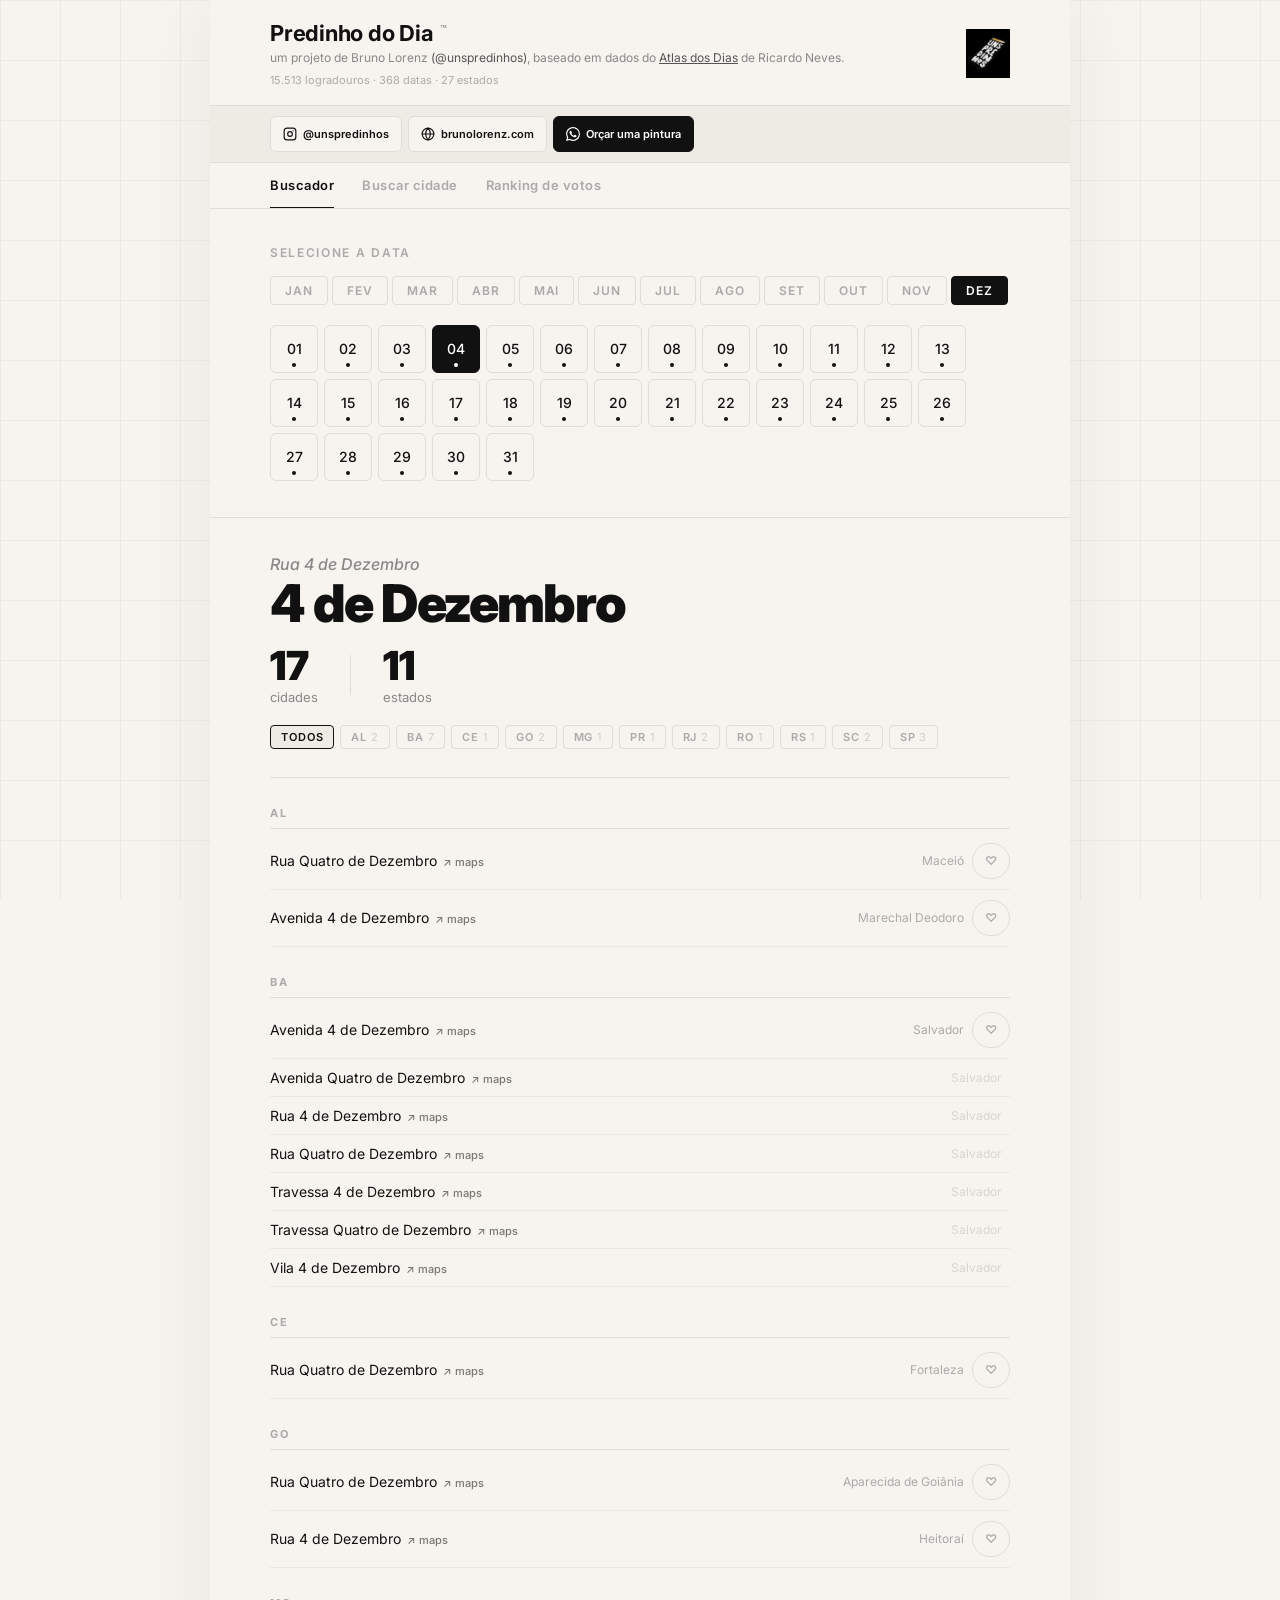
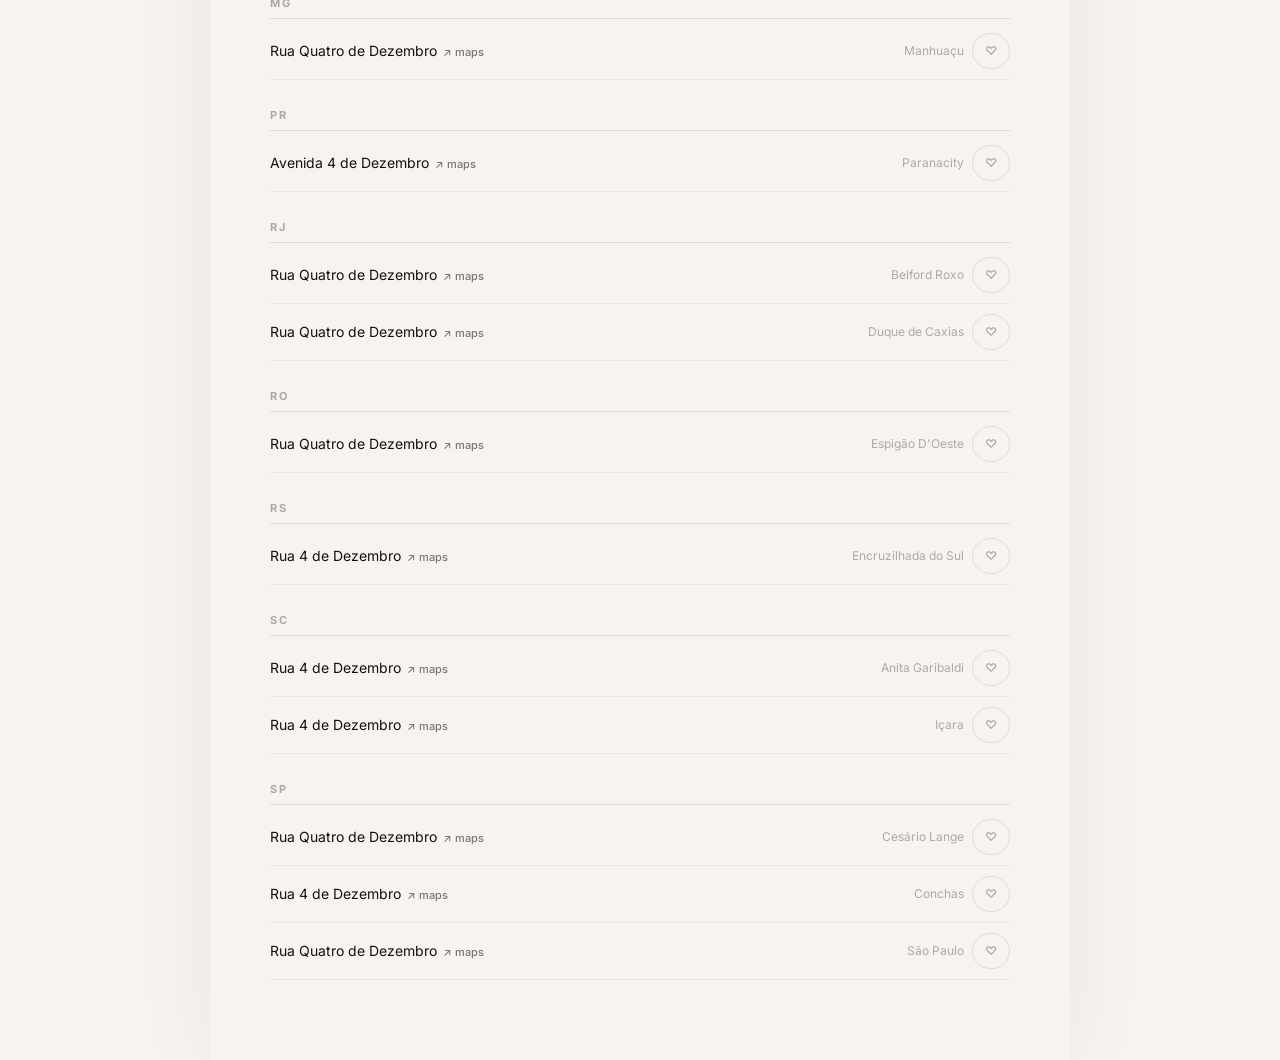
<file: ruas/index.html>
<!DOCTYPE html>
<html lang="pt-BR">
<head>
<meta charset="UTF-8">
<meta name="viewport" content="width=device-width, initial-scale=1.0">
<title>Predinho do Dia — Buscador de Ruas</title>
<link href="https://fonts.googleapis.com/css2?family=Inter:wght@300;400;500;600;700;900&display=swap" rel="stylesheet">
<style>
:root{--bg:#f7f4ef;--ink:#111;--muted:#888;--faded:#aaa;--line:#ddd;--surface:#eeebe4;--grid:rgba(0,0,0,.035);--vote:#c8401a;}
*{margin:0;padding:0;box-sizing:border-box;}
body{font-family:'Inter',sans-serif;background:var(--bg);color:var(--ink);min-height:100vh;
  background-image:linear-gradient(var(--grid) 1px,transparent 1px),linear-gradient(90deg,var(--grid) 1px,transparent 1px);
  background-size:60px 60px;background-attachment:fixed;}
.wrap{max-width:860px;margin:0 auto;padding:0 0 80px;background:var(--bg);min-height:100vh;box-shadow:0 0 80px rgba(0,0,0,.06);}
#loading{position:fixed;inset:0;background:var(--bg);display:flex;flex-direction:column;align-items:center;justify-content:center;gap:16px;z-index:100;transition:opacity .4s;}
#loading.hidden{opacity:0;pointer-events:none;}
.lbwrap{width:200px;height:3px;background:var(--line);border-radius:2px;}
.lbar{height:100%;background:var(--ink);border-radius:2px;width:0%;transition:width .2s;}
.ltitle{font-size:22px;font-weight:700;}.lsub{font-size:14px;color:var(--muted);}
header{padding:20px 60px 18px;border-bottom:1px solid var(--line);display:flex;align-items:center;justify-content:space-between;gap:16px;}
.hbrand{flex:1;min-width:0;}
.htitle{font-size:22px;font-weight:700;letter-spacing:-.01em;}
.htitle sup{font-size:11px;font-weight:400;color:var(--muted);vertical-align:super;margin-left:2px;}
.hsub{font-size:12px;color:var(--muted);margin-top:4px;line-height:1.4;}
.hsub span,.hsub a{color:#555;}
.hmeta{font-size:11px;color:var(--faded);margin-top:6px;}
.hlogo{width:44px;height:49px;object-fit:contain;flex-shrink:0;}
.sobar{display:flex;gap:6px;flex-wrap:wrap;align-items:center;padding:10px 60px;border-bottom:1px solid var(--line);background:var(--surface);}
.sobtn{display:inline-flex;align-items:center;gap:6px;font-family:'Inter',sans-serif;font-size:11px;font-weight:600;
  padding:8px 12px;border-radius:6px;border:1.5px solid var(--line);background:var(--bg);color:var(--ink);
  text-decoration:none;transition:all .15s;white-space:nowrap;min-height:36px;}
.sobtn:hover{border-color:var(--ink);background:var(--ink);color:#fff;}
.sobtn.cta{background:var(--ink);color:#fff;border-color:var(--ink);}
.sobtn.cta:hover{opacity:.8;}
.ntabs{display:flex;border-bottom:1px solid var(--line);padding:0 60px;overflow-x:auto;-webkit-overflow-scrolling:touch;scrollbar-width:none;}
.ntabs::-webkit-scrollbar{display:none;}
.ntab{font-family:'Inter',sans-serif;font-size:13px;font-weight:600;letter-spacing:.04em;
  padding:14px 0;margin-right:28px;border:none;background:transparent;color:var(--faded);
  cursor:pointer;border-bottom:2px solid transparent;margin-bottom:-1px;transition:all .15s;
  white-space:nowrap;flex-shrink:0;}
.ntab:hover{color:var(--ink);}.ntab.active{color:var(--ink);border-bottom-color:var(--ink);}
.view{display:none;}.view.active{display:block;}
.calwrap{padding:36px 60px 0;border-bottom:1px solid var(--line);}
.slabel{font-size:12px;font-weight:600;letter-spacing:.14em;text-transform:uppercase;color:var(--faded);margin-bottom:16px;}
.mtabs{display:flex;gap:4px;flex-wrap:wrap;margin-bottom:20px;}
.mtab{font-family:'Inter',sans-serif;font-size:12px;font-weight:600;letter-spacing:.08em;text-transform:uppercase;
  padding:6px 14px;border:1.5px solid var(--line);background:transparent;color:var(--faded);
  cursor:pointer;border-radius:4px;transition:all .12s;}
.mtab:hover{border-color:var(--ink);color:var(--ink);}.mtab.active{background:var(--ink);border-color:var(--ink);color:#fff;}
.dgrid{display:grid;grid-template-columns:repeat(auto-fill,48px);gap:6px;padding-bottom:36px;}
.dbtn{width:48px;height:48px;border:1.5px solid var(--line);background:transparent;font-family:'Inter',sans-serif;
  font-size:14px;font-weight:500;color:var(--ink);cursor:pointer;border-radius:6px;transition:all .12s;position:relative;
  touch-action:manipulation;-webkit-tap-highlight-color:transparent;}
.dbtn::after{content:'';position:absolute;bottom:5px;left:50%;transform:translateX(-50%);width:4px;height:4px;border-radius:50%;background:var(--ink);opacity:0;}
.dbtn.has::after{opacity:1;}.dbtn.has:hover{border-color:var(--ink);background:var(--surface);}
.dbtn.sel{background:var(--ink);border-color:var(--ink);color:#fff;}.dbtn.sel::after{background:#fff;opacity:1;}
.dbtn.nodata{color:var(--line);cursor:default;border-color:transparent;}
.reswrap{padding:0 60px;}
.prompt{font-size:18px;font-weight:300;color:var(--line);padding:60px 0;text-align:center;font-style:italic;}
.rloading{font-size:14px;color:var(--faded);padding:24px 0;display:flex;align-items:center;gap:8px;}
.spinner{width:16px;height:16px;border:2px solid var(--line);border-top-color:var(--ink);border-radius:50%;animation:spin .6s linear infinite;}
@keyframes spin{to{transform:rotate(360deg);}}
.rhdr{padding:36px 0 28px;border-bottom:1px solid var(--line);}
.rstreet{font-size:16px;font-weight:500;font-style:italic;color:var(--muted);margin-bottom:4px;}
.rdate{font-size:clamp(32px,8vw,52px);font-weight:900;color:var(--ink);letter-spacing:-.03em;line-height:1;}
.rstats{display:flex;gap:32px;margin-top:16px;align-items:baseline;}
.rsn{font-size:clamp(28px,6vw,40px);font-weight:900;letter-spacing:-.03em;line-height:1;}
.rsl{font-size:13px;font-weight:400;color:var(--muted);margin-top:3px;}
.rsep{width:1px;height:40px;background:var(--line);align-self:center;}
.uffil{display:flex;gap:6px;flex-wrap:wrap;padding:20px 0 0;}
.ufbtn{font-family:'Inter',sans-serif;font-size:11px;font-weight:600;letter-spacing:.08em;text-transform:uppercase;
  padding:4px 10px;border:1.5px solid var(--line);background:transparent;color:var(--faded);
  cursor:pointer;border-radius:4px;transition:all .1s;}
.ufbtn:hover,.ufbtn.active{border-color:var(--ink);color:var(--ink);background:var(--surface);}
.ufbtn.hi{border-color:var(--vote);color:var(--vote);}
.ufbtn.hi.active{background:var(--vote);color:#fff;}
.sgrp{margin-top:28px;}
.ufhdr{font-size:11px;font-weight:700;letter-spacing:.14em;text-transform:uppercase;color:var(--faded);
  padding-bottom:8px;border-bottom:1px solid var(--line);margin-bottom:4px;}
.ufhdr.hiHdr{color:var(--vote);border-bottom-color:rgba(200,64,26,.3);}
.si{display:grid;grid-template-columns:1fr auto auto;align-items:center;gap:8px;padding:10px 0;border-bottom:1px solid rgba(0,0,0,.05);}
.sn{font-size:14px;color:var(--ink);}
.sc{font-size:12px;color:var(--faded);white-space:nowrap;}
.ml{font-size:11px;font-weight:500;color:var(--ink);text-decoration:none;opacity:.55;margin-left:6px;transition:opacity .1s;}
.si:hover .ml{opacity:1;}
.vbtn{position:relative;display:inline-flex;align-items:center;gap:0;font-family:'Inter',sans-serif;font-size:12px;font-weight:600;
  padding:8px 12px;border-radius:20px;border:1.5px solid var(--line);background:transparent;color:var(--faded);
  cursor:pointer;transition:all .2s;white-space:nowrap;flex-shrink:0;width:fit-content;
  min-height:36px;touch-action:manipulation;-webkit-tap-highlight-color:transparent;}
.vbtn:hover:not(.voted){border-color:var(--vote);color:var(--vote);transform:scale(1.05);}
.vbtn.voted{background:var(--vote);border-color:var(--vote);color:#fff;}
.vbtn .heart{font-style:normal;}
.vbtn.voted .heart{animation:hpop .4s cubic-bezier(.36,.07,.19,.97);}
@keyframes hpop{0%{transform:scale(1);}30%{transform:scale(1.5);}60%{transform:scale(.9);}80%{transform:scale(1.15);}100%{transform:scale(1);}}
.swrap{padding:36px 60px;}
.sinput{width:100%;font-family:'Inter',sans-serif;font-size:16px;padding:12px 16px;
  border:1.5px solid var(--line);border-radius:6px;background:var(--bg);color:var(--ink);
  outline:none;transition:border-color .15s;}
.sinput:focus{border-color:var(--ink);}
.sres{margin-top:24px;}
.sci{padding:12px 0;border-bottom:1px solid rgba(0,0,0,.05);display:grid;grid-template-columns:1fr auto;align-items:center;gap:12px;}
.scn{font-size:15px;font-weight:600;color:var(--ink);}
.scd{font-size:12px;color:var(--muted);margin-top:3px;}
.scuf{font-size:12px;color:var(--faded);white-space:nowrap;}
.scbtn{font-family:'Inter',sans-serif;font-size:11px;font-weight:600;letter-spacing:.06em;
  padding:5px 12px;border:1.5px solid var(--line);background:transparent;color:var(--faded);
  cursor:pointer;border-radius:4px;transition:all .12s;}
.scbtn:hover{border-color:var(--ink);color:var(--ink);}
.empty{font-size:14px;color:var(--faded);font-style:italic;padding:20px 0;}
.sci-card{padding:16px 0;border-bottom:1px solid var(--line);}
.sci-head{display:flex;align-items:baseline;justify-content:space-between;gap:12px;margin-bottom:10px;}
.sci-count{font-size:12px;color:var(--faded);white-space:nowrap;flex-shrink:0;}
.sci-dates{display:flex;flex-direction:column;gap:2px;}
.sci-row{display:grid;grid-template-columns:130px 1fr auto;align-items:center;gap:10px;
  padding:5px 0;border-bottom:1px solid rgba(0,0,0,0.04);}
.sci-row.past{opacity:.45;}
.sci-date{font-size:13px;font-weight:600;color:var(--ink);cursor:pointer;white-space:nowrap;}
.sci-date:hover{text-decoration:underline;}
.sci-date-indent{display:block;}
.sci-logr{font-size:13px;color:var(--muted);}
.sci-maps{font-size:11px;font-weight:500;color:var(--ink);text-decoration:none;
  opacity:.55;white-space:nowrap;transition:opacity .1s;}
.sci-row:hover .sci-maps{opacity:1;}
.rkwrap{padding:36px 60px;}
.rktitle{font-size:36px;font-weight:900;letter-spacing:-.03em;line-height:1;}
.rksub{font-size:14px;color:var(--muted);margin-top:8px;margin-bottom:24px;}
.rkfils{display:flex;gap:8px;flex-wrap:wrap;margin-bottom:28px;}
.rfbtn{font-family:'Inter',sans-serif;font-size:12px;font-weight:600;letter-spacing:.08em;text-transform:uppercase;
  padding:6px 14px;border:1.5px solid var(--line);background:transparent;color:var(--faded);
  cursor:pointer;border-radius:4px;transition:all .12s;}
.rfbtn:hover{border-color:var(--ink);color:var(--ink);}.rfbtn.active{background:var(--ink);border-color:var(--ink);color:#fff;}
.rki{display:grid;grid-template-columns:40px 1fr auto;align-items:center;gap:16px;padding:14px 0;border-bottom:1px solid rgba(0,0,0,.05);}
.rkpos{font-size:20px;font-weight:900;color:var(--line);}.rkpos.top{color:var(--vote);}
.rkcity{font-size:16px;font-weight:600;color:var(--ink);}
.rkdate{font-size:12px;color:var(--muted);margin-top:2px;}
.rkbar{height:3px;background:var(--line);border-radius:2px;margin-top:6px;}
.rkfill{height:100%;background:var(--vote);border-radius:2px;}
.rkvn{font-size:24px;font-weight:900;color:var(--ink);letter-spacing:-.02em;text-align:right;}
.rkvu{font-size:11px;color:var(--faded);text-align:right;}
.rkdate a{color:var(--muted);text-decoration:none;}.rkdate a:hover{opacity:1;}
#pcvs{position:fixed;pointer-events:none;z-index:999;top:0;left:0;width:100%;height:100%;}
#toast{position:fixed;bottom:32px;left:50%;transform:translateX(-50%) translateY(20px);
  background:var(--ink);color:#f7f4ef;padding:12px 24px;border-radius:8px;font-size:14px;font-weight:500;
  opacity:0;transition:all .3s;pointer-events:none;z-index:200;white-space:nowrap;}
#toast.show{opacity:1;transform:translateX(-50%) translateY(0);}
@media(max-width:600px){
  header{padding:16px 20px;}
  .sobar{padding:8px 20px;}
  .ntabs{padding:0 20px;}
  .calwrap{padding:24px 20px 0;}
  .reswrap,.rkwrap,.swrap{padding-left:20px;padding-right:20px;}
  .htitle{font-size:20px;}
  .hsub{font-size:11px;}
  .hmeta{display:none;}
  .hlogo{width:36px;height:40px;}
  .rdate{font-size:36px;}
  .rktitle{font-size:26px;}
  .rsn{font-size:32px;}
  .dgrid{grid-template-columns:repeat(auto-fill,44px);gap:5px;}
  .dbtn{width:44px;height:44px;font-size:13px;}
  .si{grid-template-columns:1fr auto;}
  
  .si-actions{display:flex;align-items:center;gap:6px;padding:4px 0;}
  .ml{opacity:0.8;}
  .uffil{gap:5px;}
  .ufbtn{font-size:10px;padding:4px 8px;}
  .sci-row{grid-template-columns:110px 1fr auto;}
  .rki{grid-template-columns:32px 1fr auto;gap:10px;}
}
@media(max-width:380px){
  .dgrid{grid-template-columns:repeat(auto-fill,40px);}
  .dbtn{width:40px;height:40px;font-size:12px;}
  .ntab{font-size:12px;margin-right:20px;}
}
</style>
</head>
<body>
<canvas id="pcvs"></canvas>
<div id="toast"></div>
<div id="loading">
  <img src="[data-uri]" style="width:60px;height:67px;object-fit:contain;">
  <div class="ltitle">Predinho do Dia</div>
  <div class="lsub" id="ldmsg">Carregando logradouros…</div>
  <div class="lbwrap"><div class="lbar" id="ldbar"></div></div>
</div>
<div class="wrap">
  <header>
    <div class="hbrand">
      <div class="htitle">Predinho do Dia <sup>™</sup></div>
      <div class="hsub">um projeto de Bruno Lorenz <span>(@unspredinhos)</span>, baseado em dados do <a href="https://www.ricardoaneves.com/atlas-dos-dias" target="_blank" rel="noopener">Atlas dos Dias</a> de Ricardo Neves.</div>
      <div class="hmeta" id="hmeta">carregando…</div>
    </div>
    <img class="hlogo" src="[data-uri]" alt="logo">
  </header>
  <div class="sobar">
    <a class="sobtn" href="https://instagram.com/unspredinhos" target="_blank" rel="noopener">
      <svg width="14" height="14" viewBox="0 0 24 24" fill="none" stroke="currentColor" stroke-width="2" stroke-linecap="round" stroke-linejoin="round"><rect x="2" y="2" width="20" height="20" rx="5"/><circle cx="12" cy="12" r="4"/><circle cx="17.5" cy="6.5" r="1" fill="currentColor" stroke="none"/></svg>
      @unspredinhos
    </a>
    <a class="sobtn" href="https://brunolorenz.com.br" target="_blank" rel="noopener">
      <svg width="14" height="14" viewBox="0 0 24 24" fill="none" stroke="currentColor" stroke-width="2" stroke-linecap="round" stroke-linejoin="round"><circle cx="12" cy="12" r="10"/><line x1="2" y1="12" x2="22" y2="12"/><path d="M12 2a15.3 15.3 0 0 1 4 10 15.3 15.3 0 0 1-4 10 15.3 15.3 0 0 1-4-10 15.3 15.3 0 0 1 4-10z"/></svg>
      brunolorenz.com
    </a>
    <a class="sobtn cta" href="https://wa.me/5551993115340?text=Ol%C3%A1%20Bruno!%20Vim%20pelo%20Predinho%20do%20Dia%20e%20gostaria%20de%20or%C3%A7ar%20uma%20pintura." target="_blank" rel="noopener">
      <svg width="14" height="14" viewBox="0 0 24 24" fill="currentColor"><path d="M17.472 14.382c-.297-.149-1.758-.867-2.03-.967-.273-.099-.471-.148-.67.15-.197.297-.767.966-.94 1.164-.173.199-.347.223-.644.075-.297-.15-1.255-.463-2.39-1.475-.883-.788-1.48-1.761-1.653-2.059-.173-.297-.018-.458.13-.606.134-.133.298-.347.446-.52.149-.174.198-.298.298-.497.099-.198.05-.371-.025-.52-.075-.149-.669-1.612-.916-2.207-.242-.579-.487-.5-.669-.51-.173-.008-.371-.01-.57-.01-.198 0-.52.074-.792.372-.272.297-1.04 1.016-1.04 2.479 0 1.462 1.065 2.875 1.213 3.074.149.198 2.096 3.2 5.077 4.487.709.306 1.262.489 1.694.625.712.227 1.36.195 1.871.118.571-.085 1.758-.719 2.006-1.413.248-.694.248-1.289.173-1.413-.074-.124-.272-.198-.57-.347m-5.421 7.403h-.004a9.87 9.87 0 0 1-5.031-1.378l-.361-.214-3.741.982.998-3.648-.235-.374a9.86 9.86 0 0 1-1.51-5.26c.001-5.45 4.436-9.884 9.888-9.884 2.64 0 5.122 1.03 6.988 2.898a9.825 9.825 0 0 1 2.893 6.994c-.003 5.45-4.437 9.884-9.885 9.884m8.413-18.297A11.815 11.815 0 0 0 12.05 0C5.495 0 .16 5.335.157 11.892c0 2.096.547 4.142 1.588 5.945L.057 24l6.305-1.654a11.882 11.882 0 0 0 5.683 1.448h.005c6.554 0 11.89-5.335 11.893-11.893a11.821 11.821 0 0 0-3.48-8.413z"/></svg>
      Orçar uma pintura
    </a>
  </div>
  <div class="ntabs">
    <button class="ntab active" onclick="switchView('buscador',this)">Buscador</button>
    <button class="ntab" onclick="switchView('busca',this)">Buscar cidade</button>
    <button class="ntab" onclick="switchView('ranking',this)">Ranking de votos</button>
  </div>
  <div class="view active" id="v-buscador">
    <div class="calwrap">
      <div class="slabel">Selecione a data</div>
      <div class="mtabs" id="mtabs"></div>
      <div class="dgrid" id="dgrid"></div>
    </div>
    <div class="reswrap" id="res">
      <div class="prompt">Escolha um dia no calendário</div>
    </div>
  </div>
  <div class="view" id="v-busca">
    <div class="swrap">
      <input class="sinput" type="text" id="sinput" placeholder="Digite o nome de uma cidade…" oninput="searchCity(this.value)" autocomplete="off">
      <div class="sres" id="sres"><div class="empty">Digite o nome de uma cidade acima.</div></div>
    </div>
  </div>
  <div class="view" id="v-ranking">
    <div class="rkwrap">
      <div class="rktitle">Ranking de votos</div>
      <div class="rksub" id="rksub">Carregando…</div>
      <div class="rkfils">
        <button class="rfbtn active" onclick="setRankFilter('geral',this)">Geral</button>
        <button class="rfbtn" onclick="setRankFilter('mes',this)">Este mês</button>
        <button class="rfbtn" onclick="setRankFilter('data',this)">Esta data</button>
      </div>
      <div id="rklist"></div>
    </div>
  </div>
</div>
<script>

const SCRIPT_URL = 'https://script.google.com/macros/s/AKfycbycZjdvqFSL38vkL11AHnwn2PQvryEiPkMc8fKvZn26jQKcraNXO_D5d6wYdigdWnbW8A/exec';
const AVAILABLE  = {"1": [1, 2, 3, 4, 5, 6, 7, 8, 9, 10, 11, 12, 13, 14, 15, 16, 17, 18, 19, 20, 21, 22, 23, 24, 25, 26, 27, 28, 29, 30, 31], "2": [1, 2, 3, 4, 5, 6, 7, 8, 9, 10, 11, 12, 13, 14, 15, 16, 17, 18, 19, 20, 21, 22, 23, 24, 25, 26, 27, 28, 29], "3": [1, 2, 3, 4, 5, 6, 7, 8, 9, 10, 11, 12, 13, 14, 15, 16, 17, 18, 19, 20, 21, 22, 23, 24, 25, 26, 27, 28, 29, 30, 31], "4": [1, 2, 3, 4, 5, 6, 7, 8, 9, 10, 11, 12, 13, 14, 15, 16, 17, 18, 19, 20, 21, 22, 23, 24, 25, 26, 27, 28, 29, 30, 31], "5": [1, 2, 3, 4, 5, 6, 7, 8, 9, 10, 11, 12, 13, 14, 15, 16, 17, 18, 19, 20, 21, 22, 23, 24, 25, 26, 27, 28, 29, 30, 31], "6": [1, 2, 3, 4, 5, 6, 7, 8, 9, 10, 11, 12, 13, 14, 15, 16, 17, 18, 19, 20, 21, 22, 23, 24, 25, 26, 27, 28, 29, 30, 31], "7": [1, 2, 3, 4, 5, 6, 7, 8, 9, 10, 11, 12, 13, 14, 15, 16, 17, 18, 19, 20, 21, 22, 23, 24, 25, 26, 27, 28, 29, 30, 31], "8": [1, 2, 3, 4, 5, 6, 7, 8, 9, 10, 11, 12, 13, 14, 15, 16, 17, 18, 19, 20, 21, 22, 23, 24, 25, 26, 27, 28, 29, 30, 31], "9": [1, 2, 3, 4, 5, 6, 7, 8, 9, 10, 11, 12, 13, 14, 15, 16, 17, 18, 19, 20, 21, 22, 23, 24, 25, 26, 27, 28, 29, 30], "10": [1, 2, 3, 4, 5, 6, 7, 8, 9, 10, 11, 12, 13, 14, 15, 16, 17, 18, 19, 20, 21, 22, 23, 24, 25, 26, 27, 28, 29, 30, 31], "11": [1, 2, 3, 4, 5, 6, 7, 8, 9, 10, 11, 12, 13, 14, 15, 16, 17, 18, 19, 20, 21, 22, 23, 24, 25, 26, 27, 28, 29, 30], "12": [1, 2, 3, 4, 5, 6, 7, 8, 9, 10, 11, 12, 13, 14, 15, 16, 17, 18, 19, 20, 21, 22, 23, 24, 25, 26, 27, 28, 29, 30, 31]};
const MONTHS = ['','Janeiro','Fevereiro','Março','Abril','Maio','Junho','Julho','Agosto','Setembro','Outubro','Novembro','Dezembro'];
const MONTH_DAYS = [0,31,29,31,30,31,30,31,31,30,31,30,31];
const ORD = ['','1º','2º','3º','4','5','6','7','8','9','10','11','12','13','14','15','16','17','18','19','20','21','22','23','24','25','26','27','28','29','30','31'];
const HIGHLIGHT = new Set(['AP','DF','RR']);

let DATA = {}, CITY_IDX = {}, votesCache = {}, allVotes = [];
let votedCache = new Set(JSON.parse(localStorage.getItem('pdd_votes')||'[]'));
let curMonth = 1, curDay = null, curUF = null, rankFilter = 'geral';

// ── Particles ──
const cvs = document.getElementById('pcvs');
const pc  = cvs.getContext('2d');
function resizeCvs(){ cvs.width=innerWidth; cvs.height=innerHeight; }
resizeCvs(); addEventListener('resize', resizeCvs);
let parts=[], animOn=false;
function spawnParticles(x,y){
  const cols=['#c8401a','#e85d2a','#f4a261','#e76f51','#ff8fa3','#ffb3c1'];
  for(let i=0;i<24;i++){
    const a=(Math.PI*2/24)*i+(Math.random()-.5)*.4, sp=2.5+Math.random()*4;
    parts.push({x,y,vx:Math.cos(a)*sp,vy:Math.sin(a)*sp-3,alpha:1,size:4+Math.random()*6,
      color:cols[Math.floor(Math.random()*cols.length)],shape:Math.random()<.5?'h':'c',g:.15});
  }
  if(!animOn) anim();
}
function anim(){
  animOn=true; pc.clearRect(0,0,cvs.width,cvs.height);
  parts=parts.filter(p=>p.alpha>.01);
  parts.forEach(p=>{
    p.x+=p.vx; p.y+=p.vy; p.vy+=p.g; p.vx*=.98; p.alpha-=.025;
    pc.save(); pc.globalAlpha=p.alpha; pc.fillStyle=p.color;
    if(p.shape==='h'){
      const s=p.size*.6; pc.translate(p.x,p.y); pc.beginPath();
      pc.moveTo(0,s*.3); pc.bezierCurveTo(-s,-s*.4,-s*1.5,s*.6,0,s*1.3);
      pc.bezierCurveTo(s*1.5,s*.6,s,-s*.4,0,s*.3); pc.fill();
    } else { pc.beginPath(); pc.arc(p.x,p.y,p.size/2,0,Math.PI*2); pc.fill(); }
    pc.restore();
  });
  if(parts.length) requestAnimationFrame(anim);
  else { animOn=false; pc.clearRect(0,0,cvs.width,cvs.height); }
}

// ── CSV ──
async function loadCSV(){
  const bar=document.getElementById('ldbar'), msg=document.getElementById('ldmsg');
  try{
    bar.style.width='10%'; msg.textContent='Baixando dados…';
    const resp=await fetch('ruas_com_datas.csv');
    if(!resp.ok) throw new Error('CSV não encontrado (HTTP '+resp.status+')');
    bar.style.width='35%'; msg.textContent='Processando 0%';
    const text=await resp.text();
    const lines=text.split('\n');
    const tot=lines.length, CHUNK=1500;
    for(let i=1;i<tot;i+=CHUNK){
      const end=Math.min(i+CHUNK,tot);
      for(let j=i;j<end;j++){
        const raw=lines[j]; if(!raw||!raw.trim()) continue;
        const cols=raw.split(','); if(cols.length<5) continue;
        const dia=cols[0].trim(), mes=cols[1].trim();
        const uf=cols[cols.length-1].trim().replace('\r','');
        const cidade=cols[cols.length-2].trim();
        const logr=cols.slice(2,cols.length-2).join(',').trim();
        if(!dia||!mes||!uf||!cidade) continue;
        const key=dia.padStart(2,'0')+'-'+mes.padStart(2,'0');
        if(!DATA[key]) DATA[key]=[];
        DATA[key].push({l:logr,c:cidade,u:uf});
        const ck=cidade.toLowerCase()+'|'+uf;
        if(!CITY_IDX[ck]) CITY_IDX[ck]={cidade,uf,keys:new Set()};
        CITY_IDX[ck].keys.add(key);
      }
      const pct=35+Math.round((end/tot)*55);
      bar.style.width=pct+'%'; msg.textContent='Processando '+Math.round(end/tot*100)+'%';
      await new Promise(r=>setTimeout(r,0));
    }
    bar.style.width='100%'; msg.textContent='Pronto!';
    const total=Object.values(DATA).reduce((s,a)=>s+a.length,0);
    document.getElementById('hmeta').textContent=
      total.toLocaleString('pt-BR')+' logradouros · '+Object.keys(DATA).length+' datas · 27 estados';
    await new Promise(r=>setTimeout(r,200));
    document.getElementById('loading').classList.add('hidden');
    renderMonthTabs(); renderDays(); renderResults();
    loadAllVotes(); handleURL();
  } catch(e){
    document.getElementById('ldmsg').textContent='Erro: '+e.message;
    console.error(e);
  }
}

// ── Votes ──
async function loadVotes(dia,mes){
  const key=String(dia).padStart(2,'0')+'-'+String(mes).padStart(2,'0');
  if(votesCache[key]!==undefined) return;
  votesCache[key]={};
  if(!SCRIPT_URL||SCRIPT_URL.includes('SEU_')) return;
  try{
    const r=await fetch(SCRIPT_URL+'?dia='+dia+'&mes='+mes);
    const d=await r.json();
    if(d.votes) d.votes.forEach(v=>{ votesCache[key][v.cidade+'|'+v.uf]=v.votos; });
  } catch(e){}
}
async function loadAllVotes(){
  if(!SCRIPT_URL||SCRIPT_URL.includes('SEU_')) return;
  try{
    const r=await fetch(SCRIPT_URL+'?all=1');
    const d=await r.json();
    if(d.votes){ allVotes=d.votes; renderRanking(); }
  } catch(e){}
}
function rebuildVotes(){
  allVotes=[];
  Object.entries(votesCache).forEach(([key,cities])=>{
    const dia=parseInt(key.slice(0,2)), mes=parseInt(key.slice(3,5));
    Object.entries(cities).forEach(([ck,count])=>{
      const [cidade,uf]=ck.split('|');
      allVotes.push({dia,mes,cidade,uf,votos:count});
    });
  });
  allVotes.sort((a,b)=>b.votos-a.votos);
  renderRanking();
}
function vote(dia,mes,cidade,uf,btn){
  const vk=`${dia}-${mes}-${cidade}-${uf}`;
  if(votedCache.has(vk)) return;
  const rect=btn.getBoundingClientRect();
  const cx=rect.left+rect.width/2, cy=rect.top+rect.height/2;
  const ckey=String(dia).padStart(2,'0')+'-'+String(mes).padStart(2,'0');
  const ck=cidade+'|'+uf;
  votesCache[ckey]=votesCache[ckey]||{};
  const count=(votesCache[ckey][ck]||0)+1;
  votesCache[ckey][ck]=count;
  votedCache.add(vk);
  localStorage.setItem('pdd_votes',JSON.stringify([...votedCache]));
  btn.classList.add('voted');
  btn.innerHTML=`<i class="heart">♥</i>${count?'&thinsp;'+count:''}`;
  spawnParticles(cx,cy);
  toast(`♥ ${cidade} — voto registrado!`);
  rebuildVotes();
  if(SCRIPT_URL&&!SCRIPT_URL.includes('SEU_')){
    fetch(SCRIPT_URL,{method:'POST',body:JSON.stringify({dia,mes,cidade,uf})})
      .then(r=>r.json()).then(d=>{ if(d.ok) votesCache[ckey][ck]=d.votos; }).catch(()=>{});
  }
}
function toast(msg){
  const t=document.getElementById('toast');
  t.textContent=msg; t.classList.add('show');
  setTimeout(()=>t.classList.remove('show'),2500);
}

// ── Views ──
function switchView(view,tab){
  document.querySelectorAll('.view').forEach(v=>v.classList.remove('active'));
  document.querySelectorAll('.ntab').forEach(t=>t.classList.remove('active'));
  document.getElementById('v-'+view).classList.add('active');
  tab.classList.add('active');
  if(view==='ranking') renderRanking();
}

// ── Ranking ──
function setRankFilter(f,btn){
  rankFilter=f;
  document.querySelectorAll('.rfbtn').forEach(b=>b.classList.remove('active'));
  btn.classList.add('active');
  renderRanking();
}
function renderRanking(){
  const list=document.getElementById('rklist'), sub=document.getElementById('rksub');
  let fl=[...allVotes];
  const _rd=new Date(), _rday=_rd.getDate(), _rmon=_rd.getMonth()+1;
  if(rankFilter==='mes'){
    fl=fl.filter(v=>v.mes===_rmon);
    sub.textContent='Filtrado por '+MONTHS[_rmon];
  } else if(rankFilter==='data'){
    fl=fl.filter(v=>v.dia===_rday&&v.mes===_rmon);
    sub.textContent=`Filtrado por ${_rday} de ${MONTHS[_rmon]}`;
  } else {
    sub.textContent=`${fl.length} cidade${fl.length!==1?'s':''} votada${fl.length!==1?'s':''}`;
  }
  fl.sort((a,b)=>b.votos-a.votos);
  const top=fl.slice(0,50), max=top.length?top[0].votos:1;
  if(!top.length){ list.innerHTML='<div class="empty">Nenhum voto registrado ainda.</div>'; return; }
  list.innerHTML=top.map((v,i)=>{
    const pct=Math.round((v.votos/max)*100);
    const rkKey=String(v.dia).padStart(2,'0')+'-'+String(v.mes).padStart(2,'0');
    const rkItems=(DATA[rkKey]||[]).filter(e=>e.c===v.cidade&&e.u===v.uf);
    const rkLogr=rkItems.length>0?rkItems[0].l:('Rua '+ORD[v.dia]+' de '+MONTHS[v.mes]);
    const rkQ=encodeURIComponent(rkLogr+', '+v.cidade+', '+v.uf+', Brasil');
    const rkUrl='https://www.google.com/maps/search/?api=1&query='+rkQ;
    return `<div class="rki">
      <div class="rkpos${i<3?' top':''}">${i+1}</div>
      <div>
        <div class="rkcity">${v.cidade} <span style="font-weight:400;color:var(--muted);font-size:13px">${v.uf}</span></div>
        <div style="display:flex;align-items:center;gap:10px;margin-top:2px">
          <div class="rkdate">${v.dia} de ${MONTHS[v.mes]}</div>
          <a href="${rkUrl}" target="_blank" rel="noopener" style="font-size:11px;color:var(--muted);text-decoration:none;opacity:.7">↗ maps</a>
        </div>
        <div class="rkbar"><div class="rkfill" style="width:${pct}%"></div></div>
      </div>
      <div style="text-align:right">
        <div class="rkvn">${v.votos}</div>
        <div class="rkvu">voto${v.votos!==1?'s':''}</div>
      </div>
    </div>`;
  }).join('');
}

// ── Calendar ──
function gk(d,m){ return String(d).padStart(2,'0')+'-'+String(m).padStart(2,'0'); }
function renderMonthTabs(){
  const c=document.getElementById('mtabs'); c.innerHTML='';
  for(let m=1;m<=12;m++){
    const b=document.createElement('button');
    b.className='mtab'+(m===curMonth?' active':'');
    b.textContent=MONTHS[m].slice(0,3); b.title=MONTHS[m];
    b.onclick=()=>{ curMonth=m;curDay=null;curUF=null;renderMonthTabs();renderDays();renderResults();updateURL(); };
    c.appendChild(b);
  }
}
function renderDays(){
  const c=document.getElementById('dgrid'); c.innerHTML='';
  const total=MONTH_DAYS[curMonth], avail=new Set(AVAILABLE[curMonth]||[]);
  for(let d=1;d<=total;d++){
    const b=document.createElement('button'), has=avail.has(d);
    b.className='dbtn'+(has?' has':' nodata')+(d===curDay?' sel':'');
    b.textContent=String(d).padStart(2,'0');
    if(has) b.onclick=()=>{ curDay=d;curUF=null;renderDays();renderResults();updateURL(); };
    c.appendChild(b);
  }
}
async function renderResults(){
  const area=document.getElementById('res');
  if(!curDay){ area.innerHTML='<div class="prompt">Escolha um dia no calendário</div>'; return; }
  const key=gk(curDay,curMonth), items=DATA[key]||[];
  const streetLabel=`Rua ${ORD[curDay]} de ${MONTHS[curMonth]}`;
  // Skeleton
  area.innerHTML=`<div class="rhdr">
    <div class="rstreet">${streetLabel}</div>
    <div class="rdate">${curDay} de ${MONTHS[curMonth]}</div>
    <div class="rloading"><div class="spinner"></div> buscando votos…</div>
  </div>`;
  const byUF={};
  items.forEach(e=>{ if(!byUF[e.u]) byUF[e.u]=[]; byUF[e.u].push(e); });
  const ufs=Object.keys(byUF).sort();
  const uniq=new Set(items.map(e=>e.c+'|'+e.u)).size;
  await loadVotes(curDay,curMonth);
  const votes=votesCache[key]||{};
  let html=`<div class="rhdr">
    <div class="rstreet">${streetLabel}</div>
    <div class="rdate">${curDay} de ${MONTHS[curMonth]}</div>
    <div class="rstats">
      <div><div class="rsn">${uniq.toLocaleString('pt-BR')}</div><div class="rsl">cidades</div></div>
      <div class="rsep"></div>
      <div><div class="rsn">${ufs.length}</div><div class="rsl">estados</div></div>
    </div>
    <div class="uffil">
      <button class="ufbtn${!curUF?' active':''}" onclick="setUF(null)">Todos</button>`;
  ufs.forEach(uf=>{
    const hi=HIGHLIGHT.has(uf);
    html+=`<button class="ufbtn${curUF===uf?' active':''}${hi?' hi':''}" onclick="setUF(${JSON.stringify(uf)})"${hi?' title="ainda não desenhado!"':''}>${uf} <span style="opacity:.5;font-weight:400">${byUF[uf].length}</span></button>`;
  });
  html+='</div></div>';
  const groups=curUF?{[curUF]:byUF[curUF]}:byUF;
  const showUFs=curUF?[curUF]:ufs;
  showUFs.forEach(uf=>{
    const hi=HIGHLIGHT.has(uf);
    html+=`<div class="sgrp"><div class="ufhdr${hi?' hiHdr':""}">
      ${uf}${hi?' <span style="font-weight:400;font-size:10px">✦ ainda não desenhado</span>':''}
    </div>`;
    const cityMap={};
    groups[uf].forEach(e=>{ if(!cityMap[e.c]) cityMap[e.c]=[]; cityMap[e.c].push(e); });
    Object.entries(cityMap).forEach(([cidade,ruas])=>{
      const ck=cidade+'|'+uf, count=votes[ck]||0;
      const vk=`${curDay}-${curMonth}-${cidade}-${uf}`, voted=votedCache.has(vk);
      ruas.forEach((e,idx)=>{
        const q=encodeURIComponent(`${e.l}, ${e.c}, ${e.u}, Brasil`);
        const mapsUrl=`https://www.google.com/maps/search/?api=1&query=${q}`;
        if(idx===0){
          const vdata=JSON.stringify([curDay,curMonth,cidade,uf]).replace(/"/g,'&quot;');
          html+=`<div class="si">
            <span class="sn">${e.l}<a class="ml" href="${mapsUrl}" target="_blank" rel="noopener">↗ maps</a></span>
            <span class="sc">${e.c}</span>
            <button class="vbtn${voted?' voted':''}" onclick='voteBtn(this,${JSON.stringify([curDay,curMonth,cidade,uf])})'>
              <i class="heart">${voted?'♥':'♡'}</i>${count?'&thinsp;'+count:''}</button>
          </div>`;
        } else {
          html+=`<div class="si">
            <span class="sn">${e.l}<a class="ml" href="${mapsUrl}" target="_blank" rel="noopener">↗ maps</a></span>
            <span class="sc" style="opacity:.4">${e.c}</span><span></span>
          </div>`;
        }
      });
    });
    html+='</div>';
  });
  area.innerHTML=html;
}
function voteBtn(btn,args){ vote(args[0],args[1],args[2],args[3],btn); }
function setUF(uf){ curUF=uf; renderResults(); }

// ── City Search ──
function searchCity(q){
  const res=document.getElementById('sres');
  if(!q||q.trim().length<2){ res.innerHTML='<div class="empty">Digite pelo menos 2 letras.</div>'; return; }
  const ql=q.toLowerCase().trim();
  const matches=Object.values(CITY_IDX).filter(c=>c.cidade.toLowerCase().includes(ql));
  matches.sort((a,b)=>a.cidade.localeCompare(b.cidade,'pt-BR'));
  if(!matches.length){ res.innerHTML='<div class="empty">Nenhuma cidade encontrada.</div>'; return; }

  const _t=new Date();
  const todayMD=(_t.getMonth()+1)*100+_t.getDate();

  let html='';
  matches.slice(0,50).forEach(c=>{
    // Sort: upcoming first, past after
    const sortedKeys=[...c.keys].sort((a,b)=>{
      const ma=parseInt(a.slice(3,5)), da=parseInt(a.slice(0,2));
      const mb=parseInt(b.slice(3,5)), db=parseInt(b.slice(0,2));
      const va=ma*100+da, vb=mb*100+db;
      const pa=va<todayMD, pb=vb<todayMD;
      if(!pa&&pb) return -1;
      if(pa&&!pb) return 1;
      return va-vb;
    });

    let count=0;
    sortedKeys.forEach(k=>{ count+=(DATA[k]||[]).filter(e=>e.c===c.cidade&&e.u===c.uf).length; });

    html+='<div class="sci-card">';
    html+='<div class="sci-head">';
    html+='<div class="scn">'+c.cidade+' <span style="font-weight:400;font-size:13px;color:var(--muted)">'+c.uf+'</span></div>';
    html+='<div class="sci-count">'+count+' logradouro'+(count!==1?'s':'')+' · '+sortedKeys.length+' data'+(sortedKeys.length!==1?'s':'')+'</div>';
    html+='</div>';
    html+='<div class="sci-dates">';

    sortedKeys.forEach(k=>{
      const d=parseInt(k.slice(0,2)), m=parseInt(k.slice(3,5));
      const isPast=(m*100+d)<todayMD;
      const dateItems=(DATA[k]||[]).filter(e=>e.c===c.cidade&&e.u===c.uf);
      dateItems.forEach(function(e, idx){
        const mapsQ=encodeURIComponent(e.l+', '+c.cidade+', '+c.uf+', Brasil');
        const mapsUrl='https://www.google.com/maps/search/?api=1&query='+mapsQ;
        html+='<div class="sci-row'+(isPast?' past':'')+'">';
        if(idx===0){
          html+='<span class="sci-date" onclick="goTo(\''+k+'\')">'+d+' de '+MONTHS[m]+'</span>';
        } else {
          html+='<span class="sci-date-indent"></span>';
        }
        html+='<span class="sci-logr">'+e.l+'</span>';
        const vk2=d+'-'+m+'-'+c.cidade+'-'+c.uf;
        const voted2=votedCache.has(vk2);
        const vc2=((votesCache[k]||{})[c.cidade+'|'+c.uf])||0;
        html+='<span style="display:inline-flex;align-items:center;gap:6px">';
        html+='<a class="sci-maps" href="'+mapsUrl+'" target="_blank" rel="noopener">↗ maps</a>';
        if(idx===0) html+='<button class="vbtn'+(voted2?' voted':'')+'" onclick="vote('+d+','+m+',\''+c.cidade.replace(/'/g,"\\'")+'\',\''+c.uf+'\',this)" style="padding:3px 8px;font-size:11px"><i class="heart">'+(voted2?'♥':'♡')+'</i>'+(vc2?'&thinsp;'+vc2:'')+'</button>';
        html+='</span>';
        html+='</div>';
      });
    });

    html+='</div></div>';
  });
  res.innerHTML=html;
}
function goTo(key){
  curDay=parseInt(key.slice(0,2)); curMonth=parseInt(key.slice(3,5)); curUF=null;
  document.querySelectorAll('.view').forEach(v=>v.classList.remove('active'));
  document.querySelectorAll('.ntab').forEach(t=>t.classList.remove('active'));
  document.getElementById('v-buscador').classList.add('active');
  document.querySelector('.ntab').classList.add('active');
  renderMonthTabs(); renderDays(); renderResults(); updateURL();
}

// ── URL ──
function updateURL(){
  if(!curDay) return;
  const u=new URL(location); u.searchParams.set('dia',curDay); u.searchParams.set('mes',curMonth);
  history.replaceState({},'' ,u);
}
function handleURL(){
  const p=new URLSearchParams(location.search);
  const d=parseInt(p.get('dia')), m=parseInt(p.get('mes'));
  if(d&&m&&d>=1&&d<=31&&m>=1&&m<=12){ curDay=d; curMonth=m; renderMonthTabs(); renderDays(); renderResults(); }
}

// ── Init ──
// Use local date to avoid UTC timezone offset issues
const _now=new Date();
curMonth=_now.getMonth()+1;
curDay=_now.getDate();
loadCSV();

</script>
</body>
</html>
</file>
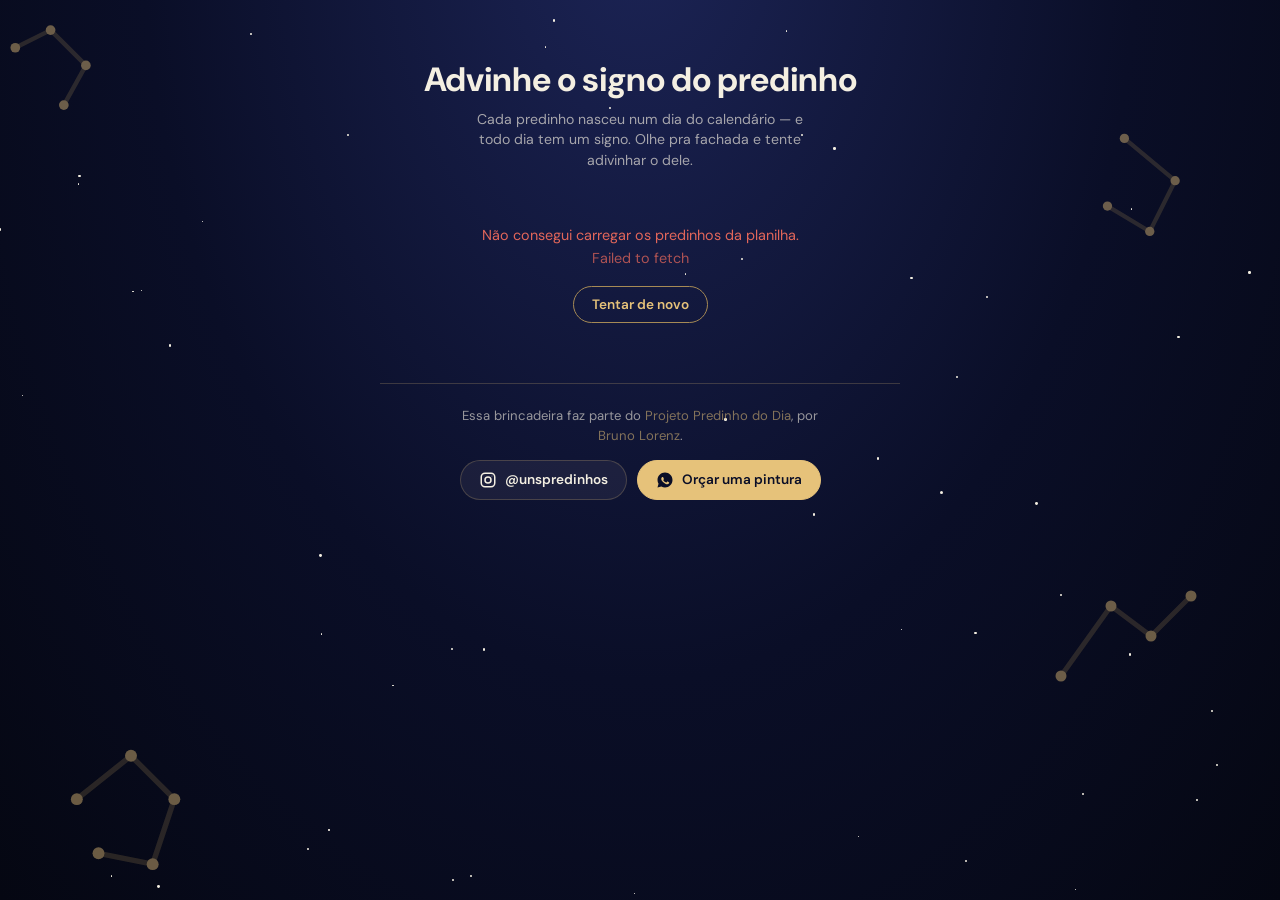
<file: signo/index.html>
<!DOCTYPE html>
<html lang="pt-BR">
<head>
<meta charset="UTF-8">
<meta name="viewport" content="width=device-width, initial-scale=1">
<title>Advinhe o signo do predinho</title>
<link rel="preconnect" href="https://fonts.googleapis.com">
<link rel="preconnect" href="https://fonts.gstatic.com" crossorigin>
<link href="https://fonts.googleapis.com/css2?family=DM+Sans:opsz,wght@9..40,400;9..40,500;9..40,600;9..40,700&display=swap" rel="stylesheet">
<style>
  :root{
    --deep: #0a0e27;
    --mid: #141a42;
    --gold: #e6c27a;
    --gold-dim: #a68a55;
    --cream: #f4efe2;
    --violet: #756bb0;
    --correct: #6fbf8b;
    --wrong: #e2665a;
    --card: rgba(244,239,226,0.06);
    --card-line: rgba(230,194,122,0.22);
  }
  *{box-sizing:border-box;}
  html,body{
    margin:0; padding:0; min-height:100%;
    background: radial-gradient(ellipse at 50% -10%, #1c2456 0%, var(--deep) 55%, #050712 100%);
    color: var(--cream);
    font-family:'DM Sans', system-ui, sans-serif;
    -webkit-font-smoothing:antialiased;
    overflow-x:hidden;
  }
  body{
    padding: env(safe-area-inset-top,0px) 0 env(safe-area-inset-bottom,0px);
    min-height:100vh;
    display:flex; flex-direction:column; align-items:center;
  }

  /* ---------- starfield ---------- */
  #sky{
    position:fixed; inset:-6vmax; z-index:0; pointer-events:none; overflow:hidden;
    will-change: transform;
  }
  .sky-layer{ position:absolute; inset:0; }
  .star{
    position:absolute; border-radius:50%; background:var(--cream);
    animation:twinkle 5s ease-in-out infinite;
  }
  @keyframes twinkle{
    0%,100%{opacity:.15;}
    50%{opacity:.9;}
  }
  .constellation{ position:absolute; opacity:.45; }
  .constellation line{ stroke:var(--gold-dim); stroke-width:1; opacity:.5; }
  .constellation circle{
    fill:var(--gold);
    animation:twinkle 5s ease-in-out infinite;
  }

  /* ---------- layout ---------- */
  .wrap{
    position:relative; z-index:1; width:100%; max-width:560px;
    padding:58px 20px 40px; display:flex; flex-direction:column; align-items:center;
  }
  header{ text-align:center; margin-bottom:14px; }
  h1{
    font-size: clamp(1.3rem, 5vw, 2.1rem);
    font-weight:700; margin:0 0 8px;
    letter-spacing:-0.01em;
  }
  header p{
    margin:0; color:var(--cream); opacity:.65;
    font-size:.88rem; line-height:1.45; max-width:36ch; margin:0 auto;
  }

  .status-row{
    display:flex; gap:10px; margin: 14px 0 4px; flex-wrap:wrap; justify-content:center;
  }
  .pill{
    background:var(--card); border:1px solid var(--card-line);
    border-radius:999px; padding:7px 16px; font-size:.85rem;
    display:flex; align-items:center; gap:6px;
  }
  .pill b{ color:var(--gold); font-weight:700; }
  .pill-btn{
    font-family:inherit; color:var(--cream); cursor:pointer;
    margin:0; -webkit-appearance:none; appearance:none;
    transition: border-color .15s ease, background .15s ease;
  }
  .pill-btn:hover{ border-color:var(--gold); background:rgba(230,194,122,0.1); }

  /* ---------- arena (predinho) ---------- */
  .arena{
    position:relative;
    width:min(58vw, 380px);
    aspect-ratio:1/1;
    margin: 14px 0 2px;
  }
  .predinho-glow{
    position:absolute; inset:-7%;
    border-radius:50%; z-index:0;
    background: radial-gradient(circle, rgba(230,194,122,0.55) 0%, rgba(230,194,122,0.26) 42%, rgba(230,194,122,0) 74%);
    filter: blur(10px);
    animation: glow-breathe 5s ease-in-out infinite;
  }
  @keyframes glow-breathe{
    0%,100%{ opacity:.75; transform:scale(1); }
    50%{ opacity:1; transform:scale(1.04); }
  }
  .predinho-frame{
    position:absolute; inset:0; z-index:1;
    border-radius:50%;
    overflow:hidden; background:#1a1f45;
    box-shadow: 0 0 0 1px var(--card-line), 0 16px 34px rgba(0,0,0,.55);
    transition: box-shadow .3s ease;
  }
  .predinho-frame.state-correct{ box-shadow: 0 0 0 3px var(--correct); }
  .predinho-frame.state-wrong{ box-shadow: 0 0 0 3px var(--wrong); }
  .predinho-frame img{
    position:absolute; top:0; left:0;
    width:100%; height:130.9%;
    object-fit:cover; object-position: top center;
    transition: height .7s cubic-bezier(.22,.8,.25,1);
  }
  .predinho-frame.revealed img{ height:100%; }
  .predinho-frame .ph{
    position:absolute; inset:0; display:flex; align-items:center; justify-content:center;
    font-size:.75rem; color:var(--cream); opacity:.5; text-align:center; padding:10%;
  }
  .result-badge{
    position:absolute; top:4%; right:4%; z-index:2;
    width:38px; height:38px; border-radius:50%;
    display:flex; align-items:center; justify-content:center;
    font-size:1.15rem; font-weight:700;
    box-shadow: 0 6px 16px rgba(0,0,0,.4);
    opacity:0; transform:scale(.5);
    transition: opacity .3s ease .3s, transform .3s cubic-bezier(.22,1.4,.4,1) .3s;
  }
  .result-badge.show{ opacity:1; transform:scale(1); }
  .result-badge.correct{ background:var(--correct); color:var(--deep); }
  .result-badge.wrong{ background:var(--wrong); color:var(--cream); }

  .options-row{
    display:flex; gap:8px; flex-wrap:nowrap; justify-content:center;
    width:100%; max-width:460px; margin-top:14px;
  }
  .option-btn{
    flex:1 1 0; min-width:0; max-width:170px;
    display:flex; flex-direction:column; align-items:center; gap:5px;
    padding:12px 6px;
    border-radius:16px;
    border:1px solid var(--card-line);
    background: var(--card);
    color:var(--cream);
    font-family:inherit;
    cursor:pointer;
    transition: transform .15s ease, background .15s ease, border-color .15s ease;
    -webkit-tap-highlight-color: transparent;
  }
  .option-btn .sym{ font-size:1.6rem; color:var(--gold); line-height:1; }
  .option-btn .nm{ font-size:.76rem; font-weight:600; text-align:center; }
  .option-btn:hover{ background:rgba(230,194,122,0.14); border-color:var(--gold); }
  .option-btn:active{ transform:scale(.96); }
  .option-btn[disabled]{ cursor:default; }
  .option-btn.correct{ background:var(--correct); border-color:var(--correct); color:var(--deep); }
  .option-btn.correct .sym{ color:var(--deep); }
  .option-btn.wrong{ background:var(--wrong); border-color:var(--wrong); color:var(--cream); }
  .option-btn.wrong .sym{ color:var(--cream); }
  .option-btn.dim[disabled]{ opacity:.35; }

  .hint{
    margin-top:12px; font-size:.85rem; opacity:.55; text-align:center; min-height:1.2em;
  }

  .round-footer{
    margin-top:10px; width:100%; max-width:380px;
    display:flex; flex-direction:column; align-items:center; gap:10px;
  }
  .next-btn{
    background:var(--gold); color:var(--deep); border:none;
    font-family:inherit; font-weight:700; font-size:.9rem;
    padding:11px 28px; border-radius:999px; cursor:pointer;
  }
  .next-btn:active{ transform:scale(.97); }

  /* ---------- modal overlay (feedback + placar) ---------- */
  .modal-overlay{
    position:fixed; inset:0; z-index:50;
    display:none; align-items:center; justify-content:center;
    padding: max(20px, env(safe-area-inset-top,0px)) 20px max(20px, env(safe-area-inset-bottom,0px));
  }
  .modal-overlay.show{ display:flex; }
  .modal-backdrop{
    position:absolute; inset:0;
    background: rgba(6,8,24,0.62);
    backdrop-filter: blur(18px); -webkit-backdrop-filter: blur(18px);
    opacity:0; transition: opacity .3s ease;
  }
  .modal-overlay.show .modal-backdrop{ opacity:1; }
  .modal-card{
    position:relative; z-index:1;
    width:100%; max-width:420px;
    background: var(--mid);
    border:1px solid var(--card-line);
    border-radius:22px;
    overflow:hidden;
    box-shadow: 0 28px 70px rgba(0,0,0,.55);
    transform: translateY(16px) scale(.96); opacity:0;
    transition: transform .3s ease, opacity .3s ease;
    max-height: 90vh; display:flex; flex-direction:column;
  }
  .modal-overlay.show .modal-card{ transform:translateY(0) scale(1); opacity:1; }
  .modal-card .body{
    padding:20px 22px 22px; display:flex; flex-direction:column; gap:10px;
    overflow-y:auto;
  }
  .modal-card h2{ margin:0; font-size:1.1rem; font-weight:700; }
  .modal-card .detail{ font-size:.92rem; line-height:1.55; opacity:.85; }
  .modal-card .detail b{ color:var(--gold); font-weight:600; }
  .modal-card button.secondary{
    align-self:flex-start; margin-top:2px;
    background:transparent; color:var(--gold-dim); border:1px solid var(--card-line);
    font-family:inherit; font-weight:600; font-size:.85rem;
    padding:10px 20px; border-radius:999px; cursor:pointer;
  }

  .lb-list{
    list-style:none; margin:0; padding:0;
    display:flex; flex-direction:column; gap:8px;
  }
  .lb-item{
    display:flex; align-items:center; gap:10px;
    padding:10px 12px; border-radius:12px;
    background:rgba(244,239,226,0.04);
  }
  .lb-item .rank{ color:var(--gold-dim); font-weight:700; width:1.8em; flex-shrink:0; }
  .lb-item .name{ flex:1; font-size:.92rem; overflow:hidden; text-overflow:ellipsis; white-space:nowrap; }
  .lb-item .streak{ color:var(--gold); font-weight:700; font-size:.92rem; }

  /* ---------- rodapé ---------- */
  .site-footer{
    display:flex; flex-direction:column; align-items:center; gap:14px;
    margin-top:36px; padding-top:22px; border-top:1px solid var(--card-line);
    width:100%;
  }
  .footer-credit{
    margin:0; text-align:center; font-size:.82rem; opacity:.6; line-height:1.5; max-width:40ch;
  }
  .footer-credit a{ color:var(--gold); text-decoration:none; opacity:.9; }
  .footer-credit a:hover{ text-decoration:underline; }
  .footer-links{
    display:flex; gap:10px; flex-wrap:wrap; justify-content:center;
  }
  .footer-pill{
    display:inline-flex; align-items:center; gap:8px;
    padding:10px 18px; border-radius:999px;
    border:1px solid var(--card-line); background:var(--card);
    color:var(--cream); text-decoration:none;
    font-family:inherit; font-size:.85rem; font-weight:600;
    transition: border-color .15s ease, background .15s ease, transform .15s ease;
  }
  .footer-pill:hover{ border-color:var(--gold); background:rgba(230,194,122,0.1); }
  .footer-pill:active{ transform:scale(.97); }
  .footer-pill svg{ width:18px; height:18px; flex-shrink:0; }
  .footer-pill.cta{ background:var(--gold); border-color:var(--gold); color:var(--deep); }
  .footer-pill.cta:hover{ background:#f0d08c; border-color:#f0d08c; }

  /* ---------- loading / error ---------- */
  .state-msg{
    text-align:center; opacity:.7; font-size:.9rem; margin-top:40px; line-height:1.6;
  }
  .state-msg.error{ color:var(--wrong); opacity:1; }
  .state-msg button{
    display:block; margin:16px auto 0;
    background:transparent; color:var(--gold); border:1px solid var(--gold-dim);
    font-family:inherit; font-weight:600; font-size:.85rem;
    padding:9px 18px; border-radius:999px; cursor:pointer;
  }

  .name-gate{
    width:100%; max-width:380px; margin-top:14px;
    background:var(--card); border:1px solid var(--card-line);
    border-radius:20px; padding:20px 20px;
    display:flex; flex-direction:column; align-items:center; gap:10px;
    text-align:center;
  }
  .name-gate h2{ margin:0; font-size:1.05rem; font-weight:700; }
  .name-gate p{ margin:0; font-size:.85rem; opacity:.7; line-height:1.5; }
  .name-gate input{
    width:100%; background:rgba(244,239,226,0.08); border:1px solid var(--card-line);
    border-radius:10px; padding:11px 14px; color:var(--cream);
    font-family:inherit; font-size:.92rem; text-align:center;
  }
  .name-gate input::placeholder{ color:rgba(244,239,226,0.4); }
  .name-gate button{
    background:var(--gold); color:var(--deep); border:none;
    font-family:inherit; font-weight:700; font-size:.92rem;
    padding:11px 28px; border-radius:999px; cursor:pointer;
  }
  .name-gate button:active{ transform:scale(.97); }

  .sync-dot{
    display:inline-block; width:7px; height:7px; border-radius:50%;
    margin-left:6px; vertical-align:middle;
    background:var(--correct); opacity:0;
    transition: opacity .3s ease;
  }
  .sync-dot.show{ opacity:1; }
  .sync-dot.err{ background:var(--wrong); }

  .gyro-btn{
    position:fixed; z-index:5;
    top: calc(env(safe-area-inset-top,0px) + 14px); right:14px;
    background:var(--card); border:1px solid var(--card-line); color:var(--gold);
    font-family:inherit; font-size:.75rem; font-weight:600;
    padding:8px 14px; border-radius:999px; cursor:pointer;
  }

  .hidden{ display:none !important; }
</style>
</head>
<body>

<div id="sky"></div>
<button id="gyroBtn" class="gyro-btn hidden" type="button">Ativar movimento</button>

<div class="wrap">
  <header>
    <h1>Advinhe o signo do predinho</h1>
    <p>Cada predinho nasceu num dia do calendário — e todo dia tem um signo. Olhe pra fachada e tente adivinhar o dele.</p>
  </header>

  <div id="nameGate" class="name-gate hidden">
    <h2>Antes de começar</h2>
    <p>Quer aparecer no placar? Digite um nome ou @ — fica só nesta sessão, o site não guarda mais nada além disso. Prefere jogar sem aparecer? Pode deixar em branco.</p>
    <input id="nameInput" type="text" maxlength="24" placeholder="Seu nome ou @ (opcional)">
    <button id="startGameBtn" type="button">Jogar</button>
  </div>

  <div id="statusRow" class="status-row hidden">
    <div class="pill">Acertos <b id="scoreLabel">0</b><span class="sync-dot" id="syncDot"></span></div>
    <button id="leaderboardBtn" class="pill pill-btn" type="button">Ver placar</button>
  </div>

  <div id="loadingMsg" class="state-msg">Carregando os predinhos do céu…</div>

  <div id="arena" class="arena hidden">
    <div class="predinho-glow" aria-hidden="true"></div>
    <div class="predinho-frame" id="predinhoFrame">
      <img id="predinhoImg" alt="">
    </div>
    <div class="result-badge" id="resultBadge" aria-hidden="true"></div>
  </div>

  <div id="options" class="options-row"></div>

  <div id="hint" class="hint hidden">Toque no signo que você acha que é esse predinho</div>

  <div id="roundFooter" class="round-footer"></div>

  <div id="leaderboardOverlay" class="modal-overlay">
    <div class="modal-backdrop"></div>
    <div class="modal-card" id="leaderboardCard"></div>
  </div>

  <footer class="site-footer">
    <p class="footer-credit">Essa brincadeira faz parte do <a href="https://brunolorenz.github.io/unspredinhos/" target="_blank" rel="noopener">Projeto Predinho do Dia</a>, por <a href="https://brunolorenz.com.br" target="_blank" rel="noopener">Bruno Lorenz</a>.</p>
    <div class="footer-links">
    <a class="footer-pill" href="https://instagram.com/unspredinhos" target="_blank" rel="noopener">
      <svg viewBox="0 0 24 24" fill="none" stroke="currentColor" stroke-width="2" stroke-linecap="round" stroke-linejoin="round">
        <rect x="3" y="3" width="18" height="18" rx="5"></rect>
        <circle cx="12" cy="12" r="4"></circle>
        <circle cx="17.3" cy="6.7" r="0.6" fill="currentColor" stroke="none"></circle>
      </svg>
      <span>@unspredinhos</span>
    </a>
    <a class="footer-pill cta" href="https://wa.me/5551993115340?text=Ol%C3%A1%20Bruno!%20Vim%20pelo%20Predinho%20do%20Dia%20e%20gostaria%20de%20or%C3%A7ar%20uma%20pintura." target="_blank" rel="noopener">
      <svg viewBox="0 0 24 24" fill="currentColor">
        <path d="M12 2C6.48 2 2 6.48 2 12c0 1.85.5 3.58 1.36 5.07L2 22l5.11-1.34A9.94 9.94 0 0 0 12 22c5.52 0 10-4.48 10-10S17.52 2 12 2zm5.2 14.3c-.22.62-1.28 1.19-1.78 1.24-.46.05-.9.23-3.02-.63-2.56-1.03-4.2-3.62-4.32-3.79-.13-.17-1.03-1.37-1.03-2.62s.66-1.86.9-2.11c.22-.24.5-.3.66-.3h.48c.16 0 .37-.03.58.44.22.5.75 1.73.82 1.86.07.13.1.28.02.46-.08.17-.13.28-.26.43-.13.15-.27.34-.39.46-.13.13-.26.27-.11.53.15.26.68 1.12 1.46 1.82.99.89 1.83 1.16 2.09 1.29.26.13.41.11.56-.07.15-.17.65-.76.82-1.02.17-.26.34-.22.57-.13.24.09 1.51.71 1.77.84.26.13.43.19.5.3.06.11.06.62-.16 1.24z"></path>
      </svg>
      <span>Orçar uma pintura</span>
    </a>
    </div>
  </footer>
</div>

<script>
(function(){

  var CSV_URL = "https://docs.google.com/spreadsheets/d/e/2PACX-1vQJSnZh8lr-Jkgt4XUC63cu0Ml75_YiWK-Ltty_nlExm6tMUNQXMaI7htEbS1MJnAQbc_6huHlZD0Du/pub?gid=1029790880&single=true&output=csv";

  // Apps Script do placar compartilhado (Google Sheets).
  var LEADERBOARD_URL = "https://script.google.com/macros/s/AKfycbzLpQ-dJ2VIl8oLj8ToLOwoyxfoOvVsRJFOjn92UmGXlWjIioEORIy_i1MLnY88_XDb/exec";

  var SIGNS = [
    {id:'aries',       name:'Áries',       symbol:'♈'},
    {id:'touro',       name:'Touro',       symbol:'♉'},
    {id:'gemeos',      name:'Gêmeos',      symbol:'♊'},
    {id:'cancer',      name:'Câncer',      symbol:'♋'},
    {id:'leao',        name:'Leão',        symbol:'♌'},
    {id:'virgem',      name:'Virgem',      symbol:'♍'},
    {id:'libra',       name:'Libra',       symbol:'♎'},
    {id:'escorpiao',   name:'Escorpião',   symbol:'♏'},
    {id:'sagitario',   name:'Sagitário',   symbol:'♐'},
    {id:'capricornio', name:'Capricórnio', symbol:'♑'},
    {id:'aquario',     name:'Aquário',     symbol:'♒'},
    {id:'peixes',      name:'Peixes',      symbol:'♓'}
  ];
  var SIGN_BY_ID = {};
  SIGNS.forEach(function(s){ SIGN_BY_ID[s.id] = s; });

  var MONTHS = ['janeiro','fevereiro','março','abril','maio','junho','julho','agosto','setembro','outubro','novembro','dezembro'];

  function zodiacFor(month, day){
    var v = month*100 + day;
    if (v>=120 && v<=218) return 'aquario';
    if (v>=219 && v<=320) return 'peixes';
    if (v>=321 && v<=419) return 'aries';
    if (v>=420 && v<=520) return 'touro';
    if (v>=521 && v<=620) return 'gemeos';
    if (v>=621 && v<=722) return 'cancer';
    if (v>=723 && v<=822) return 'leao';
    if (v>=823 && v<=922) return 'virgem';
    if (v>=923 && v<=1022) return 'libra';
    if (v>=1023 && v<=1121) return 'escorpiao';
    if (v>=1122 && v<=1221) return 'sagitario';
    return 'capricornio';
  }

  // ---------- CSV parsing ----------
  function parseCSVLine(line){
    var out = [], cur = '', inQ = false;
    for (var i=0;i<line.length;i++){
      var c = line[i];
      if (c === '"'){
        if (inQ && line[i+1] === '"'){ cur += '"'; i++; }
        else inQ = !inQ;
      } else if (c === ',' && !inQ){
        out.push(cur); cur = '';
      } else {
        cur += c;
      }
    }
    out.push(cur);
    return out;
  }

  function parseCSV(text){
    var lines = text.replace(/\r\n/g,'\n').replace(/\r/g,'\n').split('\n').filter(function(l){ return l.length > 0; });
    var rows = lines.map(parseCSVLine);
    var header = rows[0];
    return rows.slice(1).map(function(cols){
      var row = {};
      header.forEach(function(h, i){ row[h.trim()] = (cols[i] || '').trim(); });
      return row;
    });
  }

  function buildDeck(rows){
    var deck = [];
    rows.forEach(function(r){
      var dia = parseInt(r['Dia'], 10);
      var mes = parseInt(r['Mês'], 10);
      var img = r['URL Imagem'];
      var rua = r['Rua'];
      var cidade = r['Cidade'];
      var uf = r['UF'];
      if (!img || isNaN(dia) || isNaN(mes) || !rua || !cidade) return;
      deck.push({
        dia: dia, mes: mes, rua: rua, cidade: cidade, uf: uf,
        img: img, sign: zodiacFor(mes, dia)
      });
    });
    return deck;
  }

  function shuffle(arr){
    var a = arr.slice();
    for (var i=a.length-1; i>0; i--){
      var j = Math.floor(Math.random()*(i+1));
      var t = a[i]; a[i]=a[j]; a[j]=t;
    }
    return a;
  }

  // ---------- starfield ----------
  function buildSky(){
    var sky = document.getElementById('sky');
    var starsLayer = document.createElement('div');
    starsLayer.className = 'sky-layer layer-stars';
    var constLayer = document.createElement('div');
    constLayer.className = 'sky-layer layer-const';

    var frag = document.createDocumentFragment();
    for (var i=0;i<70;i++){
      var s = document.createElement('div');
      s.className = 'star';
      var size = (Math.random()*2 + 1).toFixed(1);
      s.style.width = size+'px';
      s.style.height = size+'px';
      s.style.left = (Math.random()*100)+'%';
      s.style.top = (Math.random()*100)+'%';
      s.style.animationDuration = (3.5 + Math.random()*4).toFixed(1)+'s';
      s.style.animationDelay = (Math.random()*5).toFixed(1)+'s';
      frag.appendChild(s);
    }
    starsLayer.appendChild(frag);
    sky.appendChild(starsLayer);

    var shapes = [
      {pts:[[8,14],[16,10],[24,18],[19,27]], vb:[0,0,34,34], top:'6%', left:'4%', w:'150px'},
      {pts:[[4,20],[14,6],[22,12],[30,4]],    vb:[0,0,34,26], top:'62%', left:'78%', w:'170px'},
      {pts:[[6,6],[18,16],[12,28],[2,22]],    vb:[0,0,26,32], top:'18%', left:'82%', w:'110px'},
      {pts:[[2,10],[12,2],[20,10],[16,22],[6,20]], vb:[0,0,24,26], top:'78%', left:'10%', w:'130px'}
    ];
    shapes.forEach(function(sh, idx){
      var svgns = 'http://www.w3.org/2000/svg';
      var svg = document.createElementNS(svgns, 'svg');
      svg.setAttribute('viewBox', sh.vb.join(' '));
      svg.classList.add('constellation');
      svg.style.top = sh.top; svg.style.left = sh.left; svg.style.width = sh.w;
      for (var i=0;i<sh.pts.length-1;i++){
        var line = document.createElementNS(svgns, 'line');
        line.setAttribute('x1', sh.pts[i][0]); line.setAttribute('y1', sh.pts[i][1]);
        line.setAttribute('x2', sh.pts[i+1][0]); line.setAttribute('y2', sh.pts[i+1][1]);
        svg.appendChild(line);
      }
      sh.pts.forEach(function(p){
        var c = document.createElementNS(svgns, 'circle');
        c.setAttribute('cx', p[0]); c.setAttribute('cy', p[1]); c.setAttribute('r', 1.1);
        c.style.animationDuration = (3.5 + Math.random()*4).toFixed(1)+'s';
        c.style.animationDelay = (Math.random()*6).toFixed(1)+'s';
        svg.appendChild(c);
      });
      constLayer.appendChild(svg);
    });
    sky.appendChild(constLayer);
  }

  // ---------- sky parallax (mouse / gyroscope) ----------
  function initParallax(){
    if (window.matchMedia && window.matchMedia('(prefers-reduced-motion: reduce)').matches) return;

    var starsLayer = document.querySelector('.layer-stars');
    var constLayer = document.querySelector('.layer-const');
    if (!starsLayer || !constLayer) return;

    var target = {x:0, y:0};
    var current = {x:0, y:0};
    var MAX = 16;

    function setTarget(dx, dy){
      target.x = Math.max(-1, Math.min(1, dx));
      target.y = Math.max(-1, Math.min(1, dy));
    }

    function tick(){
      current.x += (target.x - current.x) * 0.06;
      current.y += (target.y - current.y) * 0.06;
      starsLayer.style.transform = 'translate(' + (current.x*MAX*0.4) + 'px,' + (current.y*MAX*0.4) + 'px)';
      constLayer.style.transform = 'translate(' + (current.x*MAX) + 'px,' + (current.y*MAX) + 'px)';
      requestAnimationFrame(tick);
    }
    requestAnimationFrame(tick);

    window.addEventListener('mousemove', function(e){
      setTarget((e.clientX/window.innerWidth - 0.5)*2, (e.clientY/window.innerHeight - 0.5)*2);
    });

    function onOrientation(e){
      if (e.beta === null || e.gamma === null) return;
      setTarget(e.gamma/45, (e.beta-45)/45);
    }

    var DOE = window.DeviceOrientationEvent;
    if (DOE && typeof DOE.requestPermission === 'function'){
      var btn = document.getElementById('gyroBtn');
      btn.classList.remove('hidden');
      btn.addEventListener('click', function(){
        DOE.requestPermission().then(function(state){
          if (state === 'granted'){
            window.addEventListener('deviceorientation', onOrientation);
          }
          btn.classList.add('hidden');
        }).catch(function(){ btn.classList.add('hidden'); });
      });
    } else if (DOE) {
      window.addEventListener('deviceorientation', onOrientation);
    }
  }

  // ---------- game state ----------
  var deck = [];
  var queue = [];
  var current = null;
  var score = 0; // total de acertos da sessão — nunca zera com um erro
  var locked = false;
  var leaderboardConfigured = LEADERBOARD_URL.indexOf('COLOQUE_AQUI') === -1;
  var playerName = '';
  var sessionId = null;

  var els = {
    loading: document.getElementById('loadingMsg'),
    nameGate: document.getElementById('nameGate'),
    nameInput: document.getElementById('nameInput'),
    startGameBtn: document.getElementById('startGameBtn'),
    statusRow: document.getElementById('statusRow'),
    scoreLabel: document.getElementById('scoreLabel'),
    syncDot: document.getElementById('syncDot'),
    leaderboardBtn: document.getElementById('leaderboardBtn'),
    arena: document.getElementById('arena'),
    frame: document.getElementById('predinhoFrame'),
    img: document.getElementById('predinhoImg'),
    badge: document.getElementById('resultBadge'),
    hint: document.getElementById('hint'),
    options: document.getElementById('options'),
    roundFooter: document.getElementById('roundFooter'),
    leaderboardOverlay: document.getElementById('leaderboardOverlay'),
    leaderboardCard: document.getElementById('leaderboardCard')
  };

  function generateSessionId(){
    if (window.crypto && typeof crypto.randomUUID === 'function') return crypto.randomUUID();
    return 'sid-' + Date.now() + '-' + Math.random().toString(36).slice(2, 10);
  }

  function pickOptionIds(correctId){
    var others = SIGNS.filter(function(s){ return s.id !== correctId; });
    var distractors = shuffle(others).slice(0, 2);
    var ids = distractors.map(function(s){ return s.id; }).concat([correctId]);
    return shuffle(ids);
  }

  function renderOptions(correctId){
    els.options.innerHTML = '';
    pickOptionIds(correctId).forEach(function(signId){
      var sign = SIGN_BY_ID[signId];
      var btn = document.createElement('button');
      btn.className = 'option-btn';
      btn.dataset.sign = sign.id;
      btn.innerHTML = '<span class="sym">' + sign.symbol + '</span><span class="nm">' + sign.name + '</span>';
      btn.addEventListener('click', function(){ onGuess(sign.id); });
      els.options.appendChild(btn);
    });
  }

  function nextPredinho(){
    if (queue.length === 0) queue = shuffle(deck);
    return queue.pop();
  }

  // ---------- placar compartilhado (Google Sheets via Apps Script) ----------
  // Salva (upsert) o melhor resultado da sessão atual, identificada por
  // sessionId — não cria uma linha nova a cada acerto, atualiza a mesma.
  function postScore(name, sid, streakValue){
    return fetch(LEADERBOARD_URL, {
      method: 'POST',
      headers: { 'Content-Type': 'text/plain;charset=utf-8' },
      body: JSON.stringify({ sessionId: sid, name: name, streak: streakValue })
    }).then(function(res){
      if (!res.ok) throw new Error('status ' + res.status);
      return res.json();
    });
  }

  function fetchLeaderboard(){
    return fetch(LEADERBOARD_URL + '?_=' + Date.now())
      .then(function(res){
        if (!res.ok) throw new Error('status ' + res.status);
        return res.json();
      });
  }

  function openLeaderboard(){
    els.leaderboardOverlay.classList.add('show');
    if (!leaderboardConfigured){
      els.leaderboardCard.innerHTML =
        '<div class="body">' +
          '<h2>Placar</h2>' +
          '<div class="detail">O placar compartilhado ainda não foi configurado — falta colar a URL do Apps Script no início do arquivo.</div>' +
          '<button class="secondary" id="lbCloseBtn">Fechar</button>' +
        '</div>';
      document.getElementById('lbCloseBtn').addEventListener('click', closeLeaderboard);
      return;
    }
    els.leaderboardCard.innerHTML =
      '<div class="body"><h2>Placar</h2><div class="detail">Carregando…</div></div>';
    fetchLeaderboard()
      .then(function(data){
        var entries = (data && data.leaderboard) || [];
        var list = entries.length
          ? '<ol class="lb-list">' + entries.map(function(e, i){
              return '<li class="lb-item"><span class="rank">' + (i+1) + '</span>' +
                '<span class="name">' + escapeHtml(e.name || 'Anônimo') + '</span>' +
                '<span class="streak">' + e.streak + '</span></li>';
            }).join('') + '</ol>'
          : '<div class="detail">Ninguém salvou pontos ainda — seja a primeira pessoa.</div>';
        els.leaderboardCard.innerHTML =
          '<div class="body"><h2>Placar</h2>' + list + '<button class="secondary" id="lbCloseBtn">Fechar</button></div>';
        document.getElementById('lbCloseBtn').addEventListener('click', closeLeaderboard);
      })
      .catch(function(err){
        els.leaderboardCard.innerHTML =
          '<div class="body"><h2>Placar</h2>' +
          '<div class="detail">Não consegui carregar o placar.<br><span style="opacity:.75">' +
          (err && err.message ? err.message : 'Erro desconhecido') + '</span></div>' +
          '<button class="secondary" id="lbCloseBtn">Fechar</button></div>';
        document.getElementById('lbCloseBtn').addEventListener('click', closeLeaderboard);
      });
  }

  function closeLeaderboard(){
    els.leaderboardOverlay.classList.remove('show');
  }

  function escapeHtml(s){
    return String(s).replace(/[&<>"']/g, function(c){
      return {'&':'&amp;','<':'&lt;','>':'&gt;','"':'&quot;',"'":'&#39;'}[c];
    });
  }

  els.leaderboardBtn.addEventListener('click', openLeaderboard);

  function flashSync(ok){
    els.syncDot.classList.remove('err');
    if (!ok) els.syncDot.classList.add('err');
    els.syncDot.classList.add('show');
    setTimeout(function(){ els.syncDot.classList.remove('show'); }, 1400);
  }

  function syncBest(){
    if (!playerName || !leaderboardConfigured) return;
    postScore(playerName, sessionId, score)
      .then(function(){ flashSync(true); })
      .catch(function(){ flashSync(false); });
  }

  function showNameGate(){
    els.loading.classList.add('hidden');
    els.nameGate.classList.remove('hidden');
    els.nameInput.focus();
  }

  function beginSession(){
    var name = (els.nameInput.value || '').trim().slice(0, 24);
    playerName = name;
    sessionId = name ? generateSessionId() : null;
    els.nameGate.classList.add('hidden');
    startGame();
  }

  els.startGameBtn.addEventListener('click', beginSession);
  els.nameInput.addEventListener('keydown', function(e){
    if (e.key === 'Enter') beginSession();
  });

  function startGame(){
    score = 0; locked = false;
    queue = shuffle(deck);
    els.statusRow.classList.remove('hidden');
    els.arena.classList.remove('hidden');
    els.hint.classList.remove('hidden');
    showRound();
  }

  function showRound(){
    els.roundFooter.innerHTML = '';
    els.hint.classList.remove('hidden');
    els.hint.textContent = 'Toque no signo que você acha que é esse predinho';
    els.frame.classList.remove('state-correct','state-wrong','revealed');
    els.badge.classList.remove('show','correct','wrong');
    locked = false;

    current = nextPredinho();
    els.img.src = current.img;
    els.img.alt = 'Predinho de ' + current.dia + ' de ' + MONTHS[current.mes-1];
    els.scoreLabel.textContent = score;

    renderOptions(current.sign);
  }

  function onGuess(signId){
    if (locked) return;
    locked = true;
    var p = current;
    var isCorrect = signId === p.sign;

    if (isCorrect){
      score++;
      syncBest();
    }

    document.querySelectorAll('.option-btn').forEach(function(b){
      b.disabled = true;
      if (b.dataset.sign === p.sign) b.classList.add('correct');
      else if (b.dataset.sign === signId) b.classList.add('wrong');
      else b.classList.add('dim');
    });

    els.frame.classList.add('revealed', isCorrect ? 'state-correct' : 'state-wrong');
    els.badge.textContent = isCorrect ? '✓' : '✗';
    els.badge.classList.add('show', isCorrect ? 'correct' : 'wrong');
    els.scoreLabel.textContent = score;

    els.hint.classList.add('hidden');
    els.roundFooter.innerHTML = '';

    var nextBtn = document.createElement('button');
    nextBtn.className = 'next-btn';
    nextBtn.type = 'button';
    nextBtn.textContent = 'Próximo predinho';
    nextBtn.addEventListener('click', showRound);
    els.roundFooter.appendChild(nextBtn);
  }

  // ---------- boot ----------
  buildSky();
  initParallax();

  fetch(CSV_URL + '&_=' + Date.now())
    .then(function(res){
      if (!res.ok) throw new Error('A planilha respondeu com status ' + res.status);
      return res.text();
    })
    .then(function(text){
      var rows = parseCSV(text);
      deck = buildDeck(rows);
      if (deck.length < 3) {
        throw new Error('A planilha só trouxe ' + deck.length + ' predinhos com imagem — não dá pra montar nem uma rodada.');
      }
      els.loading.classList.add('hidden');
      showNameGate();
    })
    .catch(function(err){
      els.loading.classList.add('error');
      els.loading.innerHTML = 'Não consegui carregar os predinhos da planilha.<br>' +
        '<span style="opacity:.75">' + (err && err.message ? err.message : 'Erro desconhecido') + '</span>';
      var retry = document.createElement('button');
      retry.textContent = 'Tentar de novo';
      retry.addEventListener('click', function(){ location.reload(); });
      els.loading.appendChild(retry);
    });

})();
</script>
</body>
</html>
</file>
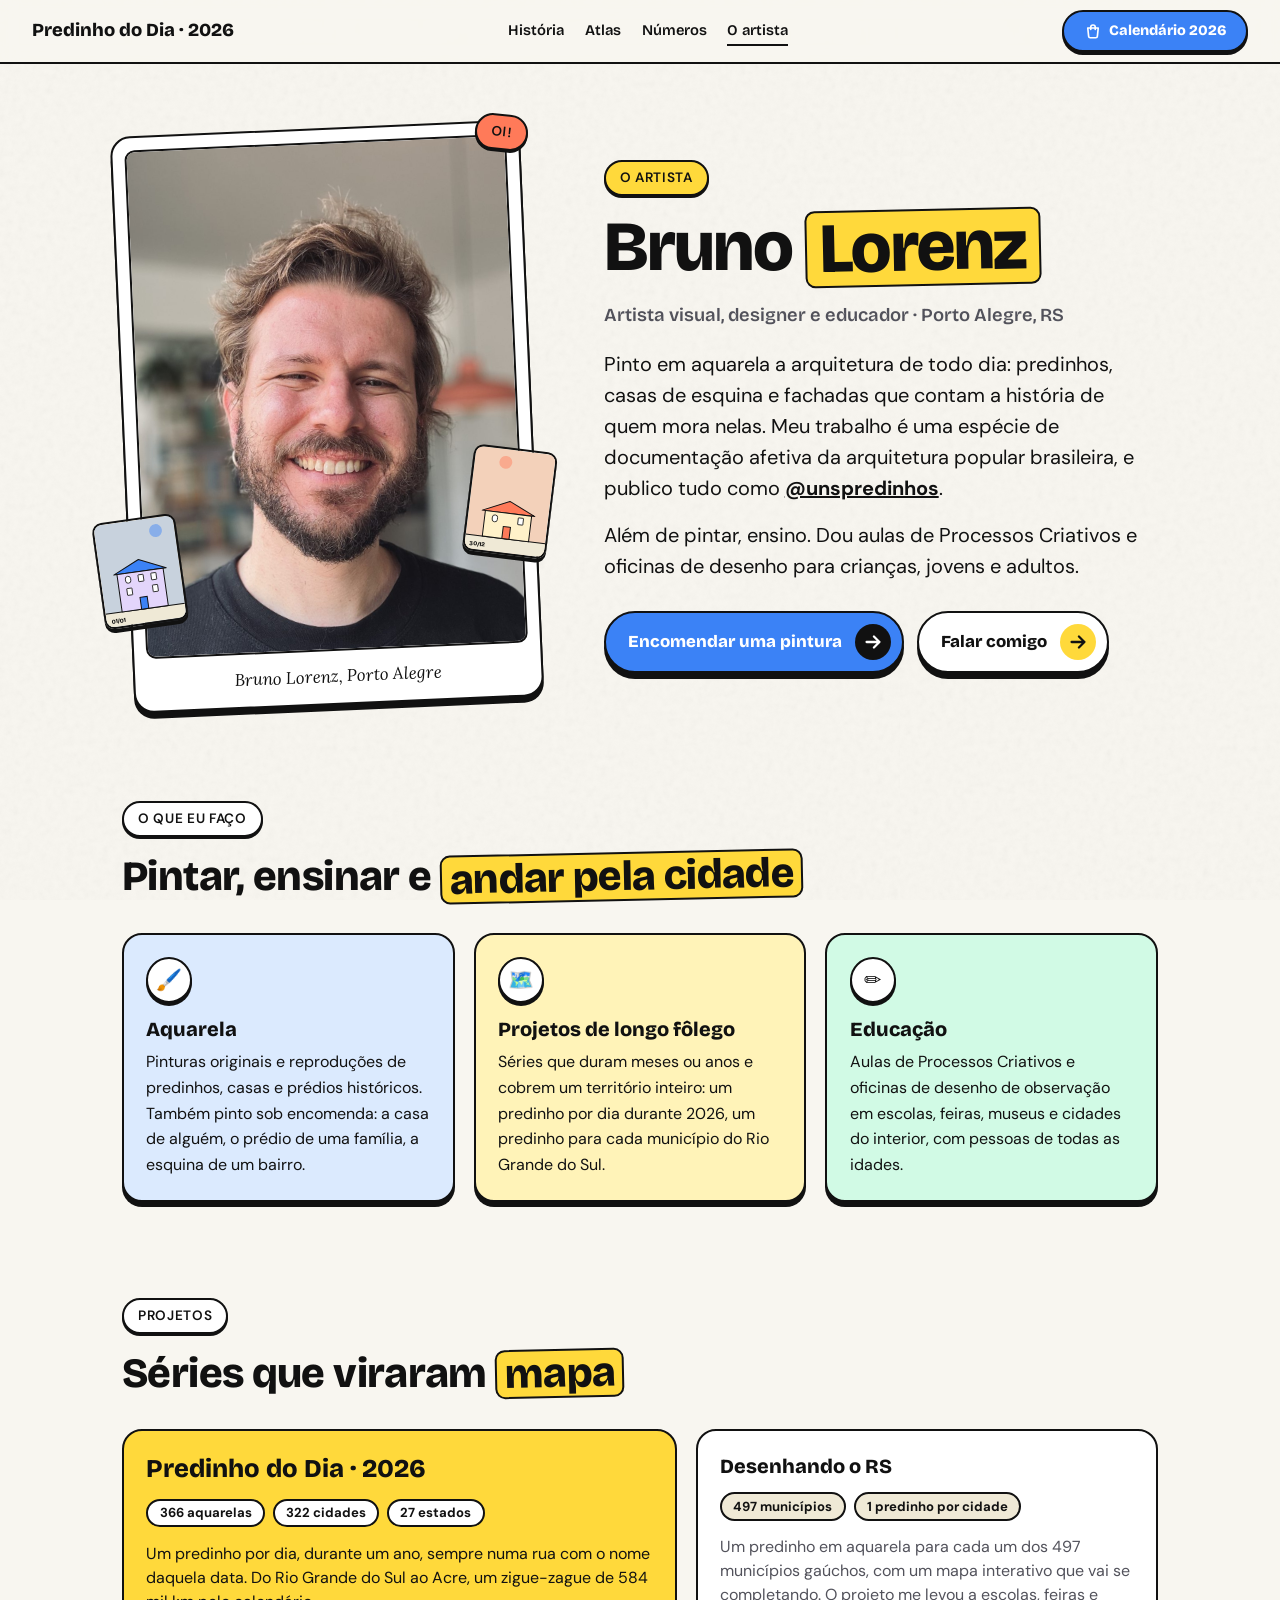
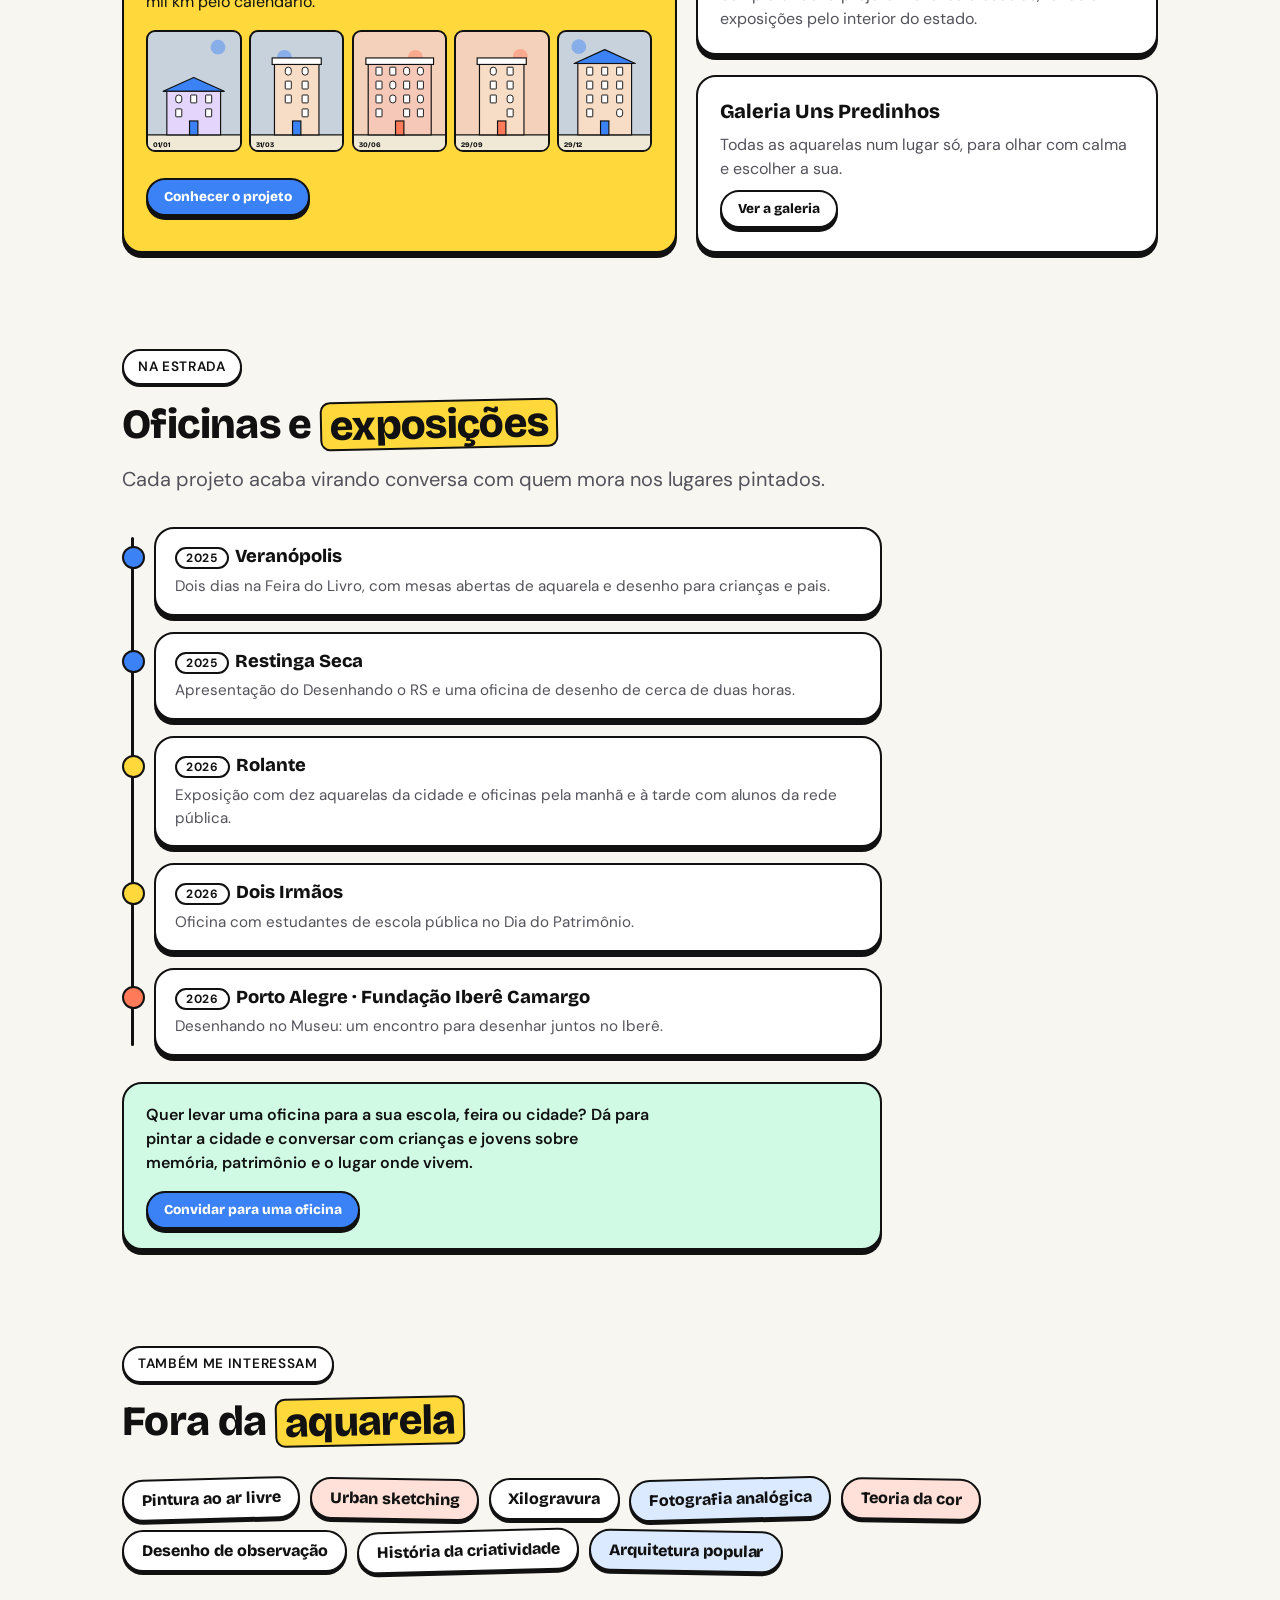
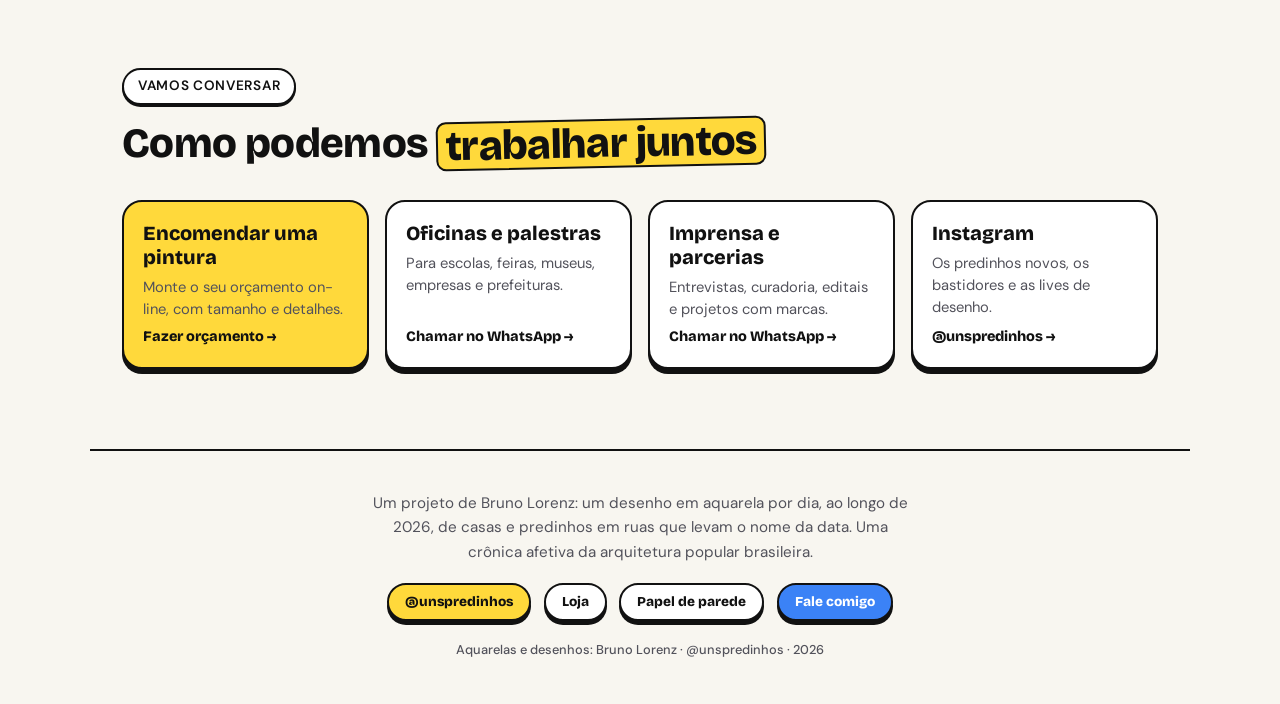
<file: artista.html>
<!DOCTYPE html>
<html lang="pt-BR">
<head>
<meta charset="UTF-8">
<meta name="viewport" content="width=device-width, initial-scale=1.0">
<title>Bruno Lorenz · o artista do Predinho do Dia</title>
<meta name="description" content="Bruno Lorenz é artista visual, designer e educador em Porto Alegre. Pinta em aquarela a arquitetura popular brasileira como @unspredinhos e dá oficinas de desenho.">
<meta property="og:title" content="Bruno Lorenz · @unspredinhos">
<meta property="og:type" content="profile">
<link rel="icon" href="favicon.svg" type="image/svg+xml">
<link rel="icon" href="favicon-32.png" sizes="32x32" type="image/png">
<link rel="apple-touch-icon" href="apple-touch-icon.png">
<meta name="theme-color" content="#FFD93B">
<meta property="og:image" content="https://brunolorenz.github.io/unspredinhos/img/capa.png">
<meta property="og:image:width" content="1200"><meta property="og:image:height" content="630">
<meta property="og:site_name" content="Predinho do Dia · @unspredinhos">
<meta name="twitter:card" content="summary_large_image">
<link rel="preconnect" href="https://fonts.googleapis.com">
<link rel="preconnect" href="https://fonts.gstatic.com" crossorigin>
<link href="https://fonts.googleapis.com/css2?family=Bricolage+Grotesque:opsz,wght@12..96,600;12..96,800&family=DM+Sans:wght@400;500;600;700&family=Lora:ital,wght@1,400;1,500&display=swap" rel="stylesheet">
<link rel="stylesheet" href="css/site.css">
<style>
  /* ── Abertura ── */
  .apres{display:grid;grid-template-columns:.85fr 1.15fr;gap:clamp(2rem,6vw,4.5rem);align-items:center;padding-top:clamp(2.5rem,6vw,4rem)}
  .retrato{position:relative;max-width:420px;justify-self:center;width:100%}
  .retrato__foto{background:#fff;border:2.5px solid var(--tinta);border-radius:20px;box-shadow:0 6px 0 var(--tinta);padding:12px 12px 52px;transform:rotate(-2.5deg)}
  .retrato__foto img{display:block;width:100%;aspect-ratio:3/4;object-fit:cover;border-radius:10px;border:2px solid var(--tinta)}
  .retrato__foto figcaption{position:absolute;left:0;right:0;bottom:14px;text-align:center;font-family:'Lora',serif;font-style:italic;font-size:1.05rem}
  .retrato .sticker{position:absolute;top:-14px;right:4px;z-index:2;transform:rotate(6deg);background:var(--coral)}
  .retrato__selo{position:absolute;width:84px;border:2.5px solid var(--tinta);border-radius:10px;overflow:hidden;box-shadow:0 4px 0 var(--tinta);display:block}
  .retrato__selo.s1{left:-24px;bottom:80px;transform:rotate(-8deg)}
  .retrato__selo.s2{right:-20px;bottom:150px;transform:rotate(7deg)}
  .apres h1{margin-top:.8rem}
  .apres__cargo{font-family:'Bricolage Grotesque',sans-serif;font-weight:600;font-size:1.15rem;color:var(--mudo);margin-bottom:1.2rem}
  .apres p.lead + p.lead{margin-top:1rem}
  .apres__acoes{display:flex;gap:.8rem;flex-wrap:wrap;margin-top:1.8rem}
  @media (max-width:800px){
    .apres{grid-template-columns:1fr}
    .retrato{max-width:320px}
    .retrato__selo{width:66px}
    .retrato__selo.s1{left:-10px}
    .retrato__selo.s2{right:-8px}
  }

  /* ── O que eu faço ── */
  .faco{display:grid;grid-template-columns:repeat(3,1fr);gap:1.2rem}
  .faco .card{padding:1.4rem}
  .faco .card:nth-child(1){background:#DBEAFE}
  .faco .card:nth-child(2){background:#FFF3B8}
  .faco .card:nth-child(3){background:#D1FAE5}
  .faco .ic{width:46px;height:46px;border:2.5px solid var(--tinta);border-radius:50%;background:#fff;display:flex;align-items:center;justify-content:center;font-size:1.3rem;margin-bottom:.9rem;box-shadow:0 3px 0 var(--tinta)}
  .faco p{margin-top:.5rem;line-height:1.6}
  @media (max-width:760px){ .faco{grid-template-columns:1fr} }

  /* ── Projetos ── */
  .projetos{display:grid;grid-template-columns:1.2fr 1fr;gap:1.2rem}
  .projeto{padding:1.4rem;display:flex;flex-direction:column;gap:.6rem;text-decoration:none;color:inherit}
  .projeto p{color:var(--mudo)}
  .projeto__num{display:flex;gap:.5rem;flex-wrap:wrap;margin:.3rem 0}
  .projeto__num span{font-size:.82rem;font-weight:700;border:2px solid var(--tinta);border-radius:99px;padding:.15rem .7rem;background:var(--tom)}
  .projeto__fotos{display:grid;grid-template-columns:repeat(5,1fr);gap:.45rem;margin-top:.4rem}
  .projeto__fotos .pic{border:2px solid var(--tinta);border-radius:9px}
  .projeto.grande{grid-row:span 2;background:var(--sol)}
  .projeto.grande .projeto__num span{background:#fff}
  .projeto .btn--sm{align-self:flex-start;margin-top:auto}
  @media (max-width:760px){ .projetos{grid-template-columns:1fr} .projeto.grande{grid-row:auto} }

  /* ── Na estrada ── */
  .estrada{list-style:none;position:relative;padding-left:2rem;max-width:760px}
  .estrada::before{content:'';position:absolute;left:9px;top:10px;bottom:10px;width:3px;background:var(--tinta);border-radius:3px}
  .estrada li{position:relative;margin-bottom:1rem}
  .estrada li::before{content:'';position:absolute;left:-2rem;top:1.15rem;width:19px;height:19px;border-radius:50%;border:2.5px solid var(--tinta);background:var(--c,#fff)}
  .estrada .card{padding:1rem 1.2rem}
  .estrada .ano{font-size:.75rem;font-weight:700;letter-spacing:.05em;text-transform:uppercase;border:2px solid var(--tinta);border-radius:99px;padding:1px 9px;background:#fff;margin-right:.4rem}
  .estrada h3{font-size:1.15rem;display:inline}
  .estrada p{color:var(--mudo);margin-top:.35rem;font-size:.95rem}
  .convite{display:flex;align-items:center;justify-content:space-between;gap:1rem;flex-wrap:wrap;padding:1.2rem 1.4rem;margin-top:1.6rem;background:#D1FAE5;max-width:760px}
  .convite p{font-weight:600;max-width:46ch}

  /* ── Interesses ── */
  .interesses{display:flex;flex-wrap:wrap;gap:.6rem}
  .interesses span{font-family:'Bricolage Grotesque',sans-serif;font-weight:800;font-size:1rem;border:2.5px solid var(--tinta);border-radius:99px;padding:.45rem 1.1rem;background:#fff;box-shadow:0 3px 0 var(--tinta)}
  .interesses span:nth-child(3n+1){transform:rotate(-1.5deg)}
  .interesses span:nth-child(3n+2){transform:rotate(1deg);background:#FFE1D9}
  .interesses span:nth-child(4n){background:#DBEAFE}

  /* ── Contato ── */
  .contato{display:grid;grid-template-columns:repeat(4,1fr);gap:1rem}
  .contato a{padding:1.2rem;text-decoration:none;color:inherit;display:flex;flex-direction:column;gap:.4rem;transition:transform .15s,box-shadow .15s}
  .contato a:hover{transform:translateY(-3px);box-shadow:0 8px 0 var(--tinta)}
  .contato a p{color:var(--mudo);font-size:.92rem;flex:1}
  .contato .vai{font-family:'Bricolage Grotesque',sans-serif;font-weight:800;font-size:.9rem}
  .contato a:nth-child(1){background:var(--sol)}
  @media (max-width:860px){ .contato{grid-template-columns:1fr 1fr} }
  @media (max-width:480px){ .contato{grid-template-columns:1fr} }
</style>
</head>
<body>
<div id="nav"></div>

<main class="wrap">
  <!-- ═════ APRESENTAÇÃO ═════ -->
  <section class="apres">
    <figure class="retrato">
      <span class="sticker">Oi!</span>
      <div class="retrato__foto"><img src="img/bruno.jpg" alt="Retrato de Bruno Lorenz, sorrindo, de camiseta preta"><figcaption>Bruno Lorenz, Porto Alegre</figcaption></div>
      <a class="retrato__selo s1" id="selo1" href="#"></a>
      <a class="retrato__selo s2" id="selo2" href="#"></a>
    </figure>
    <div>
      <span class="sticker">O artista</span>
      <h1>Bruno <span>Lorenz</span></h1>
      <div class="apres__cargo">Artista visual, designer e educador · Porto Alegre, RS</div>
      <p class="lead">Pinto em aquarela a arquitetura de todo dia: predinhos, casas de esquina e fachadas que contam a história de quem mora nelas. Meu trabalho é uma espécie de documentação afetiva da arquitetura popular brasileira, e publico tudo como <a href="" data-link="instagram" target="_blank" rel="noopener" style="color:inherit;font-weight:700">@unspredinhos</a>.</p>
      <p class="lead">Além de pintar, ensino. Dou aulas de Processos Criativos e oficinas de desenho para crianças, jovens e adultos.</p>
      <div class="apres__acoes">
        <a class="btn" href="" data-link="orcamento" target="_blank" rel="noopener">Encomendar uma pintura ${ARROW}</a>
        <a class="btn btn--claro" href="#contato">Falar comigo ${ARROW}</a>
      </div>
    </div>
  </section>

  <!-- ═════ O QUE EU FAÇO ═════ -->
  <section class="secao">
    <div class="secao__topo"><span class="sticker sticker--branco">O que eu faço</span><h2>Pintar, ensinar e <em>andar pela cidade</em></h2></div>
    <div class="faco">
      <div class="card"><div class="ic">🖌️</div><h3>Aquarela</h3><p>Pinturas originais e reproduções de predinhos, casas e prédios históricos. Também pinto sob encomenda: a casa de alguém, o prédio de uma família, a esquina de um bairro.</p></div>
      <div class="card"><div class="ic">🗺️</div><h3>Projetos de longo fôlego</h3><p>Séries que duram meses ou anos e cobrem um território inteiro: um predinho por dia durante 2026, um predinho para cada município do Rio Grande do Sul.</p></div>
      <div class="card"><div class="ic">✏️</div><h3>Educação</h3><p>Aulas de Processos Criativos e oficinas de desenho de observação em escolas, feiras, museus e cidades do interior, com pessoas de todas as idades.</p></div>
    </div>
  </section>

  <!-- ═════ PROJETOS ═════ -->
  <section class="secao">
    <div class="secao__topo"><span class="sticker sticker--branco">Projetos</span><h2>Séries que viraram <em>mapa</em></h2></div>
    <div class="projetos">
      <a class="card projeto grande" href="index.html">
        <h3 style="font-size:1.6rem">Predinho do Dia · 2026</h3>
        <div class="projeto__num"><span><b data-n="total">—</b> aquarelas</span><span><b data-n="cidades">—</b> cidades</span><span><b data-n="estados">—</b> estados</span></div>
        <p style="color:var(--tinta)">Um predinho por dia, durante um ano, sempre numa rua com o nome daquela data. Do Rio Grande do Sul ao Acre, um zigue-zague de <span data-n="milkm">—</span> mil km pelo calendário.</p>
        <div class="projeto__fotos" id="fotos-pd"></div>
        <span class="btn--sm" style="margin-top:1rem">Conhecer o projeto</span>
      </a>
      <div class="card projeto">
        <h3>Desenhando o RS</h3>
        <div class="projeto__num"><span>497 municípios</span><span>1 predinho por cidade</span></div>
        <p>Um predinho em aquarela para cada um dos 497 municípios gaúchos, com um mapa interativo que vai se completando. O projeto me levou a escolas, feiras e exposições pelo interior do estado.</p>
      </div>
      <a class="card projeto" href="" data-link="galeria" target="_blank" rel="noopener">
        <h3>Galeria Uns Predinhos</h3>
        <p>Todas as aquarelas num lugar só, para olhar com calma e escolher a sua.</p>
        <span class="btn--sm btn--branco">Ver a galeria</span>
      </a>
    </div>
  </section>

  <!-- ═════ NA ESTRADA ═════ -->
  <section class="secao">
    <div class="secao__topo"><span class="sticker sticker--branco">Na estrada</span><h2>Oficinas e <em>exposições</em></h2><p class="lead mudo">Cada projeto acaba virando conversa com quem mora nos lugares pintados.</p></div>
    <ol class="estrada">
      <li style="--c:var(--azul)"><div class="card"><span class="ano">2025</span><h3>Veranópolis</h3><p>Dois dias na Feira do Livro, com mesas abertas de aquarela e desenho para crianças e pais.</p></div></li>
      <li style="--c:var(--azul)"><div class="card"><span class="ano">2025</span><h3>Restinga Seca</h3><p>Apresentação do Desenhando o RS e uma oficina de desenho de cerca de duas horas.</p></div></li>
      <li style="--c:var(--sol)"><div class="card"><span class="ano">2026</span><h3>Rolante</h3><p>Exposição com dez aquarelas da cidade e oficinas pela manhã e à tarde com alunos da rede pública.</p></div></li>
      <li style="--c:var(--sol)"><div class="card"><span class="ano">2026</span><h3>Dois Irmãos</h3><p>Oficina com estudantes de escola pública no Dia do Patrimônio.</p></div></li>
      <li style="--c:var(--coral)"><div class="card"><span class="ano">2026</span><h3>Porto Alegre · Fundação Iberê Camargo</h3><p>Desenhando no Museu: um encontro para desenhar juntos no Iberê.</p></div></li>
    </ol>
    <div class="card convite">
      <p>Quer levar uma oficina para a sua escola, feira ou cidade? Dá para pintar a cidade e conversar com crianças e jovens sobre memória, patrimônio e o lugar onde vivem.</p>
      <a class="btn--sm" href="" data-link="oficina" target="_blank" rel="noopener">Convidar para uma oficina</a>
    </div>
  </section>

  <!-- ═════ INTERESSES ═════ -->
  <section class="secao">
    <div class="secao__topo"><span class="sticker sticker--branco">Também me interessam</span><h2>Fora da <em>aquarela</em></h2></div>
    <div class="interesses">
      <span>Pintura ao ar livre</span><span>Urban sketching</span><span>Xilogravura</span><span>Fotografia analógica</span><span>Teoria da cor</span><span>Desenho de observação</span><span>História da criatividade</span><span>Arquitetura popular</span>
    </div>
  </section>

  <!-- ═════ CONTATO ═════ -->
  <section class="secao" id="contato">
    <div class="secao__topo"><span class="sticker sticker--branco">Vamos conversar</span><h2>Como podemos <em>trabalhar juntos</em></h2></div>
    <div class="contato">
      <a class="card" href="" data-link="orcamento" target="_blank" rel="noopener"><h3>Encomendar uma pintura</h3><p>Monte o seu orçamento on-line, com tamanho e detalhes.</p><span class="vai">Fazer orçamento →</span></a>
      <a class="card" href="" data-link="oficina" target="_blank" rel="noopener"><h3>Oficinas e palestras</h3><p>Para escolas, feiras, museus, empresas e prefeituras.</p><span class="vai">Chamar no WhatsApp →</span></a>
      <a class="card" href="" data-link="imprensa" target="_blank" rel="noopener"><h3>Imprensa e parcerias</h3><p>Entrevistas, curadoria, editais e projetos com marcas.</p><span class="vai">Chamar no WhatsApp →</span></a>
      <a class="card" href="" data-link="instagram" target="_blank" rel="noopener"><h3>Instagram</h3><p>Os predinhos novos, os bastidores e as lives de desenho.</p><span class="vai">@unspredinhos →</span></a>
    </div>
  </section>
</main>

<div id="rodape"></div>

<script src="js/data.js"></script>
<script src="js/common.js"></script>
<script>
montarMoldura('artista');
document.querySelectorAll('a').forEach(a => { if(a.innerHTML.includes('${ARROW}')) a.innerHTML = a.innerHTML.replace('${ARROW}', ARROW); });
const wa = t => `https://wa.me/${LINKS.whats}?text=${encodeURIComponent(t)}`;
const LK = {
  instagram:LINKS.instagram, orcamento:LINKS.orcamento, galeria:LINKS.galeria,
  oficina:wa('Olá, Bruno! Gostaria de conversar sobre uma oficina de desenho.'),
  imprensa:wa('Olá! Gostaria de conversar sobre uma entrevista ou parceria.'),
};
document.querySelectorAll('[data-link]').forEach(a => a.href = LK[a.dataset.link]);
preencherNumeros();

/* selinhos ao lado do retrato: o primeiro e o último predinho do ano */
[['selo1', P[0]], ['selo2', P[P.length-1]]].forEach(([id,p]) => { const a = document.getElementById(id); a.href = diaHref(p); a.innerHTML = pic(p,200); a.title = `${dataExtenso(p)} · ${p.cidade}/${p.uf}`; });

/* cinco predinhos espalhados pelo ano */
document.getElementById('fotos-pd').innerHTML = [0,.25,.5,.75,.999].map(f => pic(P[Math.floor(f*(P.length-1))],200)).join('');
</script>
</body>
</html>
</file>
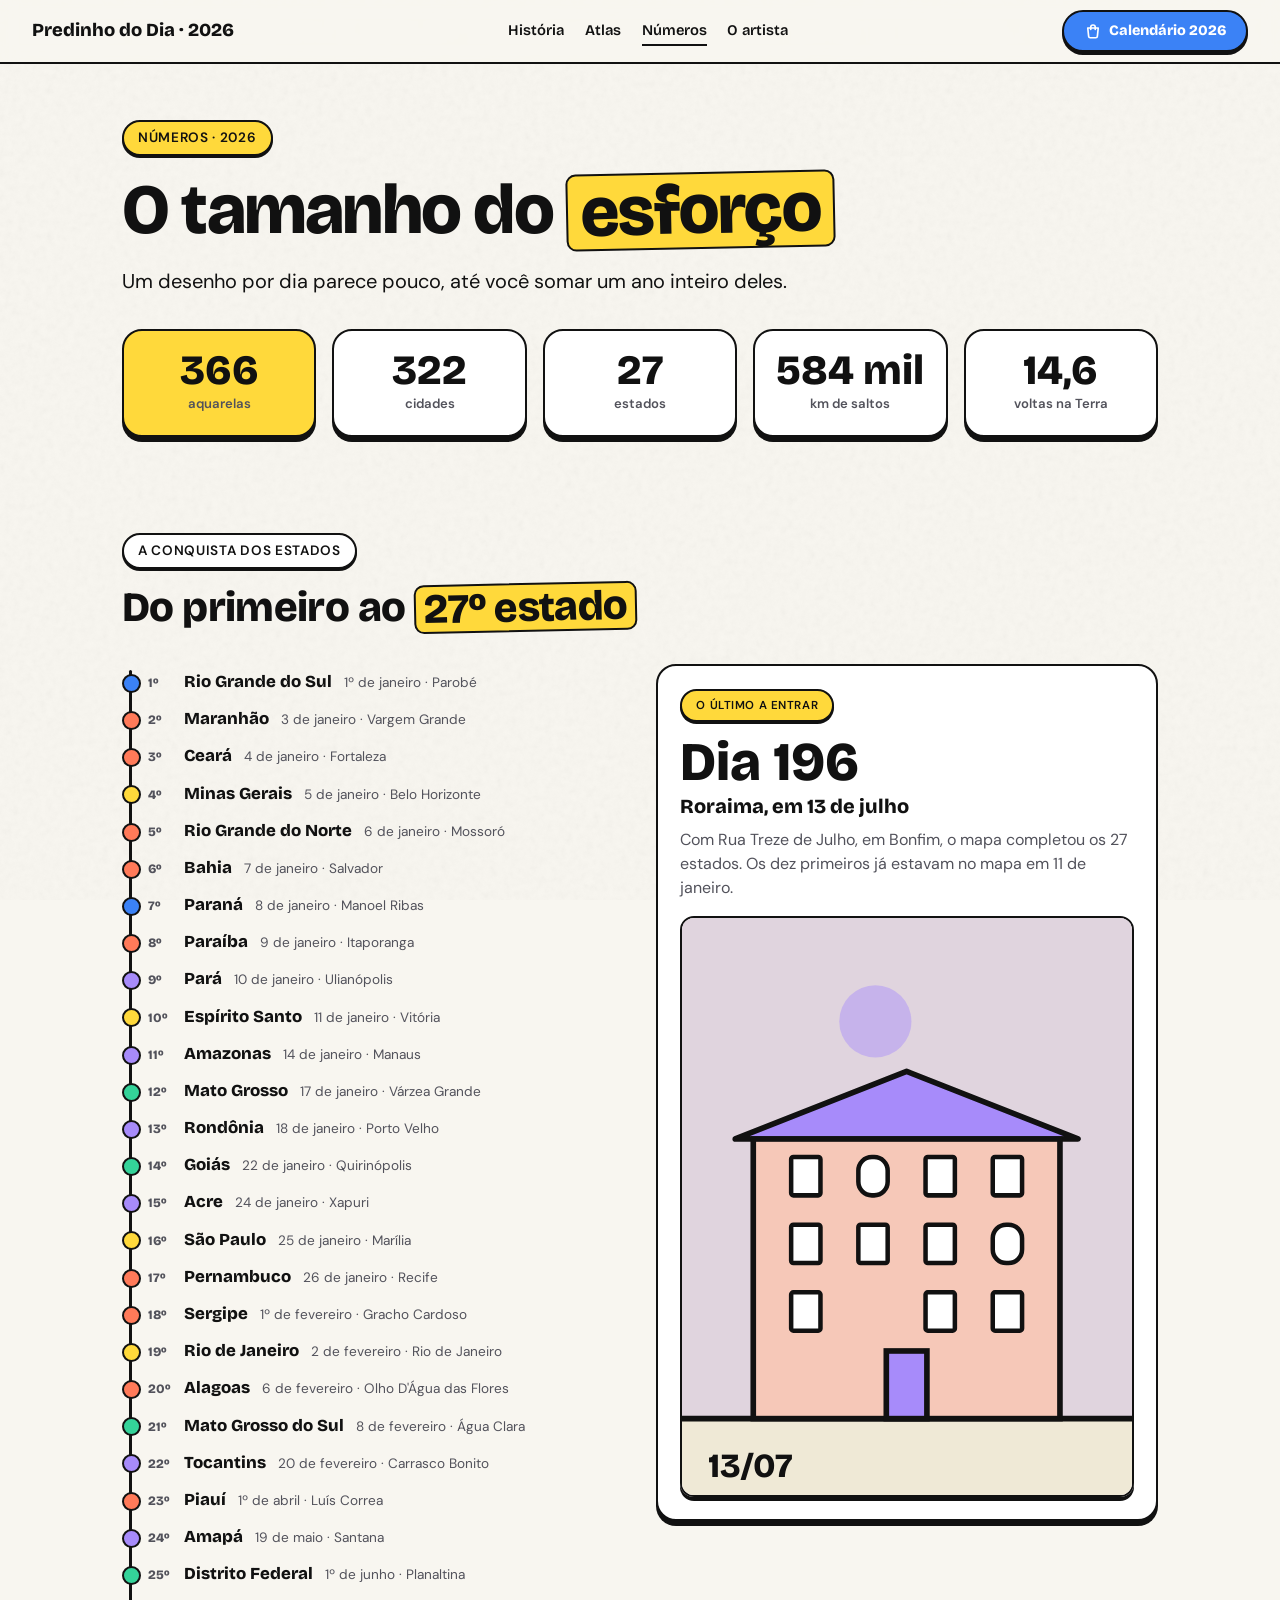
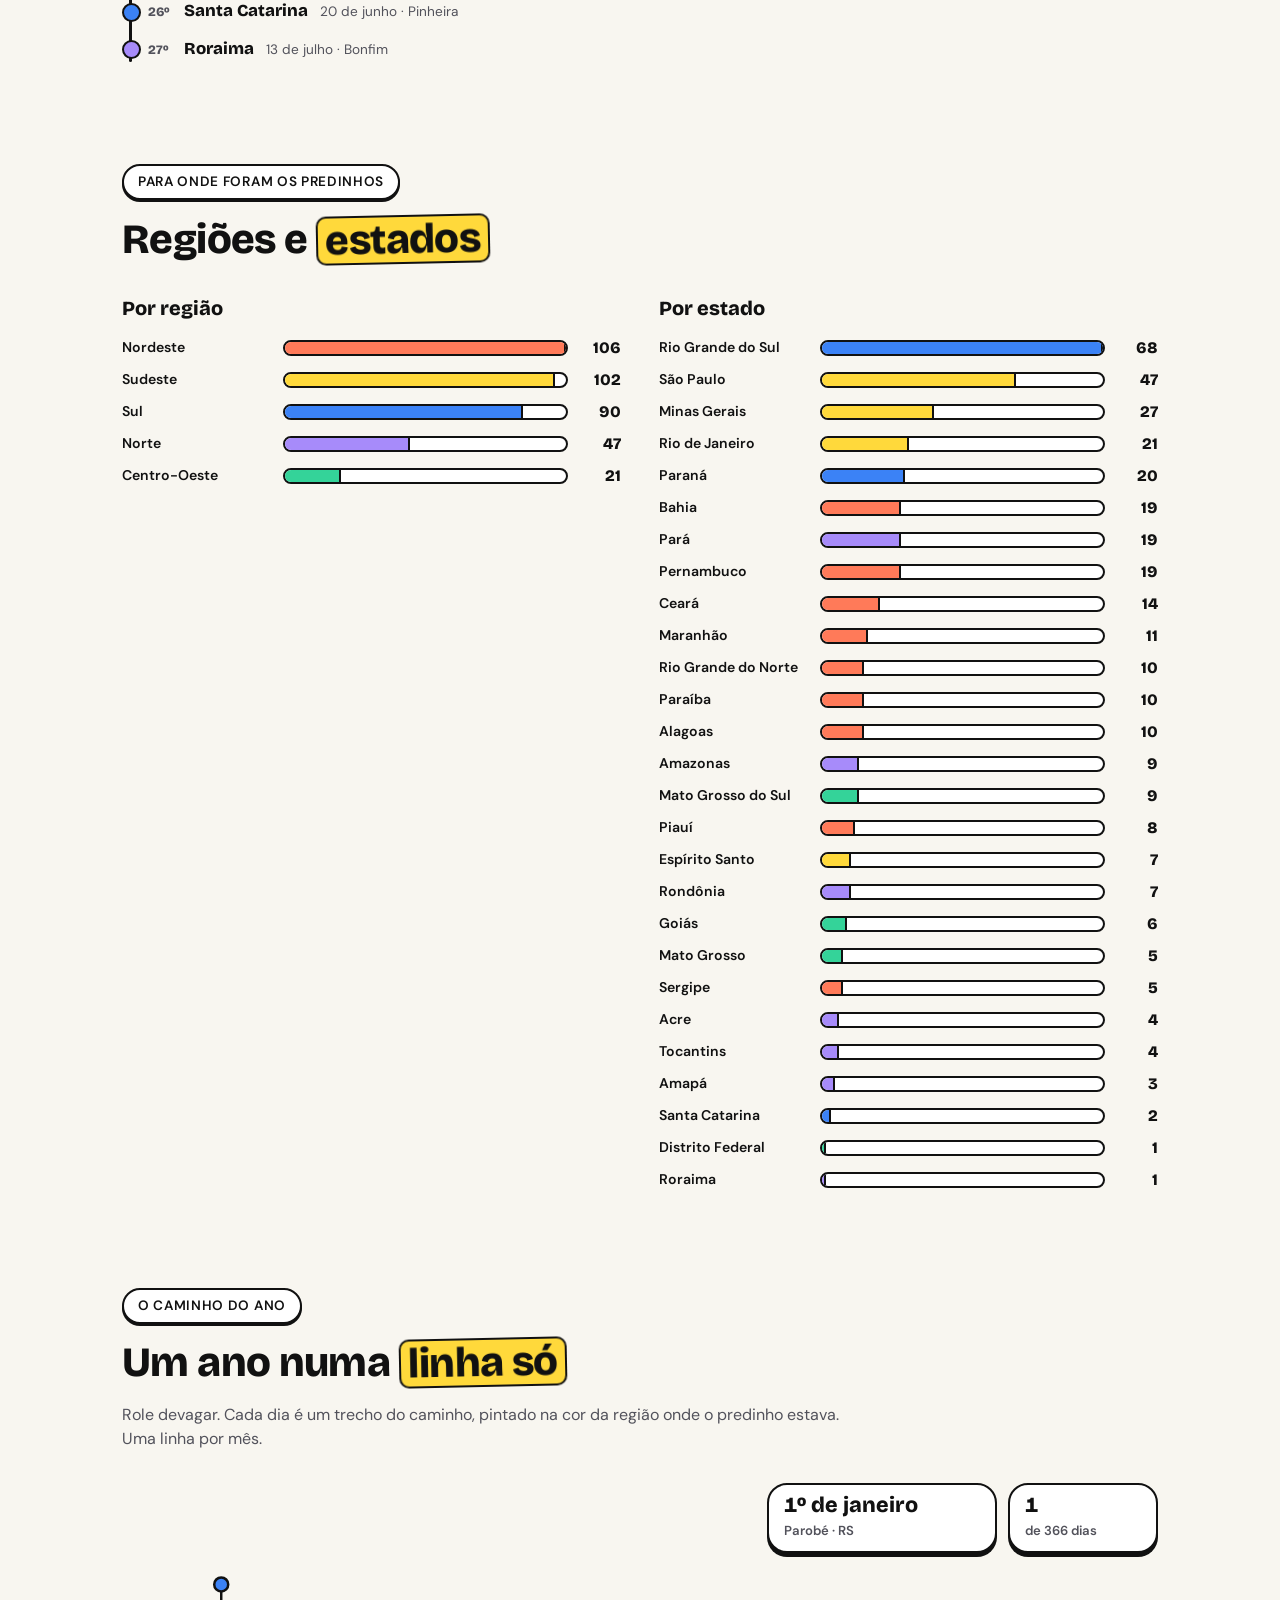
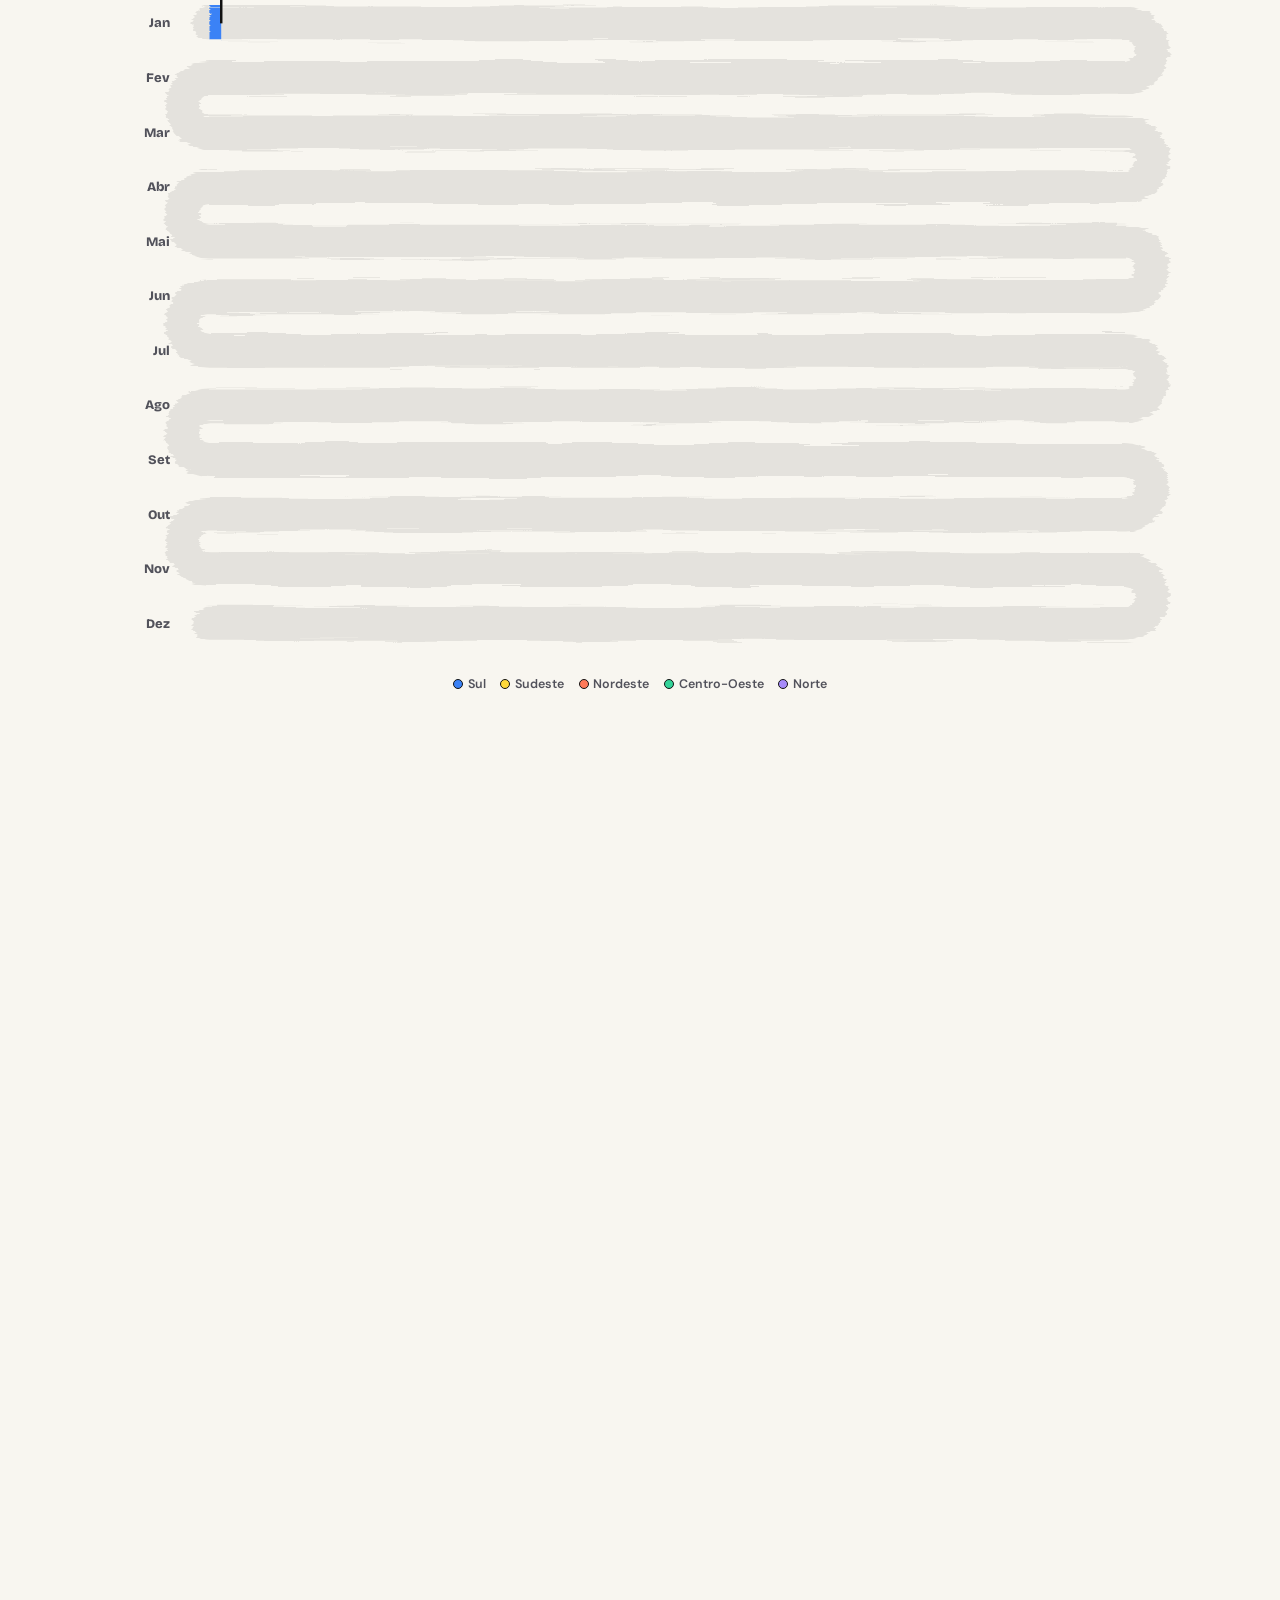
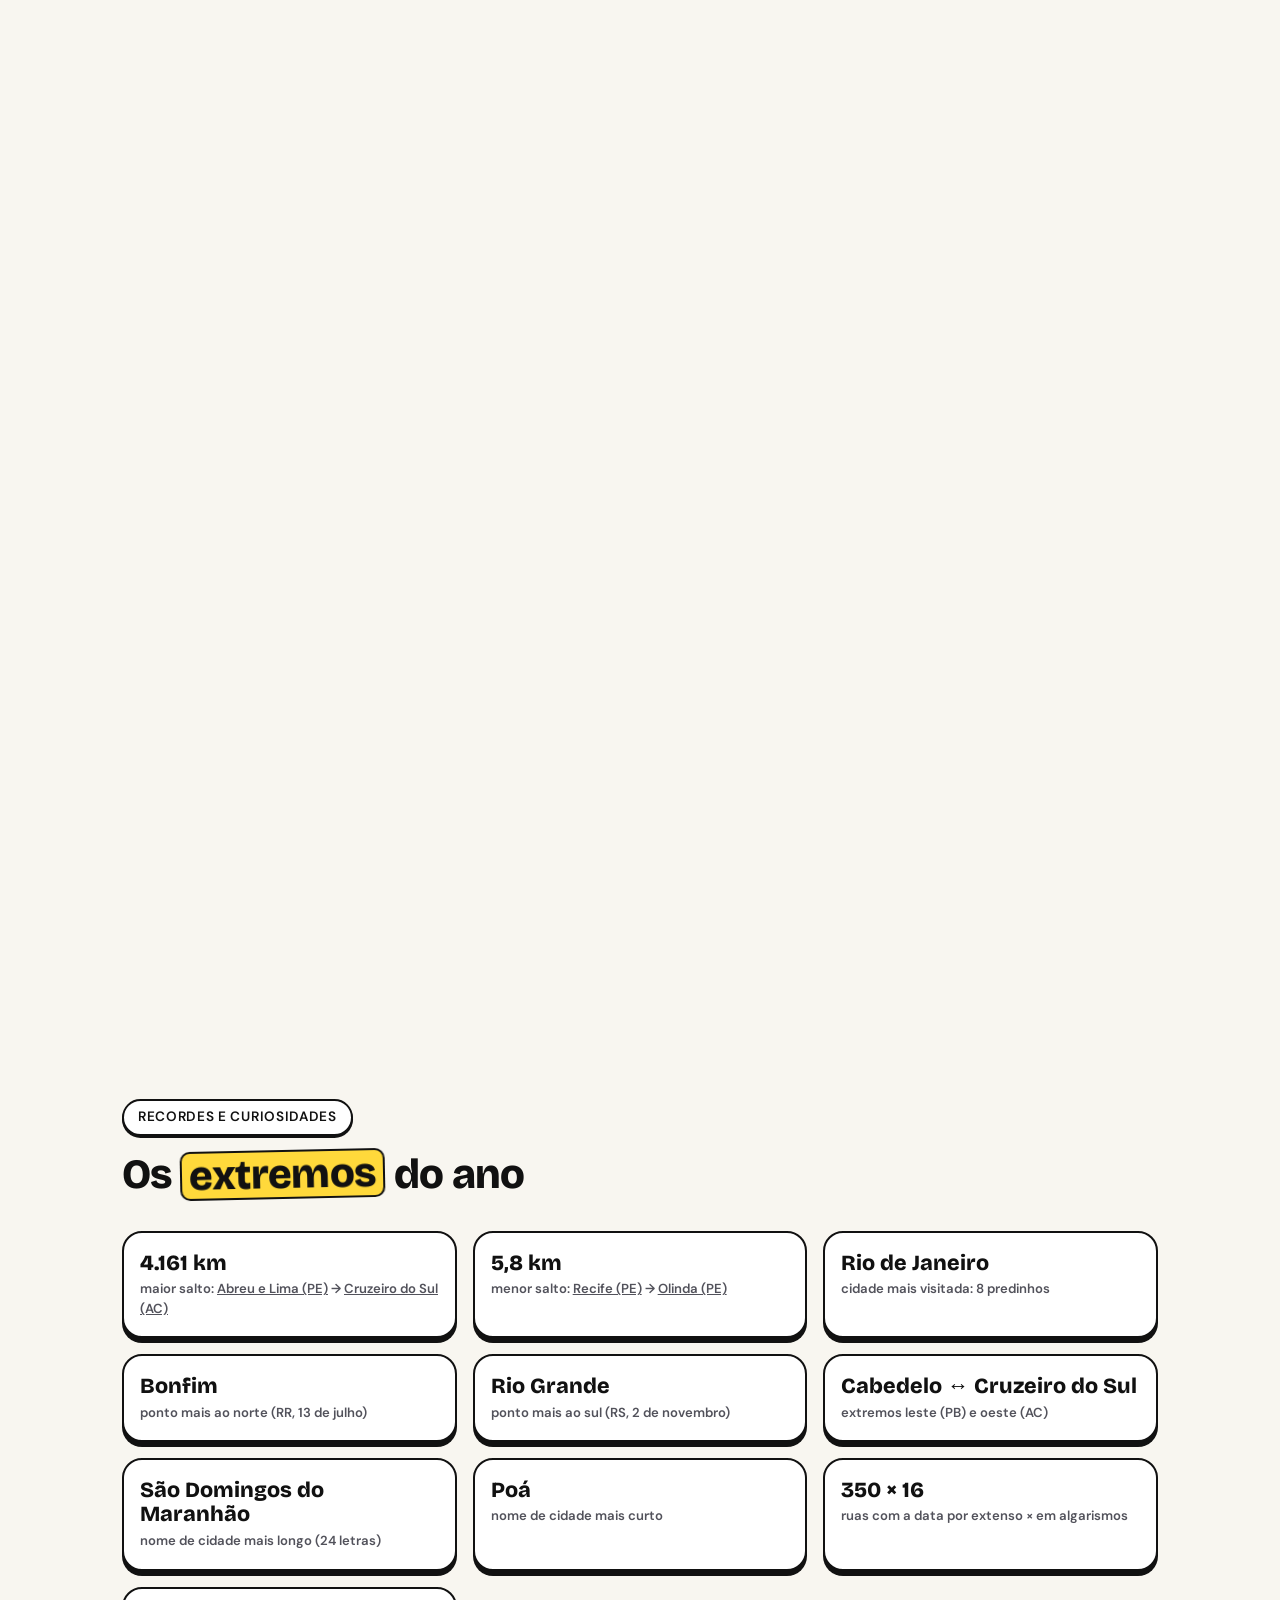
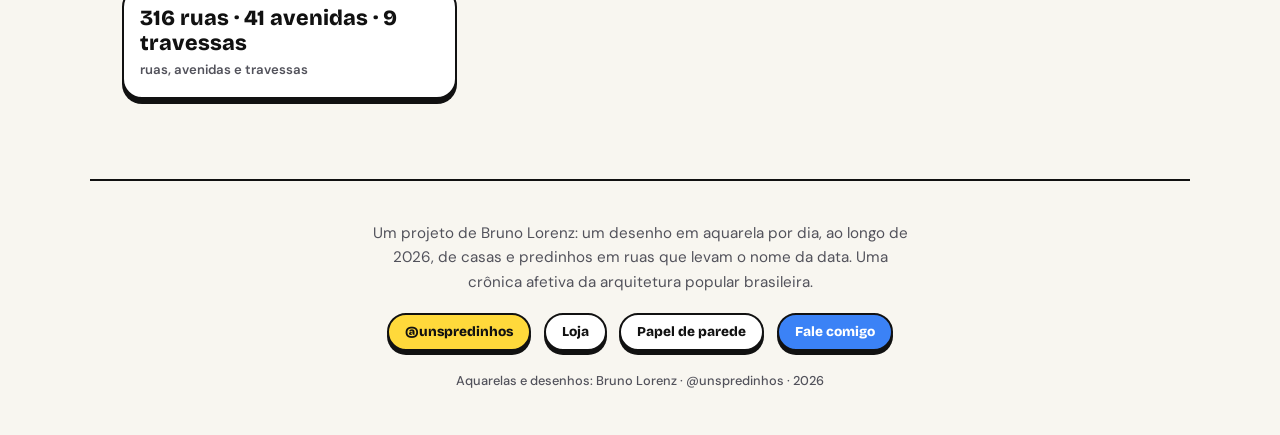
<file: numeros.html>
<!DOCTYPE html>
<html lang="pt-BR">
<head>
<meta charset="UTF-8">
<meta name="viewport" content="width=device-width, initial-scale=1.0">
<title>Números · Predinho do Dia 2026</title>
<meta name="description" content="O tamanho do esforço do projeto Predinho do Dia 2026: quilômetros, estados, recordes e curiosidades.">
<link rel="icon" href="favicon.svg" type="image/svg+xml">
<link rel="icon" href="favicon-32.png" sizes="32x32" type="image/png">
<link rel="apple-touch-icon" href="apple-touch-icon.png">
<meta name="theme-color" content="#FFD93B">
<meta property="og:image" content="https://brunolorenz.github.io/unspredinhos/img/capa.png">
<meta property="og:image:width" content="1200"><meta property="og:image:height" content="630">
<meta property="og:site_name" content="Predinho do Dia · @unspredinhos">
<meta name="twitter:card" content="summary_large_image">
<meta property="og:title" content="O tamanho do esforço · Predinho do Dia 2026">
<link rel="preconnect" href="https://fonts.googleapis.com">
<link rel="preconnect" href="https://fonts.gstatic.com" crossorigin>
<link href="https://fonts.googleapis.com/css2?family=Bricolage+Grotesque:opsz,wght@12..96,600;12..96,800&family=DM+Sans:wght@400;500;600;700&family=Lora:ital,wght@1,400&display=swap" rel="stylesheet">
<link rel="stylesheet" href="css/site.css">
<style>
  .page-hero{padding-top:clamp(2.2rem,5vw,3.5rem)}
  .grandes{display:grid;grid-template-columns:repeat(5,1fr);gap:1rem;margin-top:2rem}
  .grandes .card{padding:1.2rem .8rem;text-align:center}
  .grandes .card:first-child{background:var(--sol)}
  .grandes b{display:block;font-family:'Bricolage Grotesque',sans-serif;font-weight:800;font-size:clamp(1.7rem,3.6vw,2.6rem);line-height:1}
  .grandes small{font-size:.82rem;font-weight:600;color:var(--mudo)}
  @media (max-width:800px){ .grandes{grid-template-columns:repeat(2,1fr)} .grandes .card:first-child{grid-column:1/-1} }

  .esforco{display:grid;grid-template-columns:repeat(3,1fr);gap:1rem}
  .esforco .card{padding:1.2rem 1.1rem}
  .esforco b{display:block;font-family:'Bricolage Grotesque',sans-serif;font-weight:800;font-size:2rem;line-height:1.05}
  .esforco small{font-weight:600;color:var(--mudo);font-size:.9rem}
  .esforco .falta{border-style:dashed;box-shadow:none;background:transparent}
  .esforco .falta b{color:#bbb}
  @media (max-width:760px){ .esforco{grid-template-columns:1fr 1fr} }

  .conquista{display:grid;grid-template-columns:1fr 1fr;gap:2rem;align-items:start}
  .linha-tempo{list-style:none;position:relative;padding-left:1.6rem}
  .linha-tempo::before{content:'';position:absolute;left:7px;top:6px;bottom:6px;width:3px;background:var(--tinta);border-radius:3px}
  .linha-tempo li{position:relative;padding:.3rem 0 .45rem;display:flex;gap:.7rem;align-items:baseline;flex-wrap:wrap}
  .linha-tempo li::before{content:'';position:absolute;left:-1.6rem;top:.6rem;width:15px;height:15px;border-radius:50%;border:2.5px solid var(--tinta);background:var(--c,#fff)}
  .linha-tempo .n{font-family:'Bricolage Grotesque',sans-serif;font-weight:800;font-size:.8rem;color:var(--mudo);min-width:1.6rem}
  .linha-tempo .uf{font-family:'Bricolage Grotesque',sans-serif;font-weight:800;font-size:1.05rem}
  .linha-tempo .q{font-size:.85rem;color:var(--mudo)}
  .linha-tempo a{color:inherit;text-decoration:none}
  .linha-tempo a:hover .uf{text-decoration:underline}
  .destaque{padding:1.4rem;position:sticky;top:calc(var(--nav-h) + 1rem)}
  .destaque b.big{display:block;font-family:'Bricolage Grotesque',sans-serif;font-weight:800;font-size:3.4rem;line-height:1}
  .destaque p{color:var(--mudo);margin-top:.6rem}
  @media (max-width:760px){ .conquista{grid-template-columns:1fr} .destaque{position:static} }

  .barras{display:flex;flex-direction:column;gap:.5rem}
  .barra{display:grid;grid-template-columns:150px 1fr 42px;gap:.7rem;align-items:center}
  .barra span{font-size:.88rem;font-weight:600;white-space:nowrap;overflow:hidden;text-overflow:ellipsis}
  .barra .trilho{height:16px;background:#fff;border:2px solid var(--tinta);border-radius:99px;overflow:hidden}
  .barra .cheio{height:100%;border-right:2px solid var(--tinta);width:0;transition:width 1s ease}
  .barra b{font-family:'Bricolage Grotesque',sans-serif;font-weight:800;text-align:right}
  .duas{display:grid;grid-template-columns:1fr 1fr;gap:2.4rem}
  @media (max-width:760px){ .duas{grid-template-columns:1fr} .barra{grid-template-columns:110px 1fr 36px} }

  .coluna{display:flex;flex-direction:column;align-items:center;justify-content:flex-end;height:100%;gap:.3rem}
  .coluna i{display:block;width:100%;background:var(--azul);border:2px solid var(--tinta);border-radius:8px 8px 3px 3px;height:0;transition:height 1s ease}
  .coluna.max i{background:var(--sol)}
  .coluna small{font-size:.72rem;font-weight:700}
  .coluna em{font-style:normal;font-size:.68rem;font-weight:600;color:var(--mudo)}
  @media (max-width:560px){ .coluna em{display:none} }

  /* ── Fita: o caminho do ano ── */
  .fita{height:480vh;position:relative}
  .fita__fixo{position:sticky;top:calc(var(--nav-h) + .8rem);height:calc(100vh - var(--nav-h) - 1.6rem);display:flex;flex-direction:column;gap:.6rem}
  .fita__caixas{display:flex;justify-content:flex-end;gap:.7rem;flex-wrap:wrap}
  .fita__caixa{padding:.55rem .95rem;box-shadow:0 4px 0 var(--tinta);min-width:150px}
  .fita__caixa:first-child{min-width:230px}
  .fita__caixa b{display:block;font-family:'Bricolage Grotesque',sans-serif;font-weight:800;font-size:1.35rem;line-height:1.1;font-variant-numeric:tabular-nums}
  .fita__caixa small{font-size:.82rem;font-weight:600;color:var(--mudo)}
  #fita-svg{flex:1;min-height:0;width:100%;display:block;overflow:visible}
  .legenda{display:flex;flex-wrap:wrap;gap:.3rem .9rem;font-size:.78rem;font-weight:600;color:var(--mudo);justify-content:center}
  .legenda i{display:inline-block;width:10px;height:10px;border-radius:50%;border:1.5px solid var(--tinta);margin-right:.3rem;vertical-align:-1px}
  @media (max-width:600px){
    .fita{height:520vh}
    .fita__caixas{justify-content:stretch}
    .fita__caixa{flex:1;min-width:0;padding:.45rem .7rem}
    .fita__caixa:first-child{min-width:0;flex:1.6}
    .fita__caixa b{font-size:1.05rem}
  }

  .recordes{display:grid;grid-template-columns:repeat(3,1fr);gap:1rem}
  .recorde{padding:1.1rem 1rem}
  .recorde .r-v{font-family:'Bricolage Grotesque',sans-serif;font-weight:800;font-size:1.35rem;line-height:1.15;word-break:break-word}
  .recorde .r-l{font-size:.82rem;font-weight:600;color:var(--mudo);margin-top:.25rem}
  .recorde a{color:inherit}
  @media (max-width:760px){ .recordes{grid-template-columns:1fr 1fr} }
</style>
</head>
<body>
<div id="nav"></div>
<main class="page-hero wrap">
  <span class="sticker">Números · 2026</span>
  <h1>O tamanho do <span>esforço</span></h1>
  <p class="lead">Um desenho por dia parece pouco, até você somar um ano inteiro deles.</p>
  <div class="grandes" id="grandes"></div>

  <section class="secao" id="mesa" hidden>
    <div class="secao__topo"><span class="sticker sticker--branco">Da mesa de desenho</span><h2>O que não aparece <em>no mapa</em></h2></div>
    <div class="esforco" id="esforco"></div>
  </section>

  <section class="secao">
    <div class="secao__topo"><span class="sticker sticker--branco">A conquista dos estados</span><h2>Do primeiro ao <em>27º estado</em></h2></div>
    <div class="conquista">
      <ol class="linha-tempo" id="linha-tempo"></ol>
      <div class="card destaque" id="destaque"></div>
    </div>
  </section>

  <section class="secao">
    <div class="secao__topo"><span class="sticker sticker--branco">Para onde foram os predinhos</span><h2>Regiões e <em>estados</em></h2></div>
    <div class="duas">
      <div><h3 style="margin-bottom:1rem">Por região</h3><div class="barras" id="b-reg"></div></div>
      <div><h3 style="margin-bottom:1rem">Por estado</h3><div class="barras" id="b-uf"></div></div>
    </div>
  </section>

  <section class="secao">
    <div class="secao__topo"><span class="sticker sticker--branco">O caminho do ano</span><h2>Um ano numa <em>linha só</em></h2><p class="mudo">Role devagar. Cada dia é um trecho do caminho, pintado na cor da região onde o predinho estava. Uma linha por mês.</p></div>
    <div class="fita" id="fita">
      <div class="fita__fixo">
        <div class="fita__caixas">
          <div class="card fita__caixa"><b id="ft-dia">1º de janeiro</b><small id="ft-onde">Parobé · RS</small></div>
          <div class="card fita__caixa"><b id="ft-n">1</b><small>de <span data-n="total"></span> dias</small></div>
        </div>
        <svg id="fita-svg" role="img" aria-label="Uma faixa em zigue-zague, uma linha por mês, que vai se pintando dia após dia com as cores das regiões"></svg>
        <div class="legenda" id="ft-leg"></div>
      </div>
    </div>
  </section>

  <section class="secao">
    <div class="secao__topo"><span class="sticker sticker--branco">Recordes e curiosidades</span><h2>Os <em>extremos</em> do ano</h2></div>
    <div class="recordes" id="recordes"></div>
  </section>
</main>
<div id="rodape"></div>

<script src="js/data.js"></script>
<script src="js/common.js"></script>
<script>
/* ═════ NÚMEROS DA MESA DE DESENHO ═════
   Preencha com os seus dados. null = aparece tracejado como "a preencher". */
const ESFORCO = [
  {v:null, sufixo:' h', l:'pintando'},
  {v:null, sufixo:' h', l:'procurando ruas no mapa e no Street View'},
  {v:null, sufixo:'',   l:'folhas de papel de aquarela'},
  {v:null, sufixo:'',   l:'cadernos ou blocos completos'},
  {v:null, sufixo:'',   l:'pincéis gastos'},
  {v:null, sufixo:'',   l:'dias desenhando atrasado (e recuperando)'},
];

montarMoldura('numeros');
preencherNumeros();
const link = p => `<a href="${diaHref(p)}">${p.cidade} (${p.uf})</a>`;

document.getElementById('grandes').innerHTML = [
  [P.length,'aquarelas'], [TOTAL.cidades,'cidades'], [TOTAL.estados,'estados'],
  [Math.round(TOTAL.km/1000)+' mil','km de saltos'], [(TOTAL.km/40075).toLocaleString('pt-BR',{maximumFractionDigits:1}),'voltas na Terra'],
].map(([v,l]) => `<div class="card"><b>${v}</b><small>${l}</small></div>`).join('');

/* a seção só aparece quando houver pelo menos um número preenchido; os vazios ficam de fora */
if(ESFORCO.some(e => e.v!=null)) document.getElementById('mesa').hidden = false;
document.getElementById('esforco').innerHTML = ESFORCO.filter(e => e.v!=null).map(e =>
  `<div class="card ${e.v==null?'falta':''}"><b>${e.v==null ? '—' : e.v.toLocaleString('pt-BR')+e.sufixo}</b><small>${e.l}${e.v==null?' · a preencher':''}</small></div>`).join('');

/* Conquista dos estados */
const primeira = {};
P.forEach(p => { if(!primeira[p.uf]) primeira[p.uf] = p; });
const ordem = Object.values(primeira);
document.getElementById('linha-tempo').innerHTML = ordem.map((p,i) =>
  `<li style="--c:${RC[p.regiao]}"><span class="n">${i+1}º</span><a href="${diaHref(p)}"><span class="uf">${UF_NOME[p.uf]}</span></a><span class="q">${dataExtenso(p)} · ${p.cidade}</span></li>`).join('');
const ult = ordem[ordem.length-1];
document.getElementById('destaque').innerHTML = `
  <span class="sticker" style="font-size:.72rem">O último a entrar</span>
  <b class="big" style="margin-top:.8rem">Dia ${ult.n}</b>
  <h3 style="margin-top:.3rem">${UF_NOME[ult.uf]}, em ${dataExtenso(ult)}</h3>
  <p>Com ${ult.rua}, em ${ult.cidade}, o mapa completou os ${ordem.length} estados. ${ordem.length>9 ? `Os dez primeiros já estavam no mapa em ${dataExtenso(ordem[9])}.` : ''}</p>
  <a href="${diaHref(ult)}" style="display:block;margin-top:1rem;border:2.5px solid var(--tinta);border-radius:14px;overflow:hidden;box-shadow:0 4px 0 var(--tinta)">${pic(ult,600)}</a>`;

/* Barras */
const conta = f => { const c = {}; P.forEach(p => c[f(p)] = (c[f(p)]||0)+1); return Object.entries(c).sort((a,b)=>b[1]-a[1]); };
const barras = (id, lista, cor, nome) => {
  const max = lista[0][1];
  document.getElementById(id).innerHTML = lista.map(([k,n]) => `<div class="barra"><span title="${nome(k)}">${nome(k)}</span><div class="trilho"><div class="cheio" data-w="${n/max*100}" style="background:${cor(k)}"></div></div><b>${n}</b></div>`).join('');
};
barras('b-reg', conta(p=>p.regiao), k=>RC[k], k=>REG_NOME[k]||k);
barras('b-uf', conta(p=>p.uf), k=>RC[SR[UF_NOME[k]]], k=>UF_NOME[k]);

/* Recordes */
const saltos = P.slice(1).filter(p => p.salto > 0.5);
const menor = saltos.reduce((a,b) => b.salto < a.salto ? b : a);
const ext = (f, cmp) => P.reduce((a,b) => cmp(f(b), f(a)) ? b : a);
const norte = ext(p=>p.lat,(x,y)=>x>y), sul = ext(p=>p.lat,(x,y)=>x<y), leste = ext(p=>p.lng,(x,y)=>x>y), oeste = ext(p=>p.lng,(x,y)=>x<y);
const cid = conta(p=>p.cidade+'|'+p.uf)[0];
const nomes = [...new Set(P.map(p=>p.cidade))];
const longo = nomes.reduce((a,b)=>b.length>a.length?b:a), curto = nomes.reduce((a,b)=>b.length<a.length?b:a);
const algarismo = P.filter(p => /\d+ de /i.test(p.rua.replace(/,.*$/,''))).length;
const tipos = conta(p => p.rua.split(' ')[0]);
const rec = (v,l) => `<div class="card recorde"><div class="r-v">${v}</div><div class="r-l">${l}</div></div>`;
document.getElementById('recordes').innerHTML =
  rec(`${fmt(TOTAL.maior.d)} km`, `maior salto: ${link(TOTAL.maior.de)} → ${link(TOTAL.maior.para)}`) +
  rec(`${menor.salto<10 ? menor.salto.toLocaleString('pt-BR',{maximumFractionDigits:1}) : fmt(menor.salto)} km`, `menor salto: ${link(P[menor.i-1])} → ${link(menor)}`) +
  rec(`${cid[0].split('|')[0]}`, `cidade mais visitada: ${cid[1]} predinhos`) +
  rec(norte.cidade, `ponto mais ao norte (${norte.uf}, ${dataExtenso(norte)})`) +
  rec(sul.cidade, `ponto mais ao sul (${sul.uf}, ${dataExtenso(sul)})`) +
  rec(`${leste.cidade} ↔ ${oeste.cidade}`, `extremos leste (${leste.uf}) e oeste (${oeste.uf})`) +
  rec(longo, `nome de cidade mais longo (${longo.length} letras)`) +
  rec(curto, `nome de cidade mais curto`) +
  rec(`${P.length-algarismo} × ${algarismo}`, `ruas com a data por extenso × em algarismos`) +
  rec(tipos.map(([t,n])=>`${n} ${t.toLowerCase()}${n>1?'s':''}`).join(' · '), `ruas, avenidas e travessas`);


/* ═════ Fita: o ano como uma faixa em zigue-zague que se pinta com a rolagem ═════
   Uma linha por mês, ida e volta, como pincelada. Cada dia ocupa o mesmo espaço
   e leva a cor da região do predinho. */
(() => {
  const NS = 'http://www.w3.org/2000/svg';
  const svg = document.getElementById('fita-svg');
  const sec = document.getElementById('fita');
  document.getElementById('ft-leg').innerHTML = Object.entries(RC).map(([r,c]) => `<span><i style="background:${c}"></i>${REG_NOME[r]||r}</span>`).join('');
  const reduzido = matchMedia('(prefers-reduced-motion: reduce)').matches;
  let G = null, pedido = false, ultimo = -1;

  const el = (tag, at, pai) => { const e = document.createElementNS(NS, tag); for(const k in at) e.setAttribute(k, at[k]); if(pai) pai.appendChild(e); return e; };

  function montar(){
    svg.innerHTML = '';
    const W = svg.clientWidth || 800, H = svg.clientHeight || 500;
    svg.setAttribute('viewBox', `0 0 ${W} ${H}`);
    const linhas = 12, topo = 34, base = 14;
    const passo = (H - topo - base) / linhas;          // distância entre as linhas
    const grossura = Math.min(passo * .62, 34);
    const r = passo / 2;                               // raio das curvas
    const lado = W < 500 ? 42 : 60;                    // espaço do rótulo do mês
    const x0 = lado + r, x1 = W - r - 6;
    const larg = x1 - x0, curva = Math.PI * r;

    // caminho-guia: linha do mês, curva, próxima linha no sentido contrário…
    let d = '', comprimento = [];
    for(let m=0; m<linhas; m++){
      const y = topo + r + m*passo, ida = m % 2 === 0;
      const [xa, xb] = ida ? [x0, x1] : [x1, x0];
      d += (m===0 ? `M${xa} ${y}` : '') + ` L${xb} ${y}`;
      if(m < linhas-1) d += ` A${r} ${r} 0 0 ${ida?1:0} ${xb} ${y+passo}`;
    }
    // onde cada dia começa e termina: a linha do mês + a curva seguinte, divididas pelos dias do mês
    const porMes = Array.from({length:12}, (_,m) => P.filter(p => p.m === m+1));
    const inicioMes = []; let acc = 0;
    for(let m=0;m<12;m++){ inicioMes[m] = acc; acc += larg + (m<11 ? curva : 0); }
    const total = acc;
    const ini = [], fim = [];
    porMes.forEach((L,m) => { const tam = larg + (m<11 ? curva : 0); L.forEach((p,j) => { ini[p.i] = inicioMes[m] + tam*j/L.length; fim[p.i] = inicioMes[m] + tam*(j+1)/L.length; }); });

    // textura de pincel: bordas irregulares
    const defs = el('defs', {}, svg);
    const f = el('filter', {id:'pincel', x:'-5%', y:'-20%', width:'110%', height:'140%'}, defs);
    el('feTurbulence', {type:'fractalNoise', baseFrequency:'0.012 0.35', numOctaves:2, seed:7, result:'ruido'}, f);
    el('feDisplacementMap', {in:'SourceGraphic', in2:'ruido', scale: grossura*.28, xChannelSelector:'R', yChannelSelector:'G'}, f);
    const mask = el('mask', {id:'revela', maskUnits:'userSpaceOnUse'}, defs);
    const guiaMask = el('path', {d, fill:'none', stroke:'#fff', 'stroke-width':grossura*1.6, 'stroke-linecap':'butt', 'stroke-dasharray':`${total} ${total}`, 'stroke-dashoffset':total}, mask);

    // trilho apagado (o caminho que ainda falta)
    el('path', {d, fill:'none', stroke:'#111', 'stroke-opacity':.08, 'stroke-width':grossura, 'stroke-linecap':'round', filter:'url(#pincel)'}, svg);

    // trechos coloridos: dias seguidos da mesma região viram um trecho só
    const tinta = el('g', {mask:'url(#revela)'}, svg);
    const cores = el('g', {filter:'url(#pincel)', fill:'none', 'stroke-width':grossura, 'stroke-linecap':'butt'}, tinta);
    let k = 0;
    while(k < P.length){
      let j = k; while(j+1 < P.length && P[j+1].regiao === P[k].regiao && P[j+1].m === P[k].m) j++;
      const s0 = ini[k], len = fim[j] - ini[k];
      el('path', {d, stroke:RC[P[k].regiao]||'#888', 'stroke-dasharray':`0 ${s0} ${len} ${total*2}`}, cores);
      k = j+1;
    }
    const guia = el('path', {d, fill:'none', stroke:'none'}, svg);

    // nomes dos meses no começo de cada linha
    for(let m=0;m<12;m++){
      const y = topo + r + m*passo, ida = m % 2 === 0;
      const t = el('text', {x: lado - 12, y: y + 4, 'text-anchor': ida ? 'end' : 'end', 'font-family':'Bricolage Grotesque, sans-serif', 'font-weight':800, 'font-size': W<500 ? 11 : 13, fill:'#52525B'}, svg);
      t.textContent = MESES_ABR[m];
      
    }

    // alfinete, como no rascunho: haste + bolinha marcando o dia
    const pino = el('g', {}, svg);
    el('line', {x1:0, y1:0, x2:0, y2:-(grossura/2 + 16), stroke:'#111', 'stroke-width':2.5}, pino);
    const bola = el('circle', {cx:0, cy:-(grossura/2 + 22), r:7, fill:'#fff', stroke:'#111', 'stroke-width':2.5}, pino);

    G = {guia, guiaMask, total, ini, fim, pino, bola};
    ultimo = -1; atualizar();
  }

  function atualizar(){
    pedido = false; if(!G) return;
    const r = sec.getBoundingClientRect(), curso = sec.offsetHeight - innerHeight;
    const f = reduzido ? 1 : Math.min(1, Math.max(0, -r.top / Math.max(curso,1)));
    const pos = Math.max(.001, f) * G.total;
    G.guiaMask.setAttribute('stroke-dashoffset', G.total - pos);
    const pt = G.guia.getPointAtLength(Math.min(pos, G.total - .01));
    G.pino.setAttribute('transform', `translate(${pt.x} ${pt.y})`);
    // dia correspondente à posição
    let dia = G.fim.findIndex(v => v >= pos); if(dia < 0) dia = P.length-1;
    if(dia !== ultimo){
      ultimo = dia; const p = P[dia];
      document.getElementById('ft-dia').textContent = dataExtenso(p);
      document.getElementById('ft-onde').textContent = `${p.cidade} · ${p.uf}`;
      document.getElementById('ft-n').textContent = dia+1;
      G.bola.setAttribute('fill', RC[p.regiao] || '#fff');
    }
  }

  addEventListener('scroll', () => { if(!pedido){ pedido = true; requestAnimationFrame(atualizar); } }, {passive:true});
  let t; addEventListener('resize', () => { clearTimeout(t); t = setTimeout(montar, 150); });
  if(document.fonts && document.fonts.ready) document.fonts.ready.then(montar); else montar();
})();

/* anima as barras quando aparecem */
const io = new IntersectionObserver(es => es.forEach(e => { if(e.isIntersecting){
  e.target.querySelectorAll('[data-w]').forEach(b => b.style.width = b.dataset.w+'%');
  e.target.querySelectorAll('[data-h]').forEach(b => b.style.height = b.dataset.h+'%');
  io.unobserve(e.target);
}}), {threshold:.2});
['b-reg','b-uf'].forEach(id => io.observe(document.getElementById(id)));
</script>
</body>
</html>
</file>
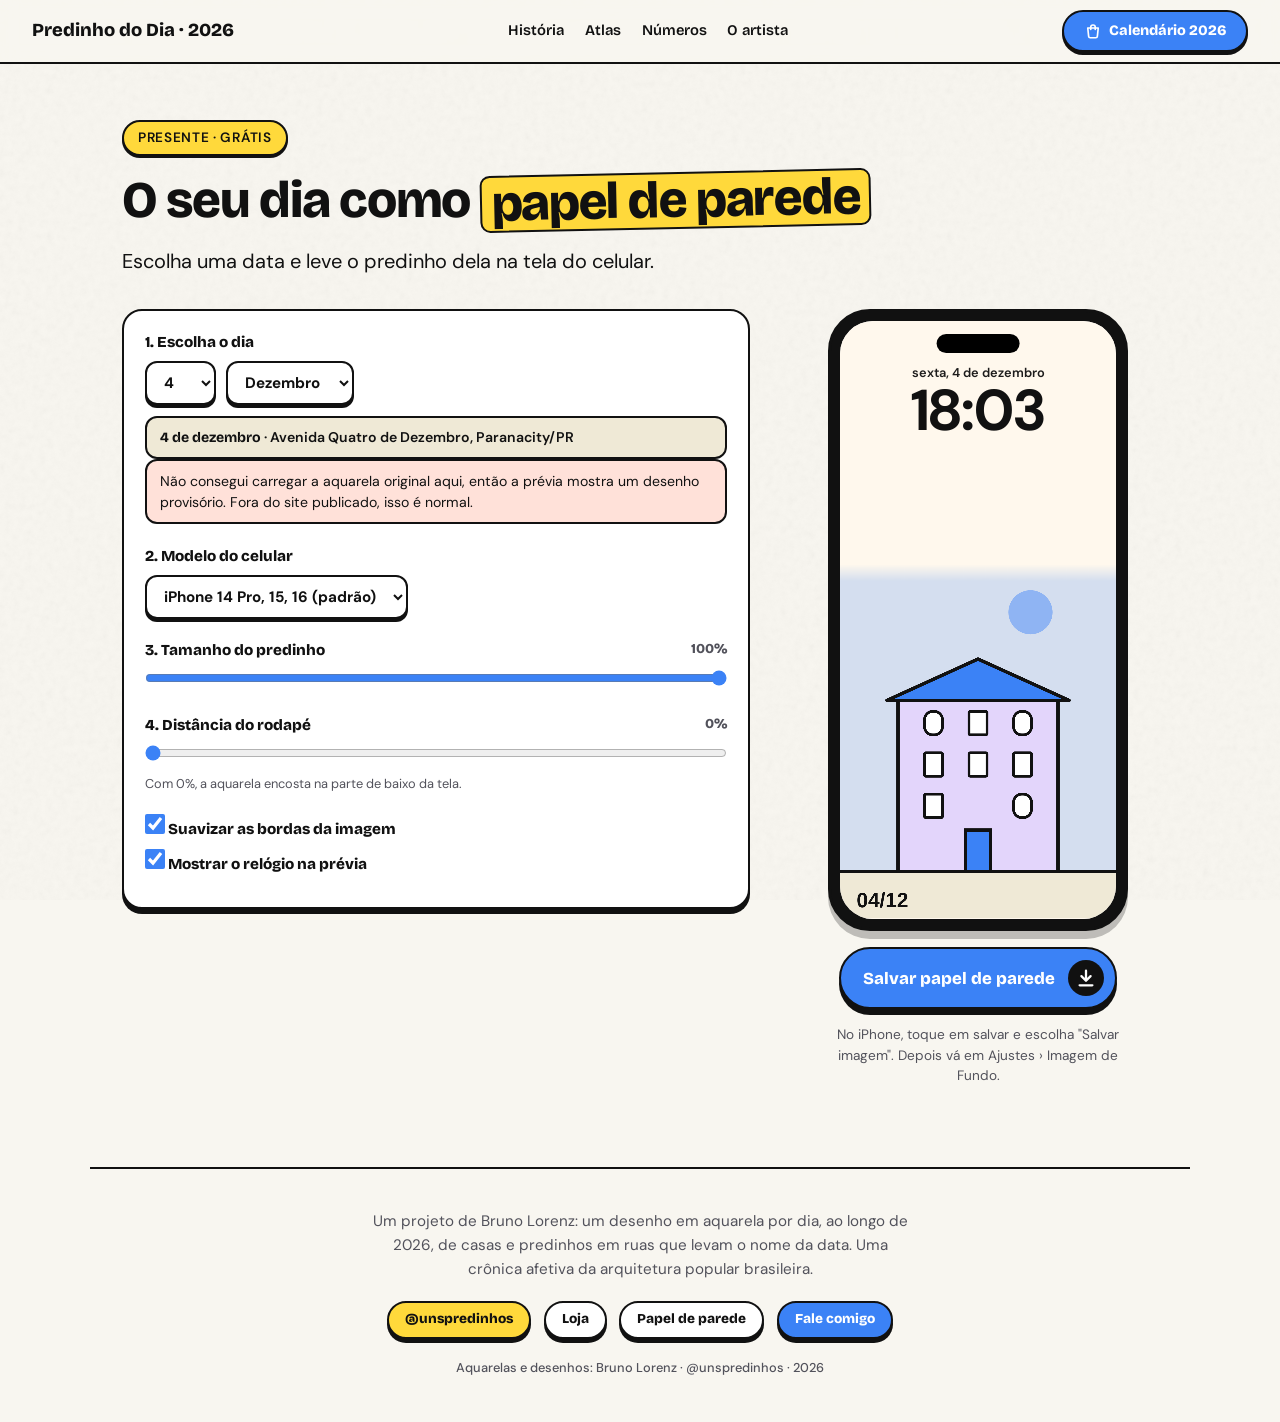
<file: papel-de-parede.html>
<!DOCTYPE html>
<html lang="pt-BR">
<head>
<meta charset="UTF-8">
<meta name="viewport" content="width=device-width, initial-scale=1.0">
<title>Papel de parede · Predinho do Dia</title>
<meta name="description" content="Transforme o predinho do seu dia em papel de parede para o celular.">
<link rel="icon" href="favicon.svg" type="image/svg+xml">
<link rel="icon" href="favicon-32.png" sizes="32x32" type="image/png">
<link rel="apple-touch-icon" href="apple-touch-icon.png">
<meta name="theme-color" content="#FFD93B">
<meta property="og:title" content="Papel de parede · Predinho do Dia">
<meta property="og:image" content="https://brunolorenz.github.io/unspredinhos/img/capa.png">
<meta property="og:image:width" content="1200"><meta property="og:image:height" content="630">
<meta name="twitter:card" content="summary_large_image">
<link rel="preconnect" href="https://fonts.googleapis.com">
<link rel="preconnect" href="https://fonts.gstatic.com" crossorigin>
<link href="https://fonts.googleapis.com/css2?family=Bricolage+Grotesque:opsz,wght@12..96,600;12..96,800&family=DM+Sans:wght@400;500;600;700&display=swap" rel="stylesheet">
<link rel="stylesheet" href="css/site.css">
<style>
  .page-hero{padding-top:clamp(2.2rem,5vw,3.5rem)}
  h1{font-size:clamp(2rem,4.4vw,3.2rem)}
  .gerador{display:grid;grid-template-columns:1fr minmax(260px,360px);gap:clamp(1.5rem,4vw,3rem);align-items:start;margin-top:2rem}
  .painel{padding:1.3rem 1.3rem 1.5rem;display:flex;flex-direction:column;gap:1.3rem}
  .campo > label,.campo > .rot{display:block;font-family:'Bricolage Grotesque',sans-serif;font-weight:800;font-size:.95rem;margin-bottom:.45rem}
  .campo small{display:block;font-size:.8rem;color:var(--mudo);margin-top:.35rem}
  .linha{display:flex;gap:.6rem;flex-wrap:wrap;align-items:center}
  select,.arquivo{font:inherit;font-weight:700;font-size:.95rem;padding:.55rem .85rem;border:2.5px solid var(--tinta);border-radius:12px;background:#fff;box-shadow:0 3px 0 var(--tinta);cursor:pointer;color:var(--tinta)}
  .arquivo input{display:none}
  .ou{font-size:.85rem;font-weight:600;color:var(--mudo)}
  input[type=range]{width:100%;accent-color:var(--azul)}
  .valor{font-family:'Bricolage Grotesque',sans-serif;font-weight:800;font-size:.85rem;color:var(--mudo);float:right}
  .cores{display:flex;gap:.6rem;align-items:center;flex-wrap:wrap}
  .amostra{width:44px;height:44px;border-radius:12px;border:2.5px solid var(--tinta);box-shadow:0 3px 0 var(--tinta)}
  input[type=color]{width:44px;height:44px;border:2.5px solid var(--tinta);border-radius:12px;padding:2px;background:#fff;cursor:pointer;box-shadow:0 3px 0 var(--tinta)}
  .check{display:flex;gap:.55rem;align-items:center;font-weight:600;font-size:.95rem;cursor:pointer}
  .check input{width:20px;height:20px;accent-color:var(--azul)}
  .info-dia{background:var(--tom);border:2px solid var(--tinta);border-radius:12px;padding:.55rem .8rem;font-size:.88rem;font-weight:600}
  .info-dia b{font-family:'Bricolage Grotesque',sans-serif}
  .aviso{background:#FFE1D9;border:2px solid var(--tinta);border-radius:12px;padding:.6rem .8rem;font-size:.88rem}

  /* Celular de prévia */
  .previa{position:sticky;top:calc(var(--nav-h) + 1rem);display:flex;flex-direction:column;align-items:center;gap:1rem}
  .celular{position:relative;width:100%;max-width:300px;border:3px solid var(--tinta);border-radius:42px;padding:9px;background:var(--tinta);box-shadow:0 8px 0 rgba(17,17,17,.25)}
  .tela{position:relative;border-radius:33px;overflow:hidden;background:#eee}
  .tela canvas,.tela img{display:block;width:100%;height:auto}
  .relogio{position:absolute;left:0;right:0;top:7%;text-align:center;color:#fff;pointer-events:none;text-shadow:0 1px 6px rgba(0,0,0,.25);mix-blend-mode:normal}
  .relogio small{display:block;font-weight:600;font-size:.8rem;opacity:.95}
  .relogio b{display:block;font-family:'DM Sans',system-ui,sans-serif;font-weight:700;font-size:3.6rem;line-height:1;letter-spacing:-.02em}
  .relogio.escuro{color:#111;text-shadow:none}
  .ilha{position:absolute;top:2.2%;left:50%;transform:translateX(-50%);width:30%;height:3.2%;background:#000;border-radius:99px}
  .previa .btn{justify-content:center}
  .dica{font-size:.85rem;color:var(--mudo);text-align:center;max-width:300px}
  #resultado{display:none}
  @media (max-width:760px){
    .gerador{grid-template-columns:1fr}
    .previa{position:static;order:-1}
    .celular{max-width:240px}
    .relogio b{font-size:2.8rem}
  }
</style>
</head>
<body>
<div id="nav"></div>

<main class="page-hero wrap">
  <span class="sticker">Presente · grátis</span>
  <h1>O seu dia como <span>papel de parede</span></h1>
  <p class="lead">Escolha uma data e leve o predinho dela na tela do celular.</p>

  <div class="gerador">
    <div class="card painel">
      <div class="campo">
        <span class="rot">1. Escolha o dia</span>
        <div class="linha">
          <select id="sel-dia" aria-label="Dia"></select>
          <select id="sel-mes" aria-label="Mês"></select>
        </div>
        <div class="info-dia" id="info-dia" style="margin-top:.7rem"></div>
        <div class="aviso" id="aviso" hidden></div>
      </div>

      <div class="campo">
        <label for="sel-tela">2. Modelo do celular</label>
        <select id="sel-tela">
          <option value="1179x2556">iPhone 14 Pro, 15, 16 (padrão)</option>
          <option value="1290x2796">iPhone Pro Max / Plus</option>
          <option value="1170x2532">iPhone 12, 13, 14</option>
          <option value="1080x2340">iPhone mini / SE grande</option>
          <option value="1080x2400">Android (a maioria)</option>
          <option value="1440x3200">Android com tela grande</option>
        </select>
      </div>

      <div class="campo">
        <label for="tam">3. Tamanho do predinho <span class="valor" id="tam-v"></span></label>
        <input type="range" id="tam" min="50" max="100" value="100">
      </div>

      <div class="campo">
        <label for="margem">4. Distância do rodapé <span class="valor" id="margem-v"></span></label>
        <input type="range" id="margem" min="0" max="25" value="0">
        <small>Com 0%, a aquarela encosta na parte de baixo da tela.</small>
      </div>

      <div class="campo">
        <label class="check"><input type="checkbox" id="suave" checked> Suavizar as bordas da imagem</label>
        <label class="check" style="margin-top:.5rem"><input type="checkbox" id="relogio" checked> Mostrar o relógio na prévia</label>
      </div>
    </div>

    <div class="previa">
      <div class="celular">
        <div class="tela">
          <canvas id="tela" aria-label="Prévia do papel de parede"></canvas>
          <div class="ilha"></div>
          <div class="relogio" id="relogio-prev"><small id="rel-data"></small><b id="rel-hora">9:41</b></div>
        </div>
      </div>
      <button class="btn" id="salvar" type="button">Salvar papel de parede <svg viewBox="0 0 24 24" fill="none"><path d="M12 4v11M7 10l5 5 5-5M5 20h14" stroke="#fff" stroke-width="2.5" stroke-linecap="round" stroke-linejoin="round"/></svg></button>
      <p class="dica" id="dica">No iPhone, toque em salvar e escolha "Salvar imagem". Depois vá em Ajustes › Imagem de Fundo.</p>
      <img id="resultado" alt="Papel de parede pronto: toque e segure para salvar">
    </div>
  </div>
</main>

<div id="rodape"></div>

<script src="js/data.js"></script>
<script src="js/common.js"></script>
<script>
montarMoldura('');
const cv = document.getElementById('tela'), ctx = cv.getContext('2d');
const $ = id => document.getElementById(id);
const FUNDO = '#FFF8ED';   // cor de fundo fixa de todos os papéis de parede
let imagem = null, atual = null, origem = 'dia';

/* ── seletor de data ── */
$('sel-dia').innerHTML = Array.from({length:31},(_,i)=>`<option value="${i+1}">${i+1}</option>`).join('');
$('sel-mes').innerHTML = MESES_T.map((m,i)=>`<option value="${i+1}">${m}</option>`).join('');
{
  const k = location.hash.slice(1), h = new Date();
  const [d,m] = BY[k] ? k.split('-') : [h.getDate(), h.getMonth()+1];
  $('sel-dia').value = d; $('sel-mes').value = m;
}

/* ── carregar a imagem ── */
function carregar(src, usarCors){
  return new Promise((ok, erro) => {
    const im = new Image();
    if(usarCors) im.crossOrigin = 'anonymous';
    im.onload = () => ok(im); im.onerror = erro; im.src = src;
  });
}
async function imagemDoDia(p){
  // 1º tenta a aquarela do Drive; se não der, usa o desenho provisório (só para a prévia)
  if(p.img){
    try { return {im: await carregar(imgURL(p, 1600), true), real:true}; } catch(e){}
  }
  const svg = predinhoSVG(p).replace('preserveAspectRatio="xMidYMax slice"','').replace('<svg ','<svg width="996" height="1280" ');
  const url = URL.createObjectURL(new Blob([svg], {type:'image/svg+xml'}));
  return {im: await carregar(url, false), real:false};
}
async function escolherDia(){
  origem = 'dia';
  const p = BY[`${$('sel-dia').value}-${$('sel-mes').value}`];
  atual = p;
  if(!p){ $('info-dia').innerHTML = 'Esse dia não tem predinho. Escolha outra data.'; imagem = null; desenhar(); return; }
  $('info-dia').innerHTML = `<b>${dataExtenso(p)}</b> · ${p.rua}, ${p.cidade}/${p.uf}`;
  history.replaceState(null, '', '#'+p.key);
  const r = await imagemDoDia(p);
  if(atual !== p) return;
  imagem = r.im;
  $('aviso').hidden = r.real;
  $('aviso').textContent = 'Não consegui carregar a aquarela original aqui, então a prévia mostra um desenho provisório. Fora do site publicado, isso é normal.';
  desenhar();
}
$('sel-dia').onchange = $('sel-mes').onchange = escolherDia;
/* ── desenho ── */
function hexRgb(h){ const n = parseInt(h.slice(1),16); return [n>>16&255, n>>8&255, n&255]; }
function claro(h){ const [r,g,b] = hexRgb(h); return (0.299*r + 0.587*g + 0.114*b) > 150; }

function desenhar(){
  const [W,H] = $('sel-tela').value.split('x').map(Number);
  cv.width = W; cv.height = H;
  const fundo = FUNDO;
  ctx.fillStyle = fundo; ctx.fillRect(0,0,W,H);
  const tam = +$('tam').value, mg = +$('margem').value;
  $('tam-v').textContent = tam+'%'; $('margem-v').textContent = mg+'%';
  if(imagem){
    const iw = W * tam/100, ih = iw * imagem.height / imagem.width;
    const x = (W - iw)/2, y = H - ih - H*mg/100;
    ctx.drawImage(imagem, x, y, iw, ih);
    if($('suave').checked){
      // degradê da cor de fundo sobre as bordas, para a imagem "sumir" no fundo
      const f = Math.max(iw*.06, 24), [r,g,b] = hexRgb(fundo), cor = a => `rgba(${r},${g},${b},${a})`;
      const faixa = (x0,y0,x1,y1,rx,ry,rw,rh) => { const gr = ctx.createLinearGradient(x0,y0,x1,y1); gr.addColorStop(0,cor(1)); gr.addColorStop(1,cor(0)); ctx.fillStyle = gr; ctx.fillRect(rx,ry,rw,rh); };
      faixa(0,y,0,y+f, x,y,iw,f);                                   // topo
      if(tam < 100){ faixa(x,0,x+f,0, x,y,f,ih); faixa(x+iw,0,x+iw-f,0, x+iw-f,y,f,ih); }   // laterais
      if(mg > 0) faixa(0,y+ih,0,y+ih-f, x,y+ih-f,iw,f);             // base
    }
  }
  // relógio da prévia (não vai para a imagem final)
  const rel = $('relogio-prev');
  rel.style.display = $('relogio').checked ? '' : 'none';
  rel.classList.toggle('escuro', claro(fundo));
  const h = new Date();
  $('rel-hora').textContent = h.getHours() + ':' + pad(h.getMinutes());
  $('rel-data').textContent = SEMANA[h.getDay()].replace('-feira','') + ', ' + h.getDate() + ' de ' + MESES[h.getMonth()];
}
['sel-tela','tam','margem','suave','relogio'].forEach(id => $(id).addEventListener('input', desenhar));

/* ── salvar ── */
$('salvar').onclick = () => {
  let nome = 'papel-de-parede-predinho';
  if(origem==='dia' && atual) nome += '-' + pad(atual.d) + '-' + pad(atual.m);
  let ok = true;
  try { cv.toBlob(async blob => {
    if(!blob){ return falhou(); }
    const arq = new File([blob], nome + '.png', {type:'image/png'});
    // no celular, a folha de compartilhamento tem "Salvar imagem" direto nas Fotos
    if(navigator.canShare && navigator.canShare({files:[arq]})){
      try { await navigator.share({files:[arq], title:'Papel de parede · Predinho do Dia'}); return; } catch(e){ if(e.name==='AbortError') return; }
    }
    const url = URL.createObjectURL(blob);
    const a = document.createElement('a'); a.href = url; a.download = nome + '.png';
    document.body.appendChild(a); a.click(); a.remove();
    // plano B: mostra a imagem pronta para tocar e segurar
    const r = $('resultado'); r.src = url; r.style.display = 'block'; r.style.maxWidth = '300px'; r.style.borderRadius = '20px'; r.style.border = '2.5px solid #111';
    $('dica').textContent = 'Se o download não começou, toque e segure a imagem abaixo para salvá-la.';
  }, 'image/png'); } catch(e){ falhou(); }
  function falhou(){ $('dica').textContent = 'Não foi possível gerar o arquivo com esta imagem. Tente de novo em alguns instantes.'; }
};

addEventListener('hashchange', () => { const k = location.hash.slice(1); if(BY[k]){ const [d,m] = k.split('-'); $('sel-dia').value = d; $('sel-mes').value = m; escolherDia(); } });
(document.fonts ? document.fonts.ready : Promise.resolve()).then(escolherDia);
</script>
</body>
</html>
</file>
<file: css/site.css>
/* ═════════ Uns Predinhos · sistema visual (o mesmo da index do mapa) ═════════ */
:root{
  --fundo:#F8F6F0; --papel:#FFFFFF; --tinta:#111111; --azul:#3B82F6; --sol:#FFD93B;
  --mudo:#52525B; --tom:#EFE9D6; --coral:#FF7A59; --menta:#34D399; --lilas:#A78BFA;
  --wrap:1100px; --nav-h:64px;
}
*{margin:0;padding:0;box-sizing:border-box}
html{scroll-behavior:smooth;-webkit-font-smoothing:antialiased;scroll-padding-top:5rem}
body{background:var(--fundo);color:var(--tinta);font-family:'DM Sans',system-ui,sans-serif;line-height:1.5;overflow-x:hidden;padding-top:var(--nav-h)}
body::before{content:'';position:fixed;inset:0;z-index:-1;pointer-events:none;opacity:.07;
  background-image:url("data:image/svg+xml,%3Csvg viewBox='0 0 200 200' xmlns='http://www.w3.org/2000/svg'%3E%3Cfilter id='n'%3E%3CfeTurbulence type='fractalNoise' baseFrequency='0.65' numOctaves='3' stitchTiles='stitch'/%3E%3CfeColorMatrix type='saturate' values='0'/%3E%3C/filter%3E%3Crect width='100%25' height='100%25' filter='url(%23n)'/%3E%3C/svg%3E")}
::selection{background:var(--sol);color:var(--tinta)}
a:focus-visible,button:focus-visible,input:focus-visible,select:focus-visible{outline:3px solid var(--azul);outline-offset:3px}
img{max-width:100%}
.wrap{max-width:var(--wrap);margin:0 auto;padding:0 clamp(1.25rem,4vw,2rem)}

.sticker{display:inline-block;padding:6px 14px;background:var(--sol);border:2px solid var(--tinta);border-radius:999px;font-weight:600;font-size:.85rem;text-transform:uppercase;letter-spacing:.05em;box-shadow:0 2px 0 var(--tinta)}
.sticker--branco{background:#fff}

/* Nav */
.nav{position:fixed;top:0;left:0;right:0;z-index:100;height:var(--nav-h);display:flex;align-items:center;justify-content:space-between;gap:1rem;padding:0 clamp(1rem,4vw,2rem);background:rgba(248,246,240,.95);backdrop-filter:blur(8px);border-bottom:2.5px solid var(--tinta)}
.nav__mark{font-family:'Bricolage Grotesque',sans-serif;font-weight:800;font-size:1.15rem;color:var(--tinta);text-decoration:none;white-space:nowrap}
.nav__links{display:flex;gap:1.3rem}
.nav__links a{font-family:'Bricolage Grotesque',sans-serif;font-weight:600;font-size:.92rem;color:var(--tinta);text-decoration:none;padding:.2rem 0;border-bottom:2.5px solid transparent}
.nav__links a:hover{color:var(--azul)}
.nav__links a.on{border-bottom-color:var(--tinta)}
.nav__cta{font-family:'Bricolage Grotesque',sans-serif;font-weight:800;font-size:.9rem;color:#fff;text-decoration:none;background:var(--azul);border:2px solid var(--tinta);border-radius:100px;padding:.5rem 1.2rem;box-shadow:0 3px 0 var(--tinta);transition:all .1s;white-space:nowrap}
.nav__cta{display:inline-flex;align-items:center;gap:.45rem}
.ic-compra{width:18px;height:18px;flex:none}
.btn-compra{display:flex;align-items:center;justify-content:center;gap:.6rem;width:100%;font-family:'Bricolage Grotesque',sans-serif;font-weight:800;font-size:1.1rem;line-height:1.15;color:#fff;background:var(--azul);text-decoration:none;padding:.85rem 1.2rem;border:2.5px solid var(--tinta);border-radius:16px;box-shadow:0 5px 0 var(--tinta);transition:all .12s}
.btn-compra:hover{transform:translateY(2px);box-shadow:0 3px 0 var(--tinta)}
.btn-compra .ic-compra{width:24px;height:24px}
.btn-compra small{display:block;font-family:'DM Sans',sans-serif;font-weight:600;font-size:.78rem;opacity:.9}
.nav__cta:hover{transform:translateY(2px);box-shadow:0 1px 0 var(--tinta)}
@media (max-width:767px){
  .nav__cta{display:none}
  .nav__links{gap:.8rem}
  .nav__links a{font-size:.82rem}
  .nav__mark{font-size:1rem}
}
@media (max-width:560px){ .nav__mark span{display:none} }
@media (max-width:400px){ .nav__mark{display:none} .nav{justify-content:center} }

/* Tipografia */
h1{font-family:'Bricolage Grotesque',sans-serif;font-weight:800;font-size:clamp(2.3rem,6vw,4.4rem);line-height:1.04;letter-spacing:-.025em;margin:1rem 0 1rem}
h1 span,h2 em{white-space:nowrap;background:var(--sol);padding:0 .18em;border-radius:10px;display:inline-block;transform:rotate(-1.2deg);border:2.5px solid var(--tinta);font-style:normal}
h2{font-family:'Bricolage Grotesque',sans-serif;font-weight:800;font-size:clamp(1.7rem,3.6vw,2.6rem);line-height:1.08;letter-spacing:-.015em;margin:.9rem 0 1rem}
h3{font-family:'Bricolage Grotesque',sans-serif;font-weight:800;font-size:1.25rem;line-height:1.2}
.lead{font-size:clamp(1.08rem,1.6vw,1.25rem);line-height:1.55;max-width:56ch}
.mudo{color:var(--mudo)}
.serif{font-family:'Lora',serif;font-style:italic}
p + p{margin-top:.9rem}

/* Cards e botões */
.card{background:var(--papel);border:2.5px solid var(--tinta);border-radius:20px;box-shadow:0 5px 0 var(--tinta)}
.btn{display:inline-flex;align-items:center;gap:.8rem;font-family:'Bricolage Grotesque',sans-serif;font-weight:800;font-size:1.05rem;color:#fff;background:var(--azul);text-decoration:none;padding:.7rem .7rem .7rem 1.4rem;border-radius:99px;border:2.5px solid var(--tinta);box-shadow:0 6px 0 var(--tinta);transition:all .15s ease;cursor:pointer}
.btn svg{width:36px;height:36px;padding:7px;background:var(--tinta);border-radius:50%;transition:transform .2s;flex:none}
.btn:hover{transform:translateY(3px);box-shadow:0 3px 0 var(--tinta)}
.btn:hover svg{transform:translateX(4px)}
.btn--claro{background:#fff;color:var(--tinta)}
.btn--claro svg{background:var(--sol)}
.btn--claro svg path{stroke:var(--tinta)}
.btn--sm{display:inline-flex;align-items:center;gap:.5rem;font-family:'Bricolage Grotesque',sans-serif;font-weight:800;font-size:.85rem;line-height:1.1;color:#fff;background:var(--azul);text-decoration:none;padding:.6rem 1rem;border:2.5px solid var(--tinta);border-radius:99px;box-shadow:0 4px 0 var(--tinta);transition:all .12s;cursor:pointer}
.btn--sm:hover{transform:translateY(2px);box-shadow:0 2px 0 var(--tinta)}
.btn--sm svg{width:15px;height:15px;flex:none}
.btn--branco{background:#fff;color:var(--tinta)}
.btn--sol{background:var(--sol);color:var(--tinta)}
.chip{flex:0 0 auto;font-family:'Bricolage Grotesque',sans-serif;font-weight:800;font-size:.85rem;padding:.45rem 1rem;border:2px solid var(--tinta);border-radius:99px;background:#fff;color:var(--tinta);box-shadow:0 3px 0 var(--tinta);cursor:pointer;transition:all .12s;white-space:nowrap}
.chip:hover{transform:translateY(1px);box-shadow:0 2px 0 var(--tinta)}
.chip.active{background:var(--tinta);color:#fff}

/* Seções */
.secao{padding-top:clamp(3.5rem,8vw,6rem)}
.secao__topo{max-width:720px;margin-bottom:2rem}

/* Imagem de predinho: desenho-provisório por baixo, aquarela real por cima */
.pic{position:relative;overflow:hidden;background:var(--tom);aspect-ratio:996/1280;display:block}
.pic > svg{position:absolute;inset:0;width:100%;height:100%}
.pic > img{position:absolute;inset:0;width:100%;height:100%;object-fit:cover;opacity:0;transition:opacity .4s}
.pic.ok > img{opacity:1}

/* Rodapé */
.rodape{text-align:center;padding:2.5rem 0 2.8rem;font-weight:600;border-top:2.5px solid var(--tinta);margin-top:5rem}
.rodape .desc{font-weight:400;font-size:.95rem;color:var(--mudo);line-height:1.6;max-width:540px;margin:0 auto 1.2rem}
.rodape__links{display:flex;gap:.8rem;justify-content:center;flex-wrap:wrap}
.rodape .credit{margin-top:1.2rem;font-size:.8rem;font-weight:500;color:var(--mudo)}

/* Tooltip */
.tip{display:none;position:fixed;z-index:200;background:#fff;border:2px solid var(--tinta);border-radius:10px;padding:.45rem .7rem;font-size:.8rem;pointer-events:none;max-width:230px;line-height:1.35;box-shadow:2px 3px 0 var(--tinta)}
.tip strong{font-family:'Bricolage Grotesque',sans-serif;font-weight:800;font-size:.95rem;display:block}
.tip span{color:var(--mudo)}

@media (prefers-reduced-motion:reduce){
  *{animation-duration:.01ms!important;animation-iteration-count:1!important;transition-duration:.01ms!important;scroll-behavior:auto!important}
}
</file>
